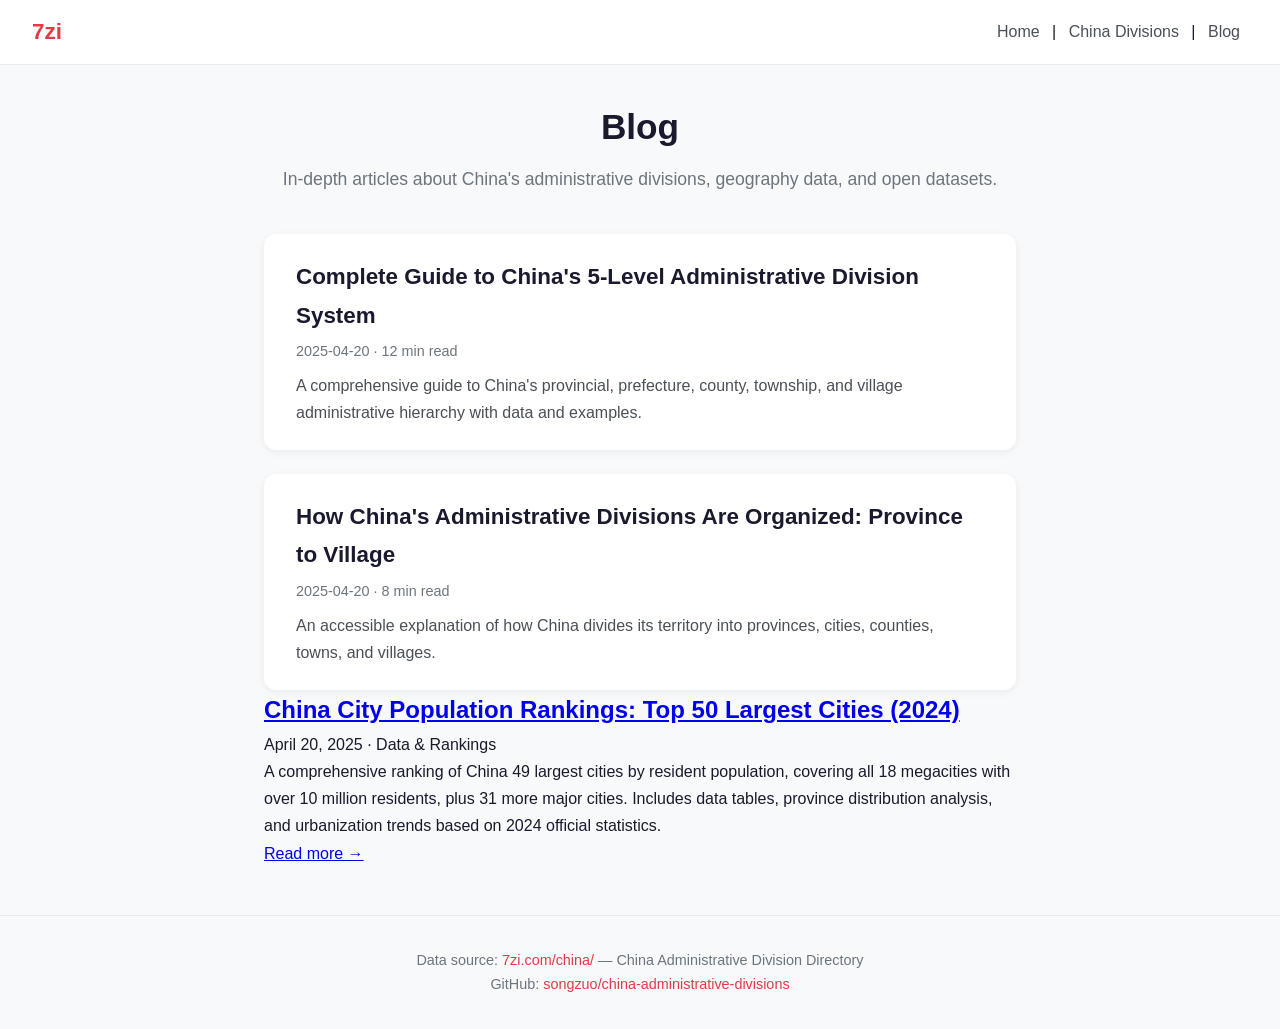
<file: index.html>
<!DOCTYPE html>
<html lang="en">
<head>
  <meta charset="UTF-8">
  <meta name="viewport" content="width=device-width, initial-scale=1.0">
  <title>Blog - China Administrative Divisions | 7zi</title>
  <meta name="description" content="Articles about China's administrative division system, geography data, and open datasets.">
  <link rel="canonical" href="https://7zi.com/blog/">
  <meta property="og:title" content="Blog - China Administrative Divisions">
  <meta property="og:description" content="Articles about China's administrative division system, geography data, and open datasets.">
  <meta property="og:type" content="website">
  <meta property="og:url" content="https://7zi.com/blog/">
  <link rel="stylesheet" href="./style.css">
</head>
<body>
  <nav>
    <div class="nav-brand"><a href="https://7zi.com/">7zi</a></div>
    <div class="nav-links">
      <a href="https://7zi.com/">Home</a> | <a href="https://7zi.com/china/">China Divisions</a> | <a href="./index.html">Blog</a>
    </div>
  </nav>
  <main>
    <header class="page-header">
      <h1>Blog</h1>
      <p>In-depth articles about China's administrative divisions, geography data, and open datasets.</p>
    </header>
    <section class="articles">
      
      <article class="card">
        <h2><a href="china-administrative-divisions-guide.html">Complete Guide to China's 5-Level Administrative Division System</a></h2>
        <p class="meta">2025-04-20 &middot; 12 min read</p>
        <p>A comprehensive guide to China's provincial, prefecture, county, township, and village administrative hierarchy with data and examples.</p>
      </article>
      <article class="card">
        <h2><a href="china-admin-divisions-explained.html">How China's Administrative Divisions Are Organized: Province to Village</a></h2>
        <p class="meta">2025-04-20 &middot; 8 min read</p>
        <p>An accessible explanation of how China divides its territory into provinces, cities, counties, towns, and villages.</p>
      </article>
    </section>
  
  <article>
    <h2><a href="china-city-population-rankings.html">China City Population Rankings: Top 50 Largest Cities (2024)</a></h2>
    <p class="meta">April 20, 2025 &middot; Data &amp; Rankings</p>
    <p>A comprehensive ranking of China 49 largest cities by resident population, covering all 18 megacities with over 10 million residents, plus 31 more major cities. Includes data tables, province distribution analysis, and urbanization trends based on 2024 official statistics.</p>
    <p><a href="china-city-population-rankings.html">Read more &rarr;</a></p>
  </article>

  </main>
  <footer>
    <p>Data source: <a href="https://7zi.com/china/">7zi.com/china/</a> — China Administrative Division Directory</p>
    <p>GitHub: <a href="https://github.com/songzuo/china-administrative-divisions">songzuo/china-administrative-divisions</a></p>
  </footer>
</body>
</html>
</file>
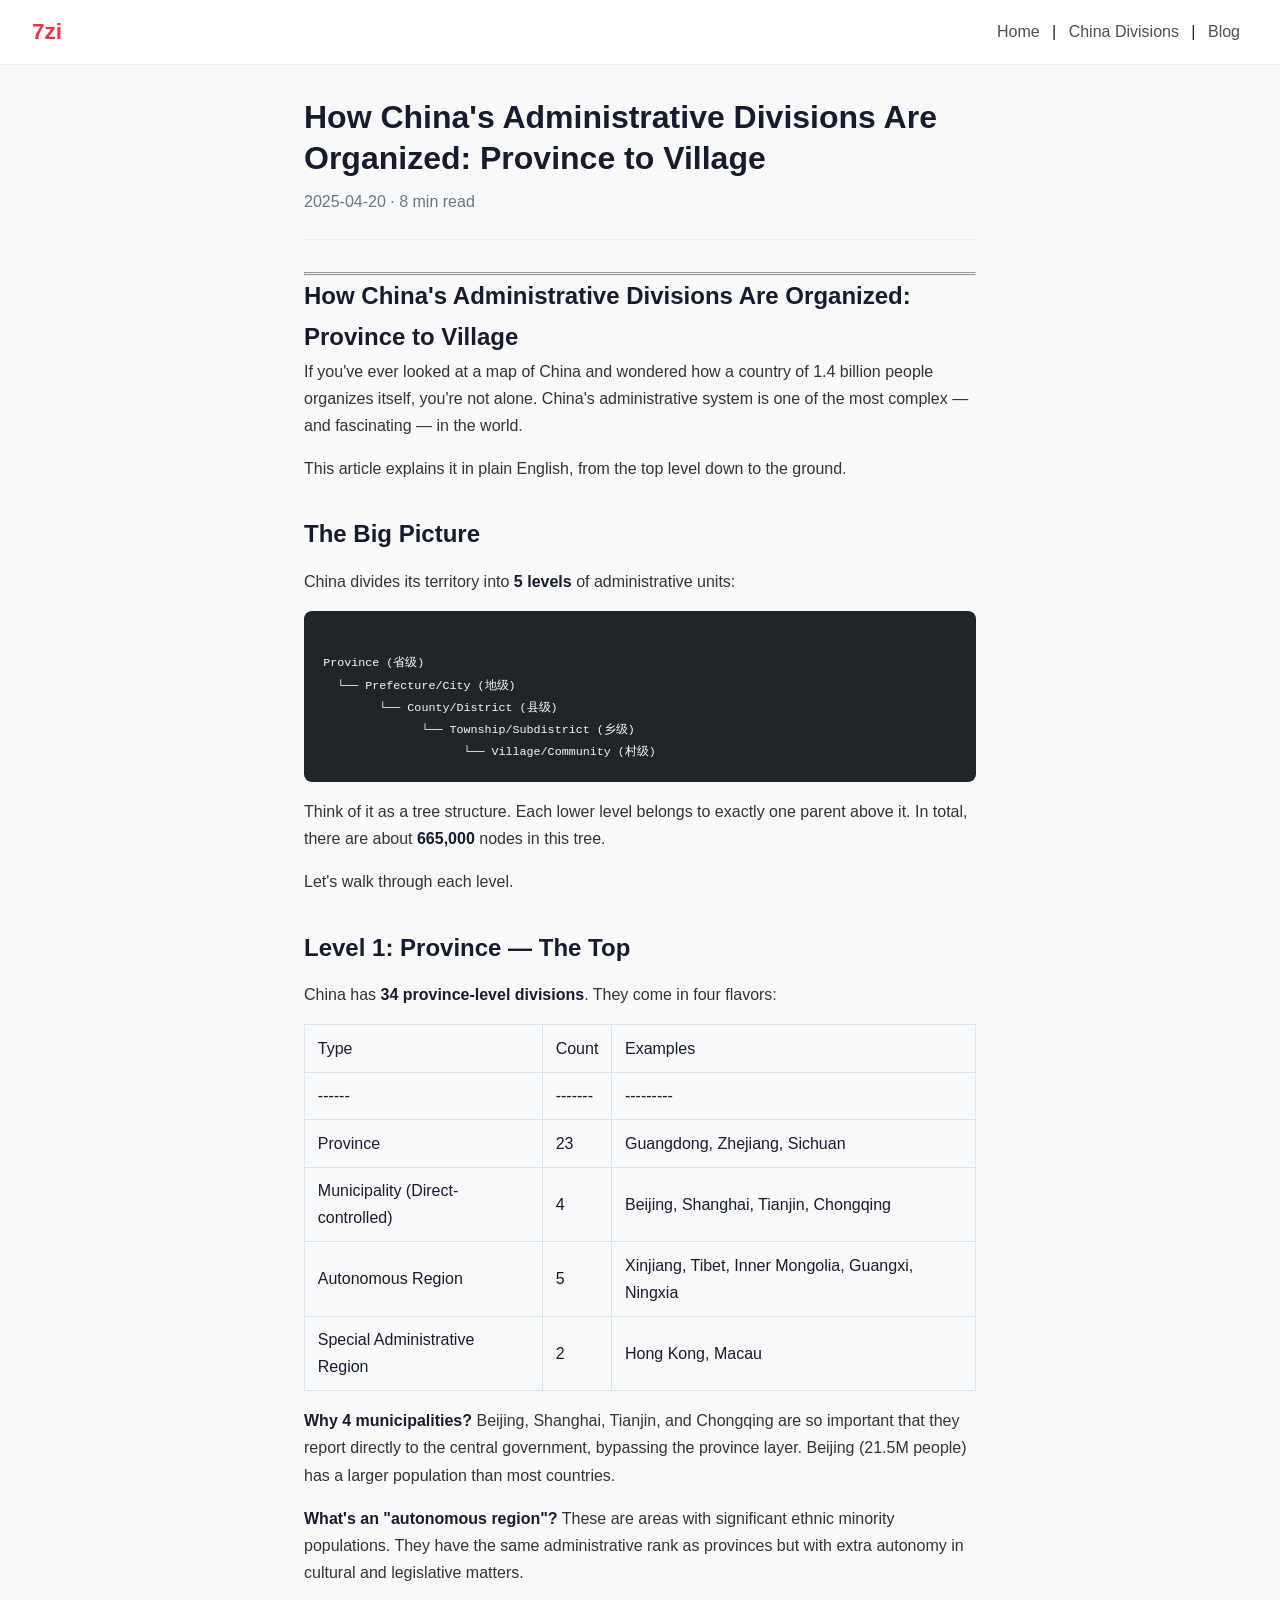
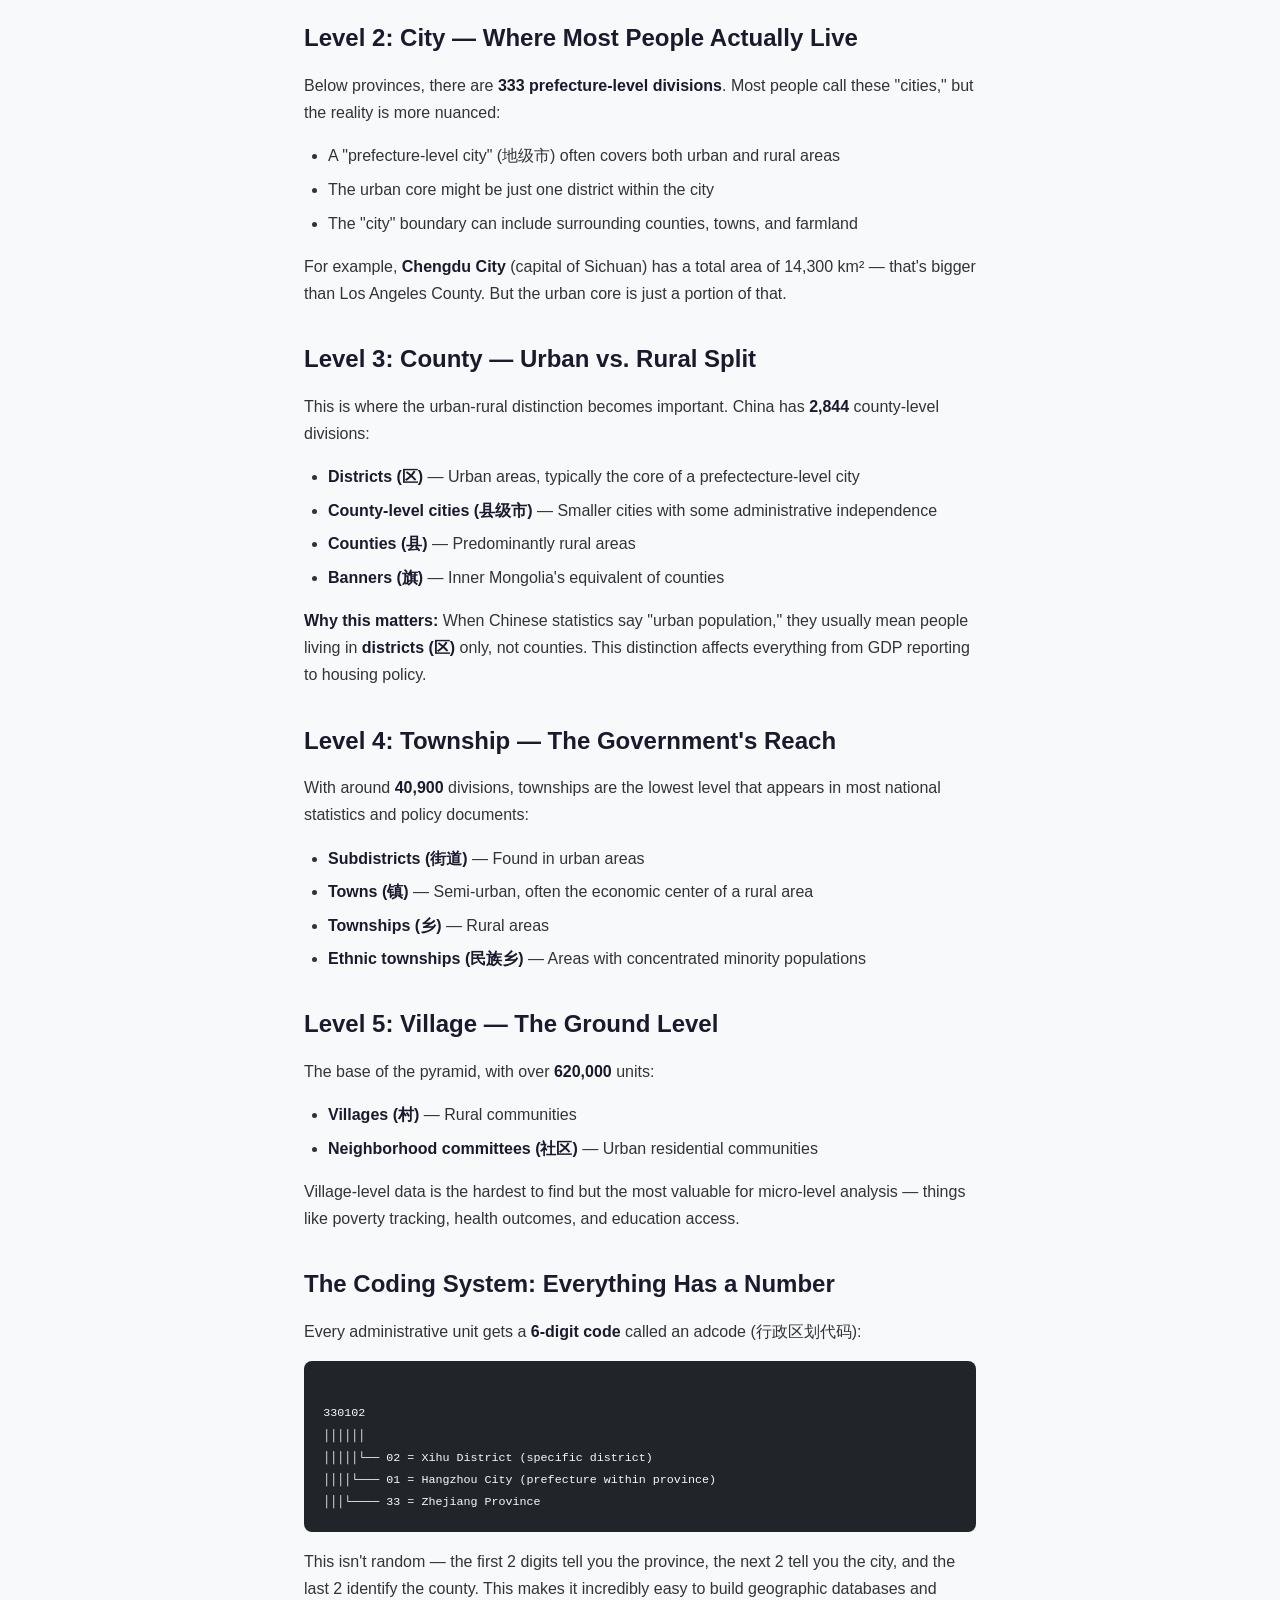
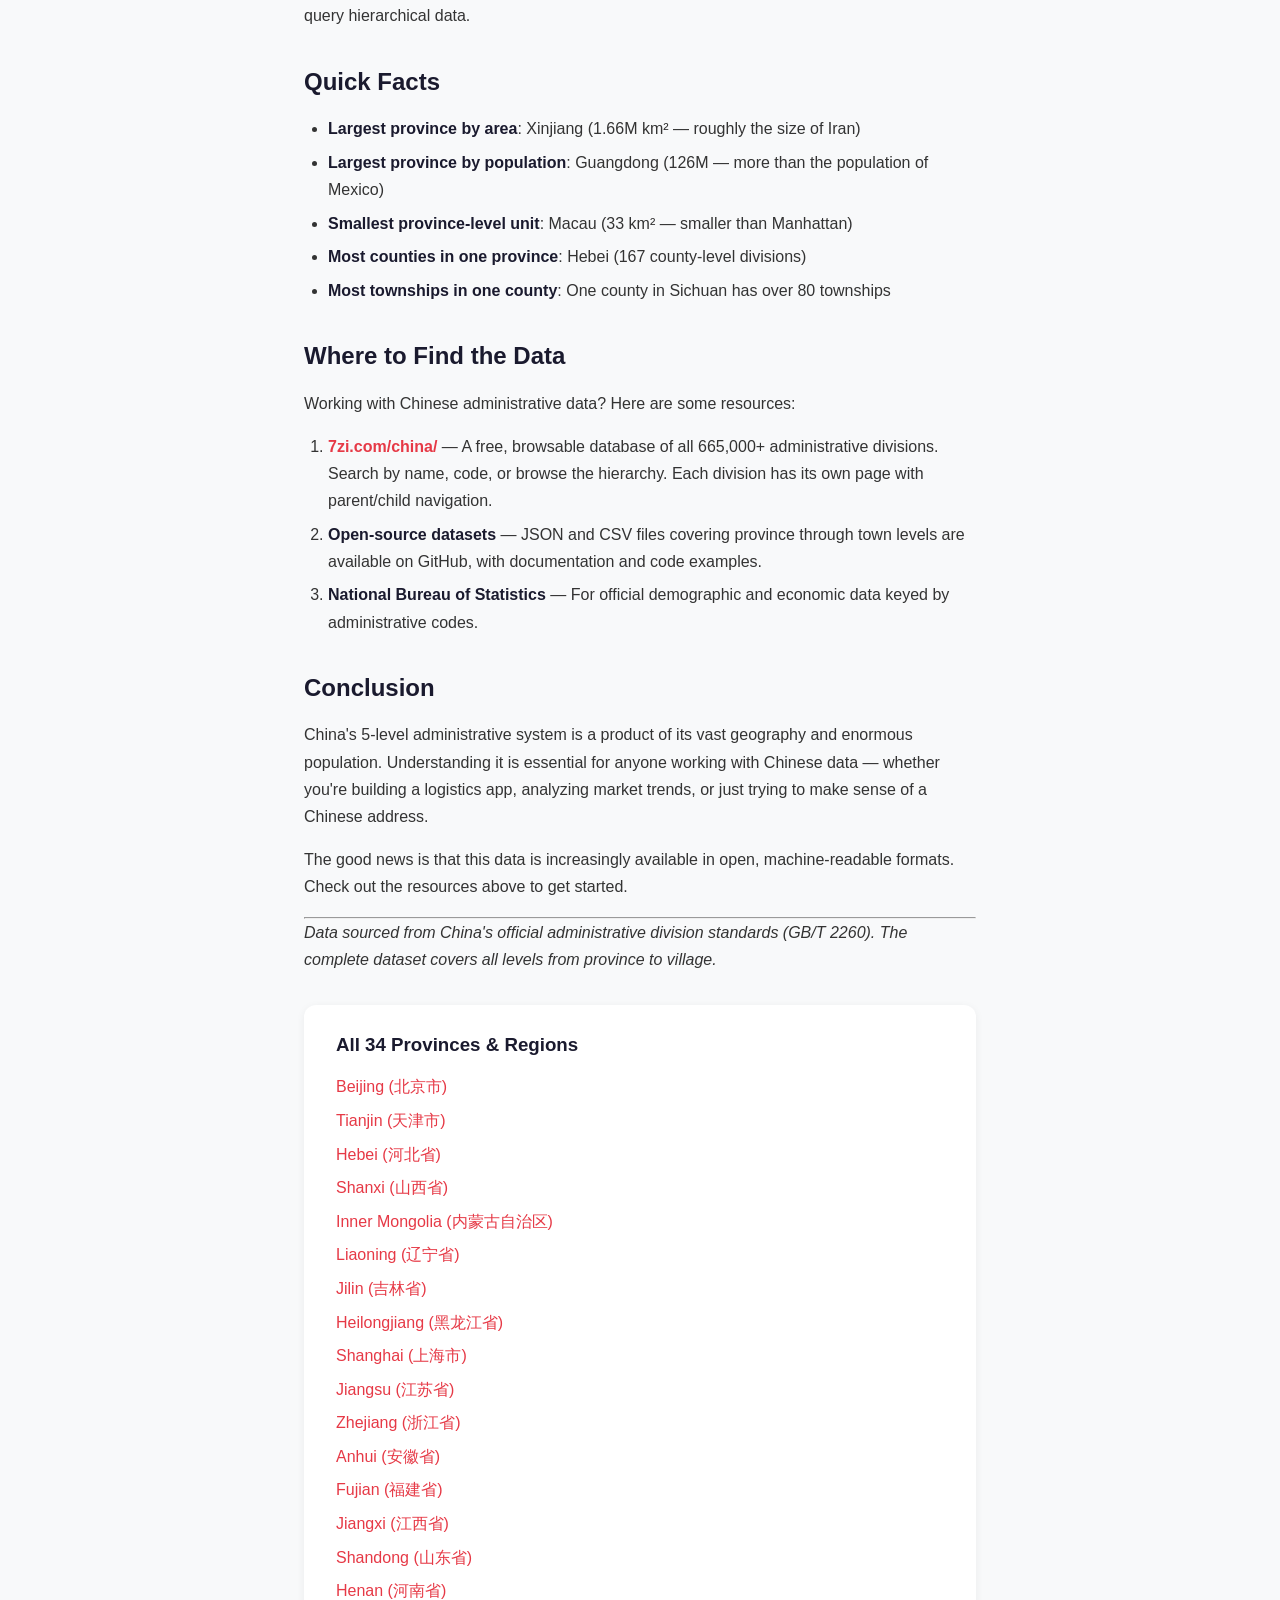
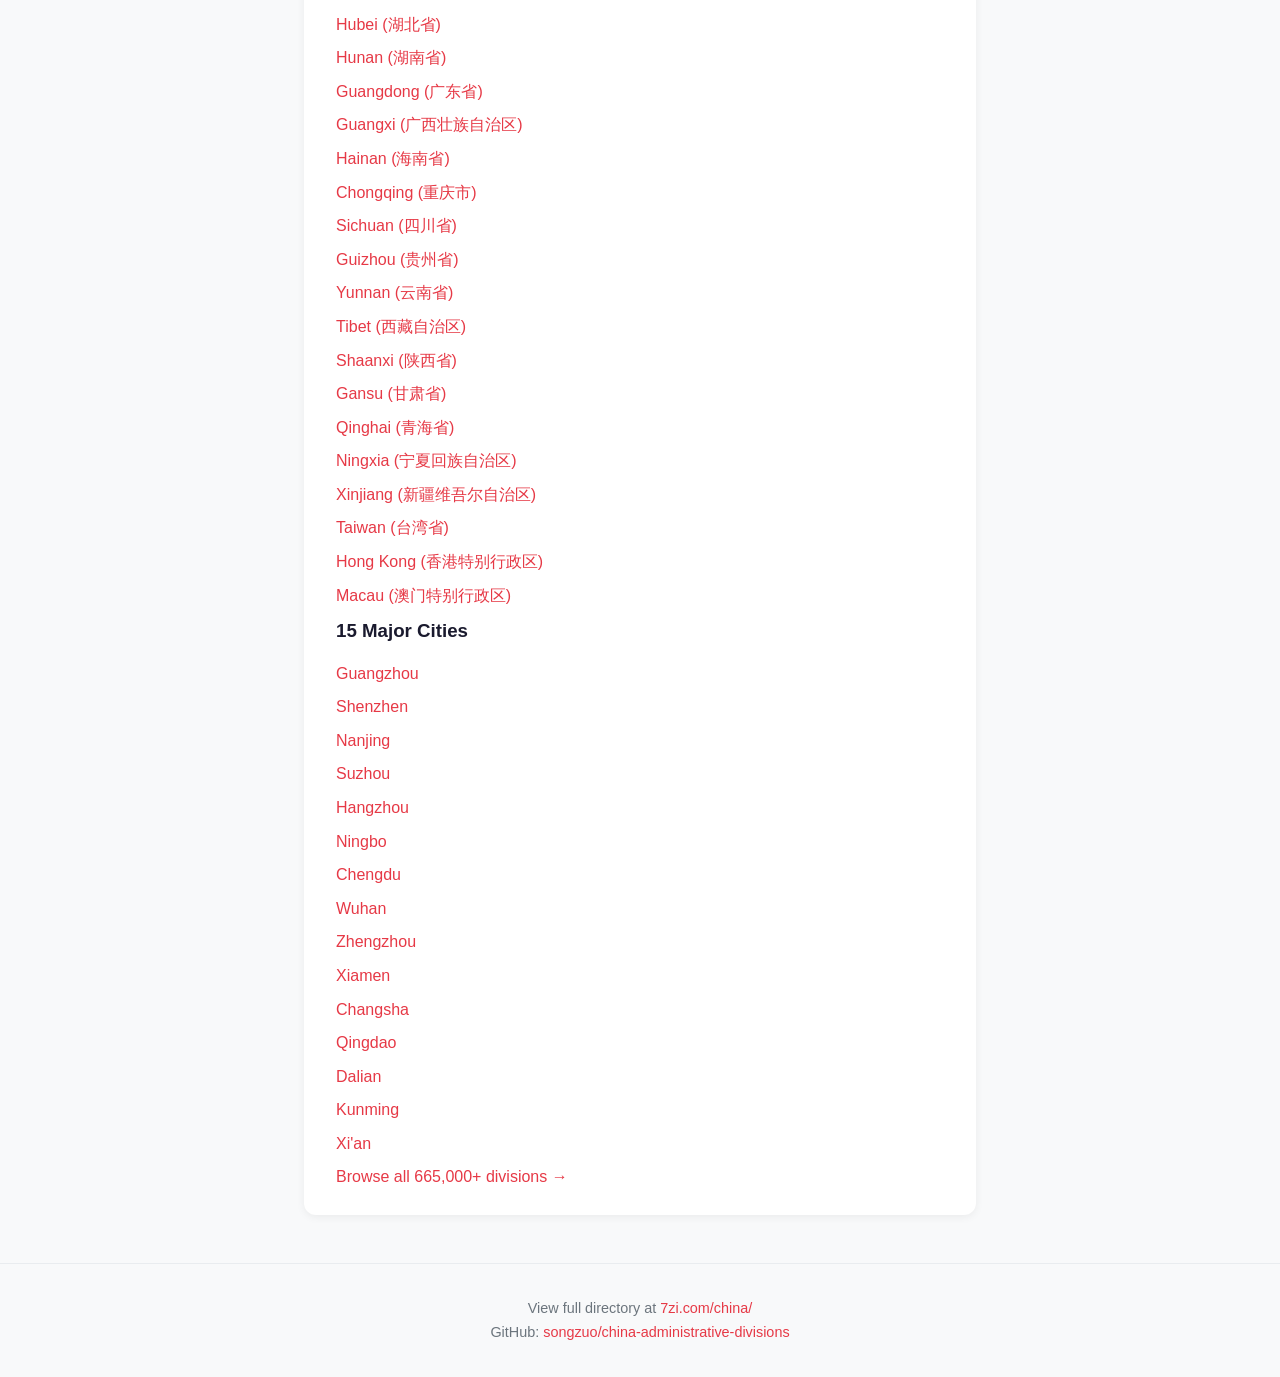
<file: china-admin-divisions-explained.html>
<!DOCTYPE html>
<html lang="en">
<head>
  <meta charset="UTF-8">
  <meta name="viewport" content="width=device-width, initial-scale=1.0">
  <title>How China's Administrative Divisions Are Organized: Province to Village | 7zi Blog</title>
  <meta name="description" content="An accessible explanation of how China divides its territory into provinces, cities, counties, towns, and villages.">
  <link rel="canonical" href="https://songzuo.github.io/china-admin-divisions-explained.html">
  <meta property="og:title" content="How China's Administrative Divisions Are Organized: Province to Village">
  <meta property="og:description" content="An accessible explanation of how China divides its territory into provinces, cities, counties, towns, and villages.">
  <meta property="og:type" content="article">
  <meta property="og:url" content="https://songzuo.github.io/china-admin-divisions-explained.html">
  <script type="application/ld+json">{
  "@context": "https://schema.org",
  "@type": "Article",
  "headline": "How China's Administrative Divisions Are Organized: Province to Village",
  "description": "An accessible explanation of how China divides its territory into provinces, cities, counties, towns, and villages.",
  "datePublished": "2025-04-20",
  "author": {
    "@type": "Organization",
    "name": "7zi",
    "url": "https://7zi.com/"
  },
  "publisher": {
    "@type": "Organization",
    "name": "7zi",
    "url": "https://7zi.com/"
  },
  "mainEntityOfPage": "https://songzuo.github.io/china-admin-divisions-explained.html",
  "url": "https://songzuo.github.io/china-admin-divisions-explained.html"
}</script>
  <link rel="stylesheet" href="./style.css">
</head>
<body>
  <nav>
    <div class="nav-brand"><a href="https://7zi.com/">7zi</a></div>
    <div class="nav-links">
      <a href="https://7zi.com/">Home</a> | <a href="https://7zi.com/china/">China Divisions</a> | <a href="./index.html">Blog</a>
    </div>
  </nav>
  <main class="article-page">
    <article>
      <header>
        <h1>How China's Administrative Divisions Are Organized: Province to Village</h1>
        <p class="meta">2025-04-20 &middot; 8 min read</p>
      </header>
      <div class="article-body">
        <hr>
<hr>

<h1>How China's Administrative Divisions Are Organized: Province to Village</h1>

<p>If you've ever looked at a map of China and wondered how a country of 1.4 billion people organizes itself, you're not alone. China's administrative system is one of the most complex — and fascinating — in the world.</p>

<p>This article explains it in plain English, from the top level down to the ground.</p>

<h2>The Big Picture</h2>

<p>China divides its territory into <strong>5 levels</strong> of administrative units:</p>

<pre><code class="language-">
Province (省级)
  └── Prefecture/City (地级)
        └── County/District (县级)
              └── Township/Subdistrict (乡级)
                    └── Village/Community (村级)
</code></pre>

<p>Think of it as a tree structure. Each lower level belongs to exactly one parent above it. In total, there are about <strong>665,000</strong> nodes in this tree.</p>

<p>Let's walk through each level.</p>

<h2>Level 1: Province — The Top</h2>

<p>China has <strong>34 province-level divisions</strong>. They come in four flavors:</p>

<table>
<tr><td>Type</td><td>Count</td><td>Examples</td></tr>
<tr><td>------</td><td>-------</td><td>---------</td></tr>
<tr><td>Province</td><td>23</td><td>Guangdong, Zhejiang, Sichuan</td></tr>
<tr><td>Municipality (Direct-controlled)</td><td>4</td><td>Beijing, Shanghai, Tianjin, Chongqing</td></tr>
<tr><td>Autonomous Region</td><td>5</td><td>Xinjiang, Tibet, Inner Mongolia, Guangxi, Ningxia</td></tr>
<tr><td>Special Administrative Region</td><td>2</td><td>Hong Kong, Macau</td></tr>
</table>

<p><strong>Why 4 municipalities?</strong> Beijing, Shanghai, Tianjin, and Chongqing are so important that they report directly to the central government, bypassing the province layer. Beijing (21.5M people) has a larger population than most countries.</p>

<p><strong>What's an "autonomous region"?</strong> These are areas with significant ethnic minority populations. They have the same administrative rank as provinces but with extra autonomy in cultural and legislative matters.</p>

<h2>Level 2: City — Where Most People Actually Live</h2>

<p>Below provinces, there are <strong>333 prefecture-level divisions</strong>. Most people call these "cities," but the reality is more nuanced:</p>

<ul>
<li>A "prefecture-level city" (地级市) often covers both urban and rural areas</li>
<li>The urban core might be just one district within the city</li>
<li>The "city" boundary can include surrounding counties, towns, and farmland</li>

</ul>
<p>For example, <strong>Chengdu City</strong> (capital of Sichuan) has a total area of 14,300 km² — that's bigger than Los Angeles County. But the urban core is just a portion of that.</p>

<h2>Level 3: County — Urban vs. Rural Split</h2>

<p>This is where the urban-rural distinction becomes important. China has <strong>2,844</strong> county-level divisions:</p>

<ul>
<li><strong>Districts (区)</strong> — Urban areas, typically the core of a prefectecture-level city</li>
<li><strong>County-level cities (县级市)</strong> — Smaller cities with some administrative independence</li>
<li><strong>Counties (县)</strong> — Predominantly rural areas</li>
<li><strong>Banners (旗)</strong> — Inner Mongolia's equivalent of counties</li>

</ul>
<p><strong>Why this matters:</strong> When Chinese statistics say "urban population," they usually mean people living in <strong>districts (区)</strong> only, not counties. This distinction affects everything from GDP reporting to housing policy.</p>

<h2>Level 4: Township — The Government's Reach</h2>

<p>With around <strong>40,900</strong> divisions, townships are the lowest level that appears in most national statistics and policy documents:</p>

<ul>
<li><strong>Subdistricts (街道)</strong> — Found in urban areas</li>
<li><strong>Towns (镇)</strong> — Semi-urban, often the economic center of a rural area</li>
<li><strong>Townships (乡)</strong> — Rural areas</li>
<li><strong>Ethnic townships (民族乡)</strong> — Areas with concentrated minority populations</li>

</ul>
<h2>Level 5: Village — The Ground Level</h2>

<p>The base of the pyramid, with over <strong>620,000</strong> units:</p>

<ul>
<li><strong>Villages (村)</strong> — Rural communities</li>
<li><strong>Neighborhood committees (社区)</strong> — Urban residential communities</li>

</ul>
<p>Village-level data is the hardest to find but the most valuable for micro-level analysis — things like poverty tracking, health outcomes, and education access.</p>

<h2>The Coding System: Everything Has a Number</h2>

<p>Every administrative unit gets a <strong>6-digit code</strong> called an adcode (行政区划代码):</p>

<pre><code class="language-">
330102
││││││
│││││└── 02 = Xihu District (specific district)
││││└─── 01 = Hangzhou City (prefecture within province)
│││└──── 33 = Zhejiang Province
</code></pre>

<p>This isn't random — the first 2 digits tell you the province, the next 2 tell you the city, and the last 2 identify the county. This makes it incredibly easy to build geographic databases and query hierarchical data.</p>

<h2>Quick Facts</h2>

<ul>
<li><strong>Largest province by area</strong>: Xinjiang (1.66M km² — roughly the size of Iran)</li>
<li><strong>Largest province by population</strong>: Guangdong (126M — more than the population of Mexico)</li>
<li><strong>Smallest province-level unit</strong>: Macau (33 km² — smaller than Manhattan)</li>
<li><strong>Most counties in one province</strong>: Hebei (167 county-level divisions)</li>
<li><strong>Most townships in one county</strong>: One county in Sichuan has over 80 townships</li>

</ul>
<h2>Where to Find the Data</h2>

<p>Working with Chinese administrative data? Here are some resources:</p>

<ol>
<li><strong><a href="https://7zi.com/china/">7zi.com/china/</a></strong> — A free, browsable database of all 665,000+ administrative divisions. Search by name, code, or browse the hierarchy. Each division has its own page with parent/child navigation.</li>

<li><strong>Open-source datasets</strong> — JSON and CSV files covering province through town levels are available on GitHub, with documentation and code examples.</li>

<li><strong>National Bureau of Statistics</strong> — For official demographic and economic data keyed by administrative codes.</li>

</ol>
<h2>Conclusion</h2>

<p>China's 5-level administrative system is a product of its vast geography and enormous population. Understanding it is essential for anyone working with Chinese data — whether you're building a logistics app, analyzing market trends, or just trying to make sense of a Chinese address.</p>

<p>The good news is that this data is increasingly available in open, machine-readable formats. Check out the resources above to get started.</p>

<hr>

<p><em>Data sourced from China's official administrative division standards (GB/T 2260). The complete dataset covers all levels from province to village.</em></p>

      </div>
    </article>
    
    <aside class="related-links">
      <h3>All 34 Provinces &amp; Regions</h3>
      <ul>
        <li><a href="https://7zi.com/china/beijing.html">Beijing (北京市)</a></li>
        <li><a href="https://7zi.com/china/tianjin.html">Tianjin (天津市)</a></li>
        <li><a href="https://7zi.com/china/hebei.html">Hebei (河北省)</a></li>
        <li><a href="https://7zi.com/china/shanxi.html">Shanxi (山西省)</a></li>
        <li><a href="https://7zi.com/china/inner-mongolia.html">Inner Mongolia (内蒙古自治区)</a></li>
        <li><a href="https://7zi.com/china/liaoning.html">Liaoning (辽宁省)</a></li>
        <li><a href="https://7zi.com/china/jilin.html">Jilin (吉林省)</a></li>
        <li><a href="https://7zi.com/china/heilongjiang.html">Heilongjiang (黑龙江省)</a></li>
        <li><a href="https://7zi.com/china/shanghai.html">Shanghai (上海市)</a></li>
        <li><a href="https://7zi.com/china/jiangsu.html">Jiangsu (江苏省)</a></li>
        <li><a href="https://7zi.com/china/zhejiang.html">Zhejiang (浙江省)</a></li>
        <li><a href="https://7zi.com/china/anhui.html">Anhui (安徽省)</a></li>
        <li><a href="https://7zi.com/china/fujian.html">Fujian (福建省)</a></li>
        <li><a href="https://7zi.com/china/jiangxi.html">Jiangxi (江西省)</a></li>
        <li><a href="https://7zi.com/china/shandong.html">Shandong (山东省)</a></li>
        <li><a href="https://7zi.com/china/henan.html">Henan (河南省)</a></li>
        <li><a href="https://7zi.com/china/hubei.html">Hubei (湖北省)</a></li>
        <li><a href="https://7zi.com/china/hunan.html">Hunan (湖南省)</a></li>
        <li><a href="https://7zi.com/china/guangdong.html">Guangdong (广东省)</a></li>
        <li><a href="https://7zi.com/china/guangxi.html">Guangxi (广西壮族自治区)</a></li>
        <li><a href="https://7zi.com/china/hainan.html">Hainan (海南省)</a></li>
        <li><a href="https://7zi.com/china/chongqing.html">Chongqing (重庆市)</a></li>
        <li><a href="https://7zi.com/china/sichuan.html">Sichuan (四川省)</a></li>
        <li><a href="https://7zi.com/china/guizhou.html">Guizhou (贵州省)</a></li>
        <li><a href="https://7zi.com/china/yunnan.html">Yunnan (云南省)</a></li>
        <li><a href="https://7zi.com/china/tibet.html">Tibet (西藏自治区)</a></li>
        <li><a href="https://7zi.com/china/shaanxi.html">Shaanxi (陕西省)</a></li>
        <li><a href="https://7zi.com/china/gansu.html">Gansu (甘肃省)</a></li>
        <li><a href="https://7zi.com/china/qinghai.html">Qinghai (青海省)</a></li>
        <li><a href="https://7zi.com/china/ningxia.html">Ningxia (宁夏回族自治区)</a></li>
        <li><a href="https://7zi.com/china/xinjiang.html">Xinjiang (新疆维吾尔自治区)</a></li>
        <li><a href="https://7zi.com/china/taiwan.html">Taiwan (台湾省)</a></li>
        <li><a href="https://7zi.com/china/hong-kong.html">Hong Kong (香港特别行政区)</a></li>
        <li><a href="https://7zi.com/china/macau.html">Macau (澳门特别行政区)</a></li>
      </ul>
      <h3>15 Major Cities</h3>
      <ul>
        <li><a href="https://7zi.com/china/guangdong/guangzhou.html">Guangzhou</a></li>
        <li><a href="https://7zi.com/china/guangdong/shenzhen.html">Shenzhen</a></li>
        <li><a href="https://7zi.com/china/jiangsu/nanjing.html">Nanjing</a></li>
        <li><a href="https://7zi.com/china/jiangsu/suzhou.html">Suzhou</a></li>
        <li><a href="https://7zi.com/china/zhejiang/hangzhou.html">Hangzhou</a></li>
        <li><a href="https://7zi.com/china/zhejiang/ningbo.html">Ningbo</a></li>
        <li><a href="https://7zi.com/china/sichuan/chengdu.html">Chengdu</a></li>
        <li><a href="https://7zi.com/china/hubei/wuhan.html">Wuhan</a></li>
        <li><a href="https://7zi.com/china/henan/zhengzhou.html">Zhengzhou</a></li>
        <li><a href="https://7zi.com/china/fujian/xiamen.html">Xiamen</a></li>
        <li><a href="https://7zi.com/china/hunan/changsha.html">Changsha</a></li>
        <li><a href="https://7zi.com/china/shandong/qingdao.html">Qingdao</a></li>
        <li><a href="https://7zi.com/china/liaoning/dalian.html">Dalian</a></li>
        <li><a href="https://7zi.com/china/yunnan/kunming.html">Kunming</a></li>
        <li><a href="https://7zi.com/china/shaanxi/xian.html">Xi'an</a></li>
      </ul>
      <p><a href="https://7zi.com/china/">Browse all 665,000+ divisions &rarr;</a></p>
    </aside>
  </main>
  <footer>
    <p>View full directory at <a href="https://7zi.com/china/">7zi.com/china/</a></p>
    <p>GitHub: <a href="https://github.com/songzuo/china-administrative-divisions">songzuo/china-administrative-divisions</a></p>
  </footer>
</body>
</html>
</file>
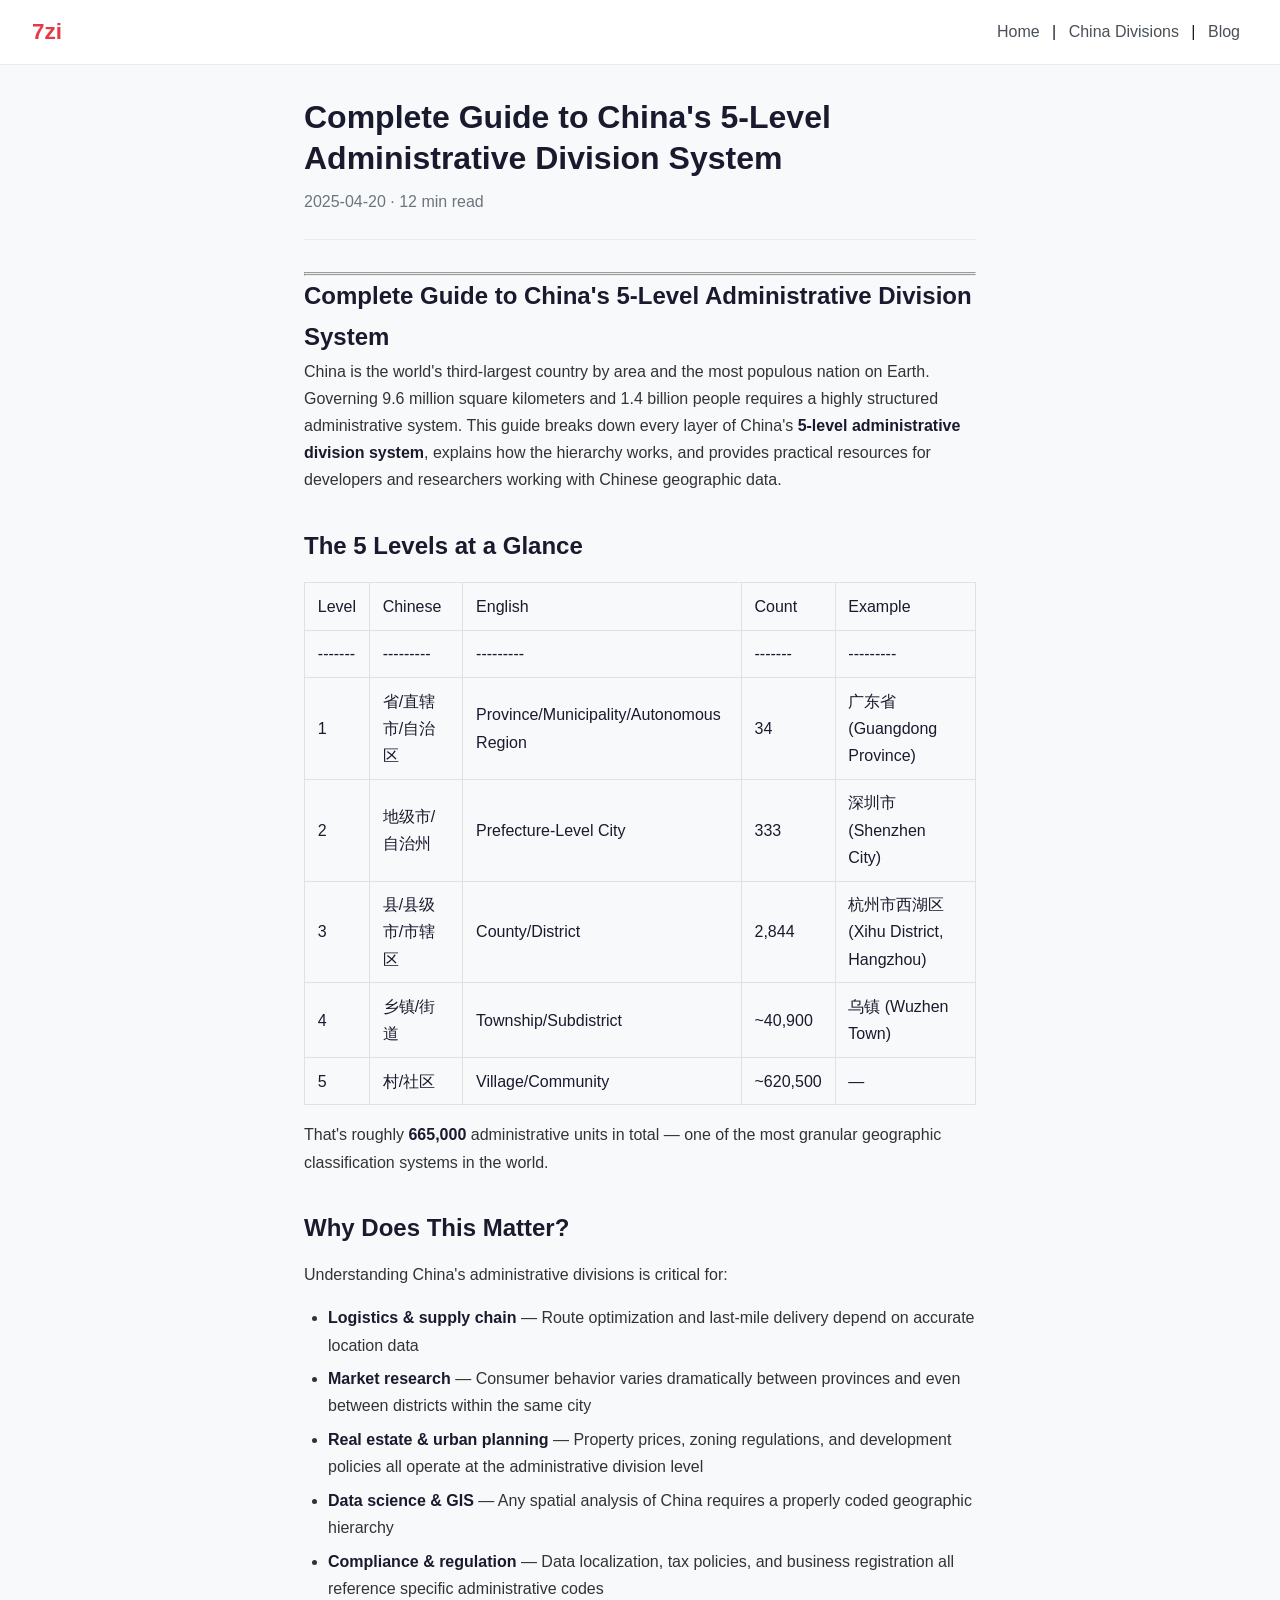
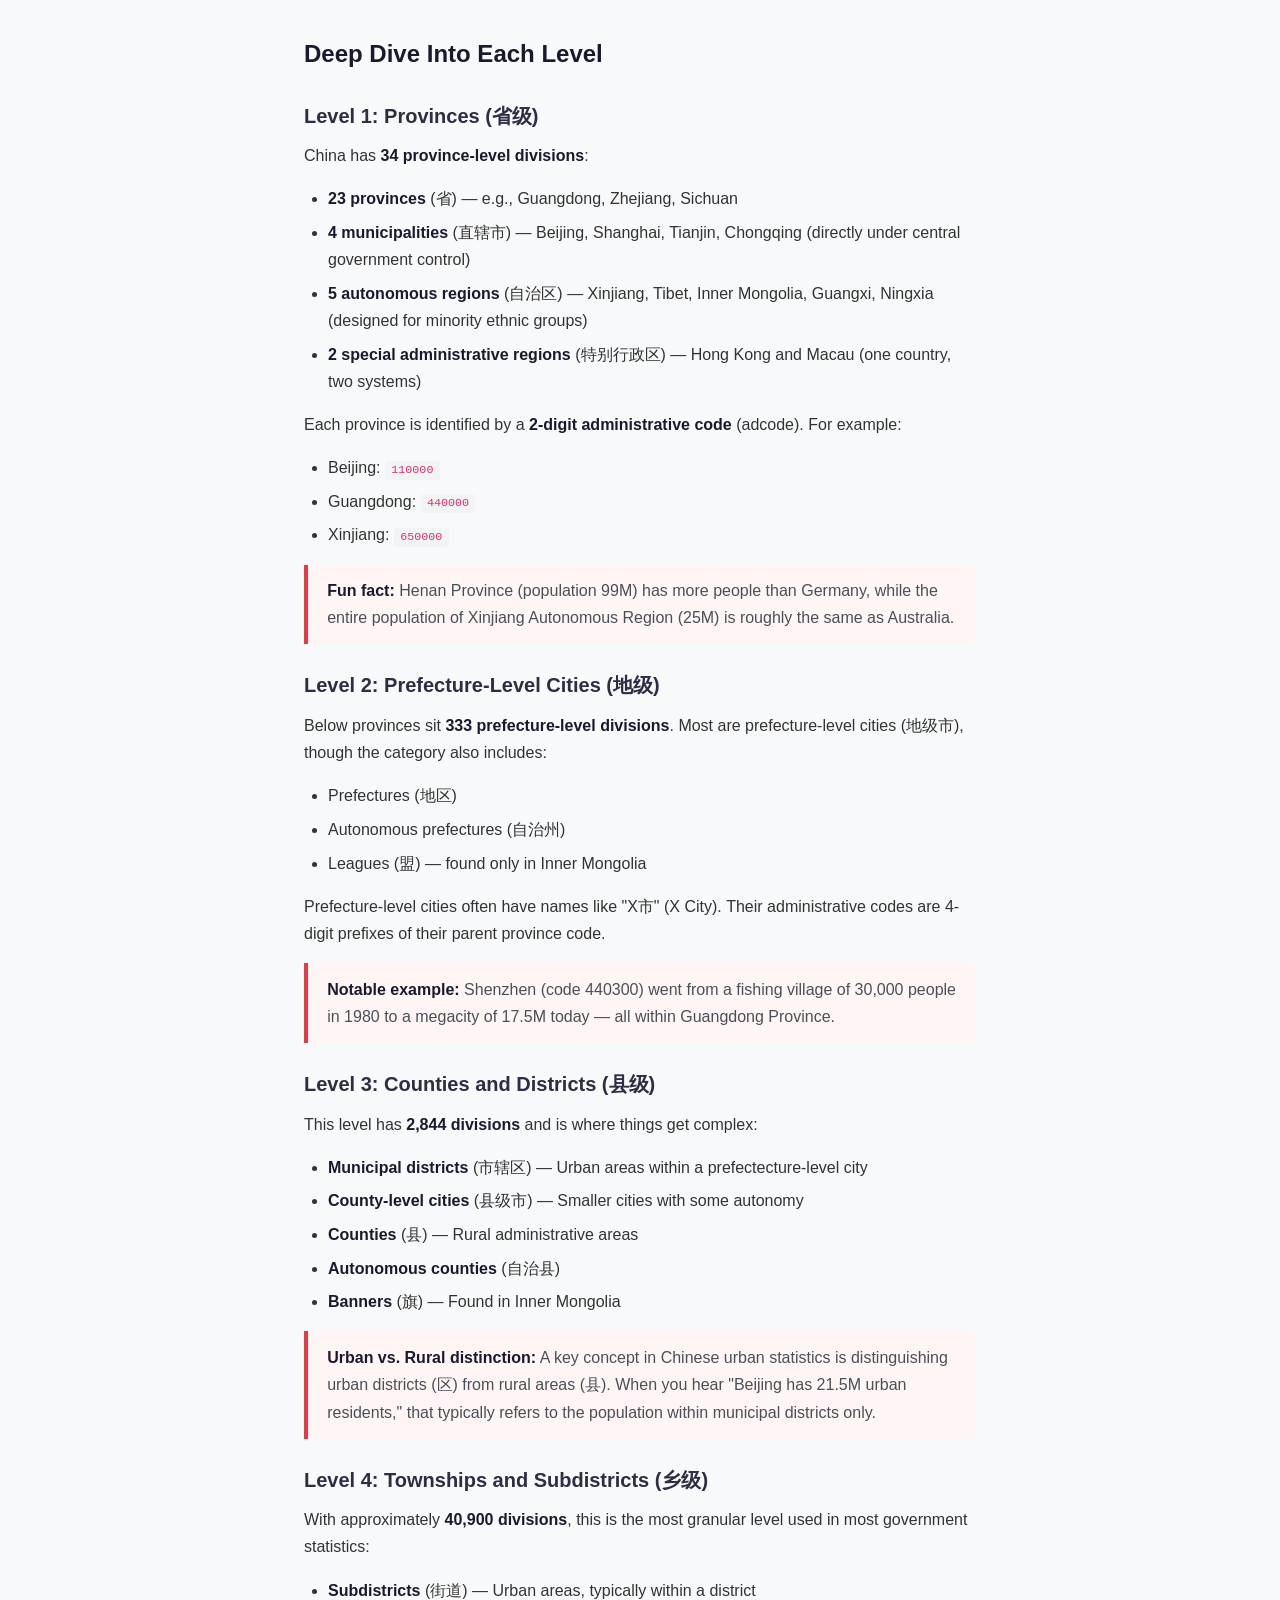
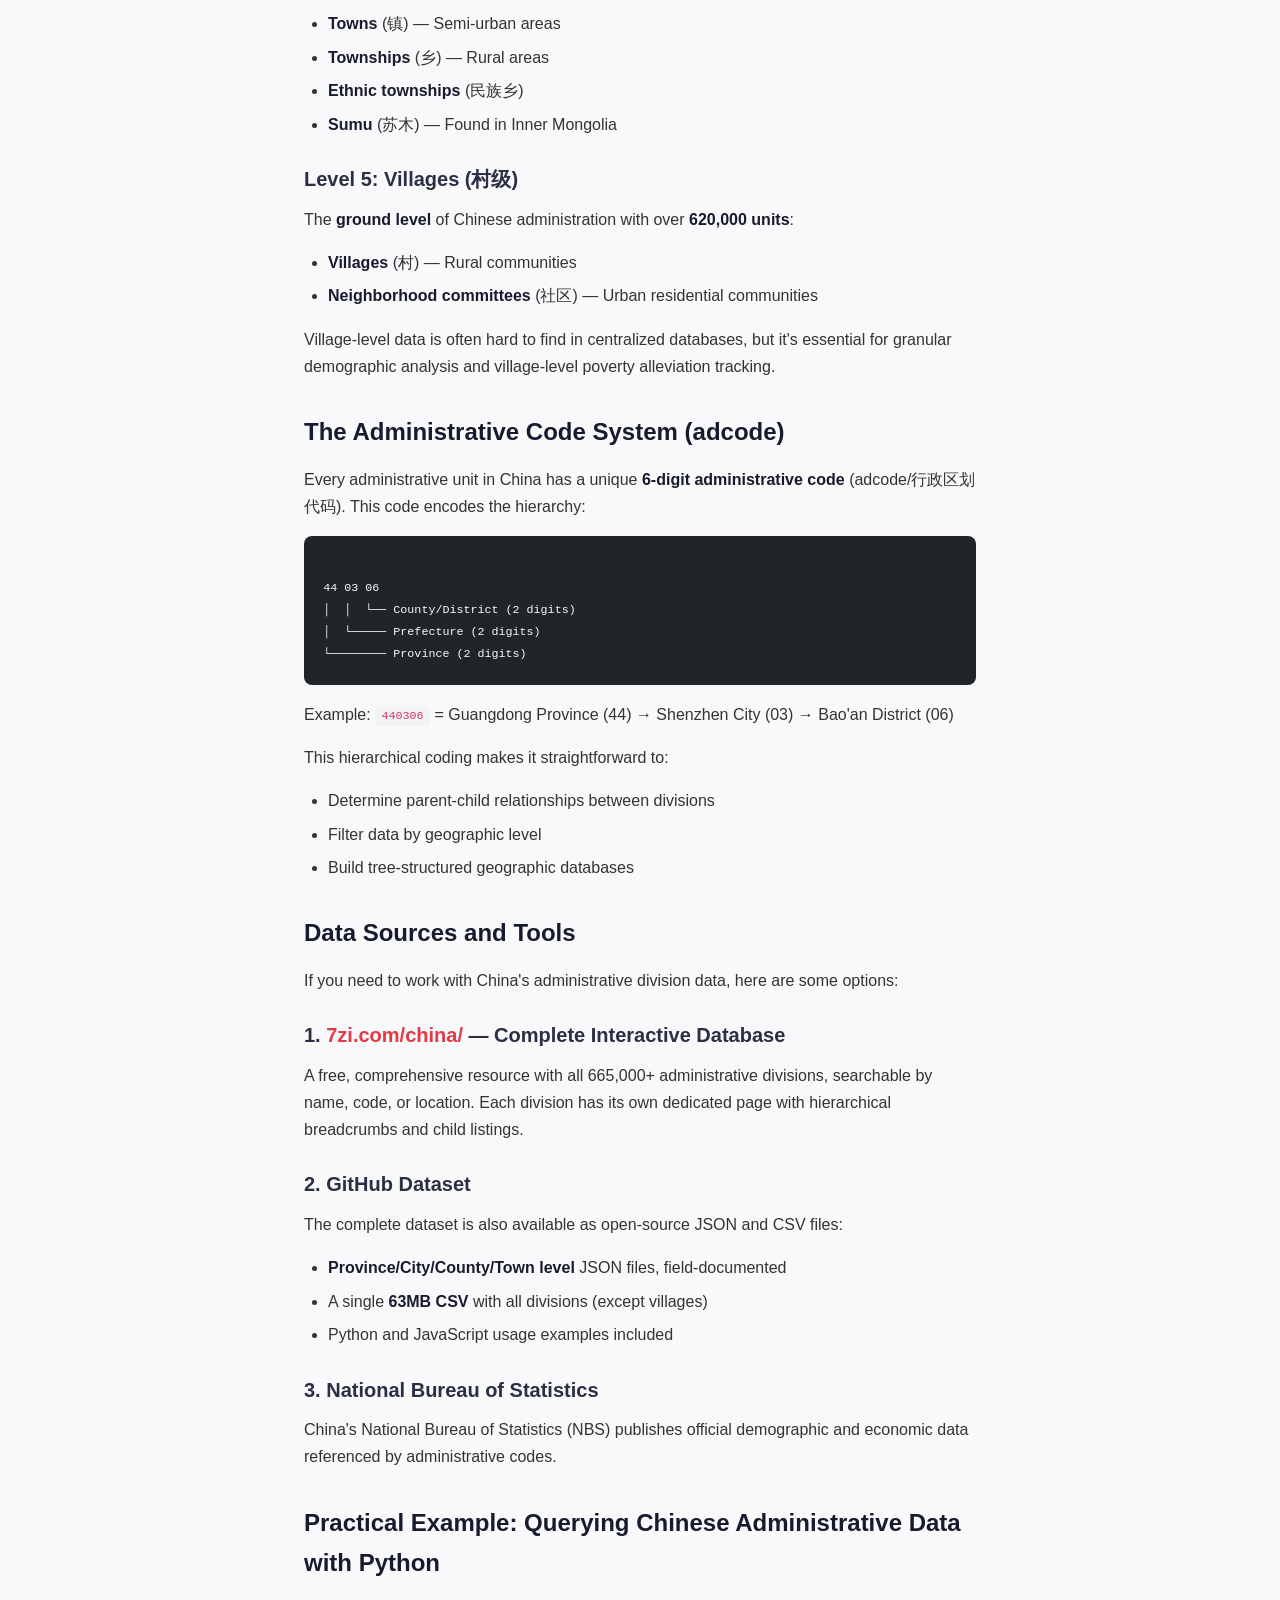
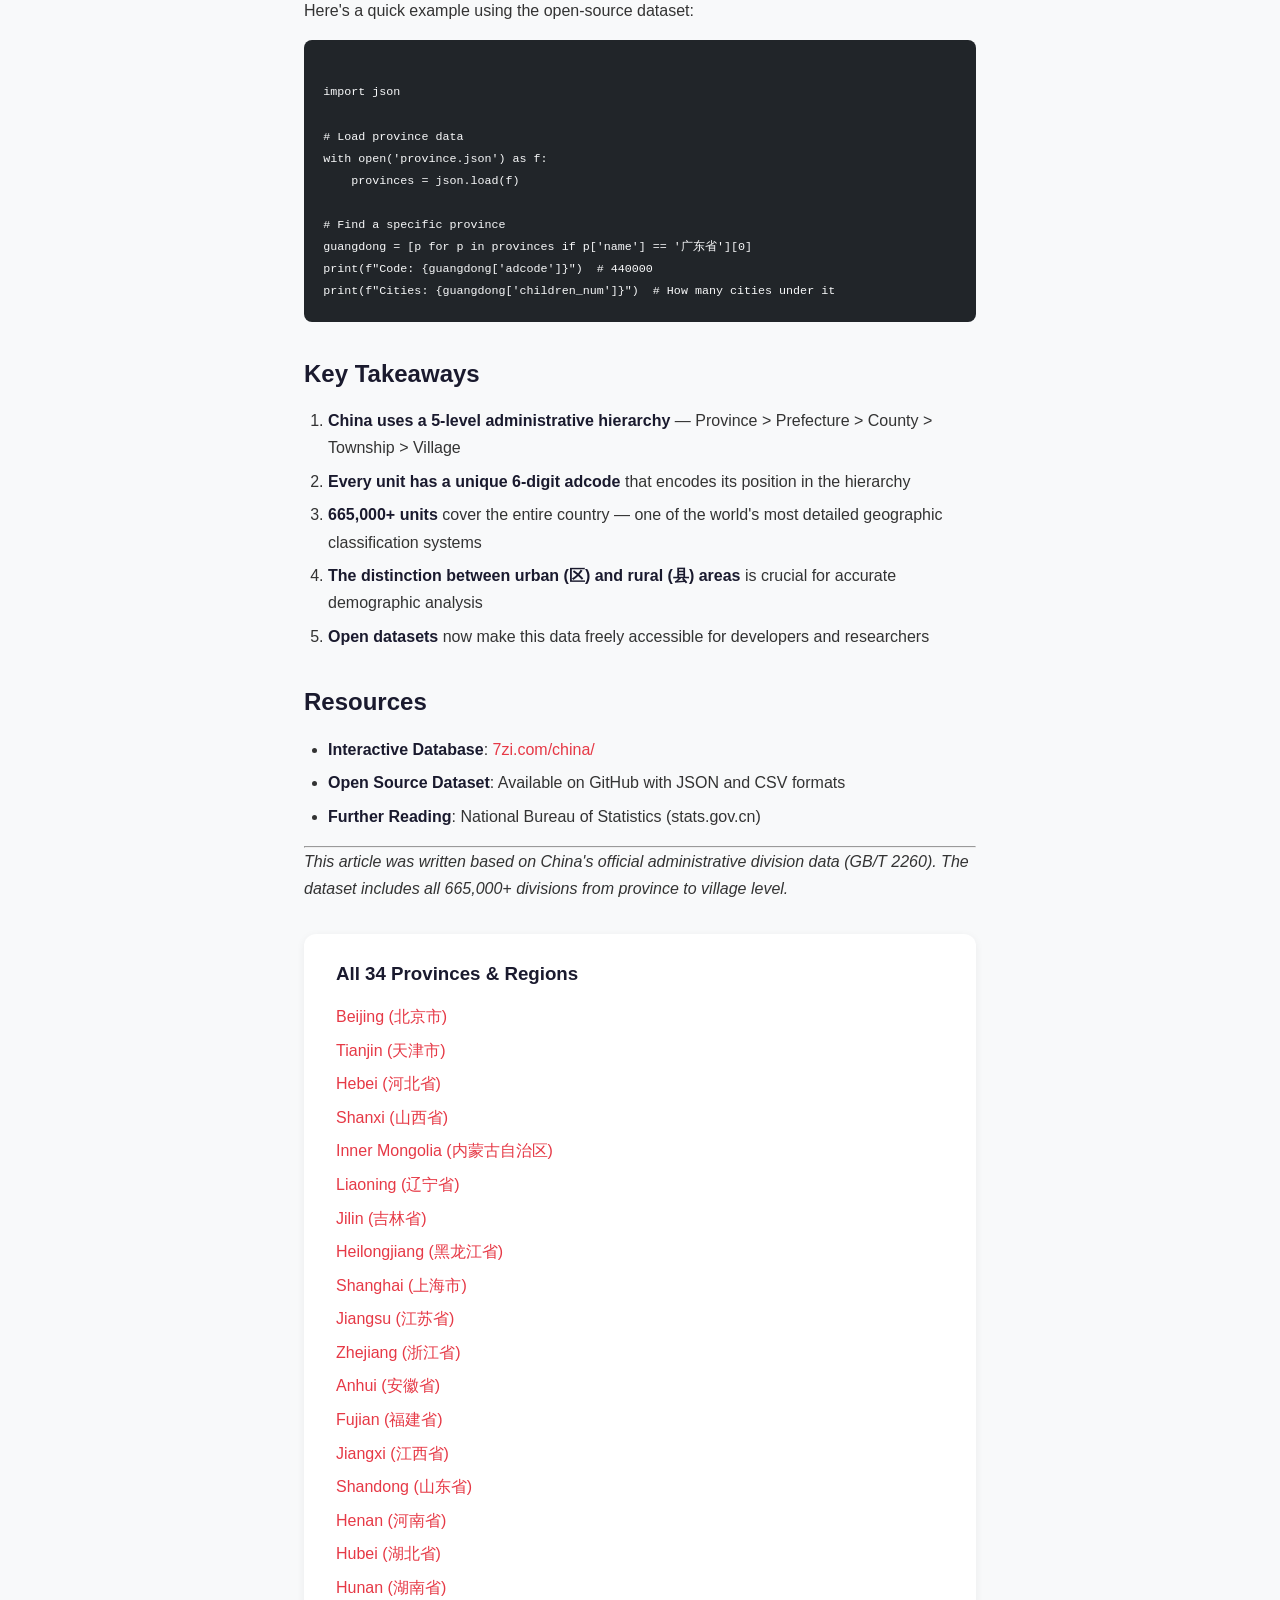
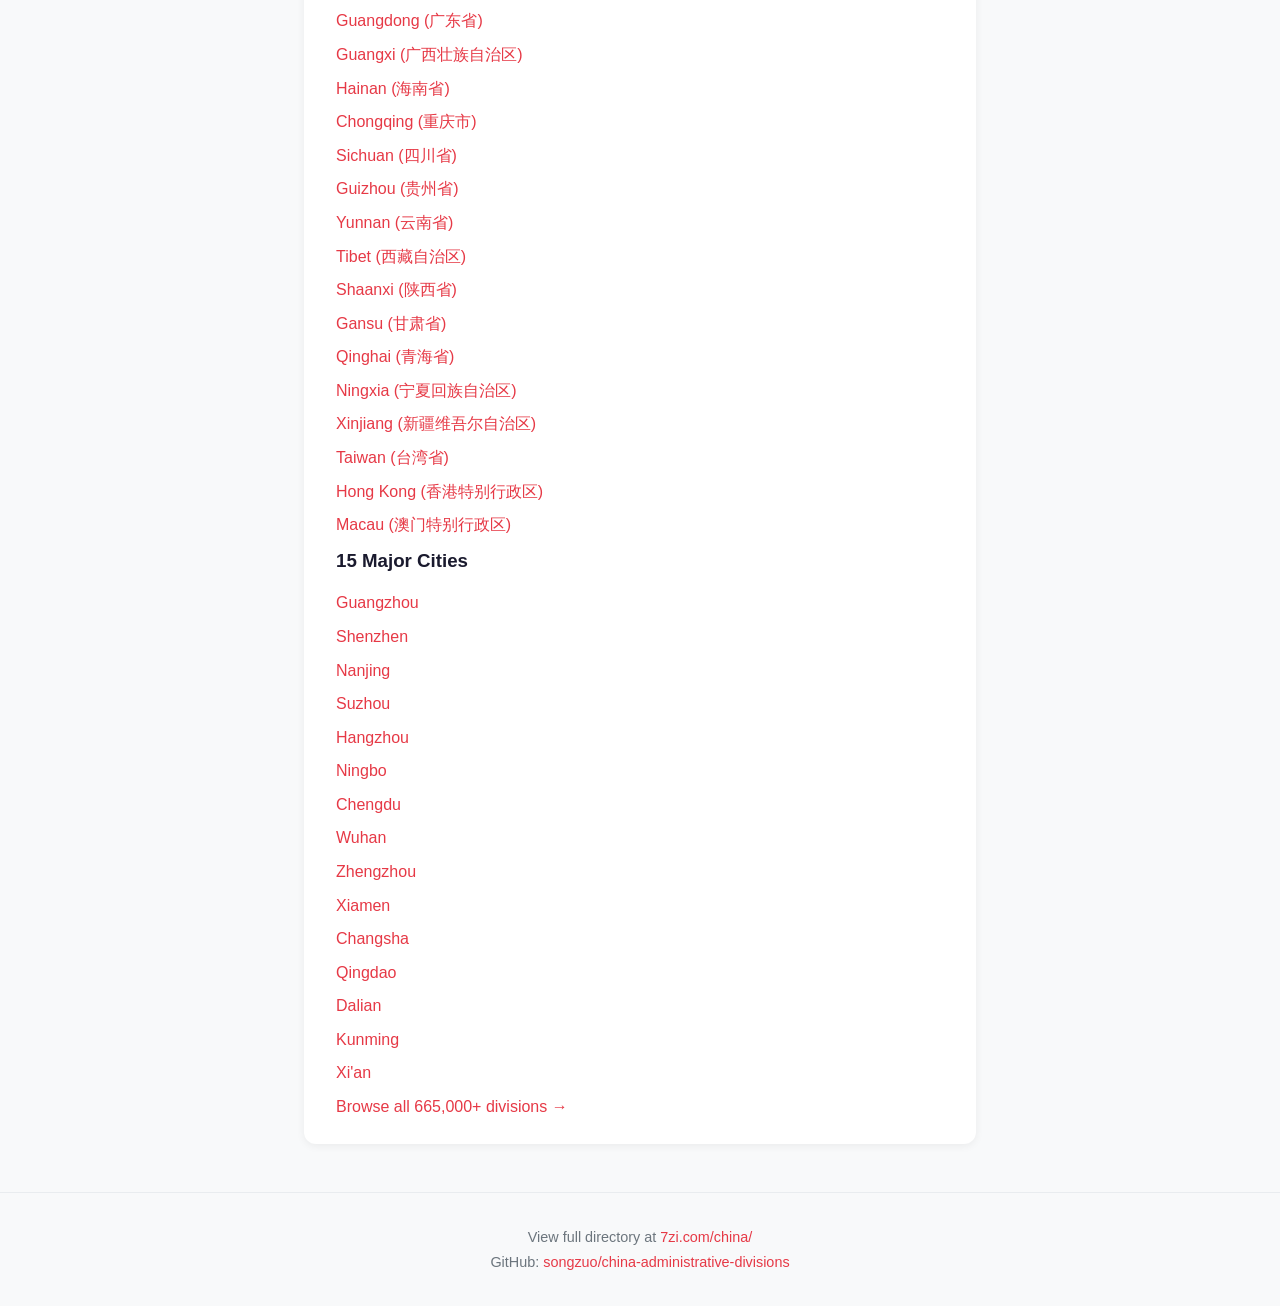
<file: china-administrative-divisions-guide.html>
<!DOCTYPE html>
<html lang="en">
<head>
  <meta charset="UTF-8">
  <meta name="viewport" content="width=device-width, initial-scale=1.0">
  <title>Complete Guide to China's 5-Level Administrative Division System | 7zi Blog</title>
  <meta name="description" content="A comprehensive guide to China's provincial, prefecture, county, township, and village administrative hierarchy with data and examples.">
  <link rel="canonical" href="https://songzuo.github.io/china-administrative-divisions-guide.html">
  <meta property="og:title" content="Complete Guide to China's 5-Level Administrative Division System">
  <meta property="og:description" content="A comprehensive guide to China's provincial, prefecture, county, township, and village administrative hierarchy with data and examples.">
  <meta property="og:type" content="article">
  <meta property="og:url" content="https://songzuo.github.io/china-administrative-divisions-guide.html">
  <script type="application/ld+json">{
  "@context": "https://schema.org",
  "@type": "Article",
  "headline": "Complete Guide to China's 5-Level Administrative Division System",
  "description": "A comprehensive guide to China's provincial, prefecture, county, township, and village administrative hierarchy with data and examples.",
  "datePublished": "2025-04-20",
  "author": {
    "@type": "Organization",
    "name": "7zi",
    "url": "https://7zi.com/"
  },
  "publisher": {
    "@type": "Organization",
    "name": "7zi",
    "url": "https://7zi.com/"
  },
  "mainEntityOfPage": "https://songzuo.github.io/china-administrative-divisions-guide.html",
  "url": "https://songzuo.github.io/china-administrative-divisions-guide.html"
}</script>
  <link rel="stylesheet" href="./style.css">
</head>
<body>
  <nav>
    <div class="nav-brand"><a href="https://7zi.com/">7zi</a></div>
    <div class="nav-links">
      <a href="https://7zi.com/">Home</a> | <a href="https://7zi.com/china/">China Divisions</a> | <a href="./index.html">Blog</a>
    </div>
  </nav>
  <main class="article-page">
    <article>
      <header>
        <h1>Complete Guide to China's 5-Level Administrative Division System</h1>
        <p class="meta">2025-04-20 &middot; 12 min read</p>
      </header>
      <div class="article-body">
        <hr>
<hr>

<h1>Complete Guide to China's 5-Level Administrative Division System</h1>

<p>China is the world's third-largest country by area and the most populous nation on Earth. Governing 9.6 million square kilometers and 1.4 billion people requires a highly structured administrative system. This guide breaks down every layer of China's <strong>5-level administrative division system</strong>, explains how the hierarchy works, and provides practical resources for developers and researchers working with Chinese geographic data.</p>

<h2>The 5 Levels at a Glance</h2>

<table>
<tr><td>Level</td><td>Chinese</td><td>English</td><td>Count</td><td>Example</td></tr>
<tr><td>-------</td><td>---------</td><td>---------</td><td>-------</td><td>---------</td></tr>
<tr><td>1</td><td>省/直辖市/自治区</td><td>Province/Municipality/Autonomous Region</td><td>34</td><td>广东省 (Guangdong Province)</td></tr>
<tr><td>2</td><td>地级市/自治州</td><td>Prefecture-Level City</td><td>333</td><td>深圳市 (Shenzhen City)</td></tr>
<tr><td>3</td><td>县/县级市/市辖区</td><td>County/District</td><td>2,844</td><td>杭州市西湖区 (Xihu District, Hangzhou)</td></tr>
<tr><td>4</td><td>乡镇/街道</td><td>Township/Subdistrict</td><td>~40,900</td><td>乌镇 (Wuzhen Town)</td></tr>
<tr><td>5</td><td>村/社区</td><td>Village/Community</td><td>~620,500</td><td>—</td></tr>
</table>

<p>That's roughly <strong>665,000</strong> administrative units in total — one of the most granular geographic classification systems in the world.</p>

<h2>Why Does This Matter?</h2>

<p>Understanding China's administrative divisions is critical for:</p>

<ul>
<li><strong>Logistics & supply chain</strong> — Route optimization and last-mile delivery depend on accurate location data</li>
<li><strong>Market research</strong> — Consumer behavior varies dramatically between provinces and even between districts within the same city</li>
<li><strong>Real estate & urban planning</strong> — Property prices, zoning regulations, and development policies all operate at the administrative division level</li>
<li><strong>Data science & GIS</strong> — Any spatial analysis of China requires a properly coded geographic hierarchy</li>
<li><strong>Compliance & regulation</strong> — Data localization, tax policies, and business registration all reference specific administrative codes</li>

</ul>
<h2>Deep Dive Into Each Level</h2>

<h3>Level 1: Provinces (省级)</h3>

<p>China has <strong>34 province-level divisions</strong>:</p>

<ul>
<li><strong>23 provinces</strong> (省) — e.g., Guangdong, Zhejiang, Sichuan</li>
<li><strong>4 municipalities</strong> (直辖市) — Beijing, Shanghai, Tianjin, Chongqing (directly under central government control)</li>
<li><strong>5 autonomous regions</strong> (自治区) — Xinjiang, Tibet, Inner Mongolia, Guangxi, Ningxia (designed for minority ethnic groups)</li>
<li><strong>2 special administrative regions</strong> (特别行政区) — Hong Kong and Macau (one country, two systems)</li>

</ul>
<p>Each province is identified by a <strong>2-digit administrative code</strong> (adcode). For example:</p>
<ul>
<li>Beijing: <code>110000</code></li>
<li>Guangdong: <code>440000</code></li>
<li>Xinjiang: <code>650000</code></li>

</ul>
<blockquote><strong>Fun fact:</strong> Henan Province (population 99M) has more people than Germany, while the entire population of Xinjiang Autonomous Region (25M) is roughly the same as Australia.</blockquote>

<h3>Level 2: Prefecture-Level Cities (地级)</h3>

<p>Below provinces sit <strong>333 prefecture-level divisions</strong>. Most are prefecture-level cities (地级市), though the category also includes:</p>

<ul>
<li>Prefectures (地区)</li>
<li>Autonomous prefectures (自治州)</li>
<li>Leagues (盟) — found only in Inner Mongolia</li>

</ul>
<p>Prefecture-level cities often have names like "X市" (X City). Their administrative codes are 4-digit prefixes of their parent province code.</p>

<blockquote><strong>Notable example:</strong> Shenzhen (code 440300) went from a fishing village of 30,000 people in 1980 to a megacity of 17.5M today — all within Guangdong Province.</blockquote>

<h3>Level 3: Counties and Districts (县级)</h3>

<p>This level has <strong>2,844 divisions</strong> and is where things get complex:</p>

<ul>
<li><strong>Municipal districts</strong> (市辖区) — Urban areas within a prefectecture-level city</li>
<li><strong>County-level cities</strong> (县级市) — Smaller cities with some autonomy</li>
<li><strong>Counties</strong> (县) — Rural administrative areas</li>
<li><strong>Autonomous counties</strong> (自治县)</li>
<li><strong>Banners</strong> (旗) — Found in Inner Mongolia</li>

</ul>
<blockquote><strong>Urban vs. Rural distinction:</strong> A key concept in Chinese urban statistics is distinguishing urban districts (区) from rural areas (县). When you hear "Beijing has 21.5M urban residents," that typically refers to the population within municipal districts only.</blockquote>

<h3>Level 4: Townships and Subdistricts (乡级)</h3>

<p>With approximately <strong>40,900 divisions</strong>, this is the most granular level used in most government statistics:</p>

<ul>
<li><strong>Subdistricts</strong> (街道) — Urban areas, typically within a district</li>
<li><strong>Towns</strong> (镇) — Semi-urban areas</li>
<li><strong>Townships</strong> (乡) — Rural areas</li>
<li><strong>Ethnic townships</strong> (民族乡)</li>
<li><strong>Sumu</strong> (苏木) — Found in Inner Mongolia</li>

</ul>
<h3>Level 5: Villages (村级)</h3>

<p>The <strong>ground level</strong> of Chinese administration with over <strong>620,000 units</strong>:</p>

<ul>
<li><strong>Villages</strong> (村) — Rural communities</li>
<li><strong>Neighborhood committees</strong> (社区) — Urban residential communities</li>

</ul>
<p>Village-level data is often hard to find in centralized databases, but it's essential for granular demographic analysis and village-level poverty alleviation tracking.</p>

<h2>The Administrative Code System (adcode)</h2>

<p>Every administrative unit in China has a unique <strong>6-digit administrative code</strong> (adcode/行政区划代码). This code encodes the hierarchy:</p>

<pre><code class="language-">
44 03 06
│  │  └── County/District (2 digits)
│  └───── Prefecture (2 digits)
└──────── Province (2 digits)
</code></pre>

<p>Example: <code>440306</code> = Guangdong Province (44) → Shenzhen City (03) → Bao'an District (06)</p>

<p>This hierarchical coding makes it straightforward to:</p>
<ul>
<li>Determine parent-child relationships between divisions</li>
<li>Filter data by geographic level</li>
<li>Build tree-structured geographic databases</li>

</ul>
<h2>Data Sources and Tools</h2>

<p>If you need to work with China's administrative division data, here are some options:</p>

<h3>1. <a href="https://7zi.com/china/">7zi.com/china/</a> — Complete Interactive Database</h3>

<p>A free, comprehensive resource with all 665,000+ administrative divisions, searchable by name, code, or location. Each division has its own dedicated page with hierarchical breadcrumbs and child listings.</p>

<h3>2. GitHub Dataset</h3>

<p>The complete dataset is also available as open-source JSON and CSV files:</p>

<ul>
<li><strong>Province/City/County/Town level</strong> JSON files, field-documented</li>
<li>A single <strong>63MB CSV</strong> with all divisions (except villages)</li>
<li>Python and JavaScript usage examples included</li>

</ul>
<h3>3. National Bureau of Statistics</h3>

<p>China's National Bureau of Statistics (NBS) publishes official demographic and economic data referenced by administrative codes.</p>

<h2>Practical Example: Querying Chinese Administrative Data with Python</h2>

<p>Here's a quick example using the open-source dataset:</p>

<pre><code class="language-python">
import json

# Load province data
with open('province.json') as f:
    provinces = json.load(f)

# Find a specific province
guangdong = [p for p in provinces if p['name'] == '广东省'][0]
print(f"Code: {guangdong['adcode']}")  # 440000
print(f"Cities: {guangdong['children_num']}")  # How many cities under it
</code></pre>

<h2>Key Takeaways</h2>

<ol>
<li><strong>China uses a 5-level administrative hierarchy</strong> — Province > Prefecture > County > Township > Village</li>
<li><strong>Every unit has a unique 6-digit adcode</strong> that encodes its position in the hierarchy</li>
<li><strong>665,000+ units</strong> cover the entire country — one of the world's most detailed geographic classification systems</li>
<li><strong>The distinction between urban (区) and rural (县) areas</strong> is crucial for accurate demographic analysis</li>
<li><strong>Open datasets</strong> now make this data freely accessible for developers and researchers</li>

</ol>
<h2>Resources</h2>

<ul>
<li><strong>Interactive Database</strong>: <a href="https://7zi.com/china/">7zi.com/china/</a></li>
<li><strong>Open Source Dataset</strong>: Available on GitHub with JSON and CSV formats</li>
<li><strong>Further Reading</strong>: National Bureau of Statistics (stats.gov.cn)</li>

</ul>
<hr>

<p><em>This article was written based on China's official administrative division data (GB/T 2260). The dataset includes all 665,000+ divisions from province to village level.</em></p>

      </div>
    </article>
    
    <aside class="related-links">
      <h3>All 34 Provinces &amp; Regions</h3>
      <ul>
        <li><a href="https://7zi.com/china/beijing.html">Beijing (北京市)</a></li>
        <li><a href="https://7zi.com/china/tianjin.html">Tianjin (天津市)</a></li>
        <li><a href="https://7zi.com/china/hebei.html">Hebei (河北省)</a></li>
        <li><a href="https://7zi.com/china/shanxi.html">Shanxi (山西省)</a></li>
        <li><a href="https://7zi.com/china/inner-mongolia.html">Inner Mongolia (内蒙古自治区)</a></li>
        <li><a href="https://7zi.com/china/liaoning.html">Liaoning (辽宁省)</a></li>
        <li><a href="https://7zi.com/china/jilin.html">Jilin (吉林省)</a></li>
        <li><a href="https://7zi.com/china/heilongjiang.html">Heilongjiang (黑龙江省)</a></li>
        <li><a href="https://7zi.com/china/shanghai.html">Shanghai (上海市)</a></li>
        <li><a href="https://7zi.com/china/jiangsu.html">Jiangsu (江苏省)</a></li>
        <li><a href="https://7zi.com/china/zhejiang.html">Zhejiang (浙江省)</a></li>
        <li><a href="https://7zi.com/china/anhui.html">Anhui (安徽省)</a></li>
        <li><a href="https://7zi.com/china/fujian.html">Fujian (福建省)</a></li>
        <li><a href="https://7zi.com/china/jiangxi.html">Jiangxi (江西省)</a></li>
        <li><a href="https://7zi.com/china/shandong.html">Shandong (山东省)</a></li>
        <li><a href="https://7zi.com/china/henan.html">Henan (河南省)</a></li>
        <li><a href="https://7zi.com/china/hubei.html">Hubei (湖北省)</a></li>
        <li><a href="https://7zi.com/china/hunan.html">Hunan (湖南省)</a></li>
        <li><a href="https://7zi.com/china/guangdong.html">Guangdong (广东省)</a></li>
        <li><a href="https://7zi.com/china/guangxi.html">Guangxi (广西壮族自治区)</a></li>
        <li><a href="https://7zi.com/china/hainan.html">Hainan (海南省)</a></li>
        <li><a href="https://7zi.com/china/chongqing.html">Chongqing (重庆市)</a></li>
        <li><a href="https://7zi.com/china/sichuan.html">Sichuan (四川省)</a></li>
        <li><a href="https://7zi.com/china/guizhou.html">Guizhou (贵州省)</a></li>
        <li><a href="https://7zi.com/china/yunnan.html">Yunnan (云南省)</a></li>
        <li><a href="https://7zi.com/china/tibet.html">Tibet (西藏自治区)</a></li>
        <li><a href="https://7zi.com/china/shaanxi.html">Shaanxi (陕西省)</a></li>
        <li><a href="https://7zi.com/china/gansu.html">Gansu (甘肃省)</a></li>
        <li><a href="https://7zi.com/china/qinghai.html">Qinghai (青海省)</a></li>
        <li><a href="https://7zi.com/china/ningxia.html">Ningxia (宁夏回族自治区)</a></li>
        <li><a href="https://7zi.com/china/xinjiang.html">Xinjiang (新疆维吾尔自治区)</a></li>
        <li><a href="https://7zi.com/china/taiwan.html">Taiwan (台湾省)</a></li>
        <li><a href="https://7zi.com/china/hong-kong.html">Hong Kong (香港特别行政区)</a></li>
        <li><a href="https://7zi.com/china/macau.html">Macau (澳门特别行政区)</a></li>
      </ul>
      <h3>15 Major Cities</h3>
      <ul>
        <li><a href="https://7zi.com/china/guangdong/guangzhou.html">Guangzhou</a></li>
        <li><a href="https://7zi.com/china/guangdong/shenzhen.html">Shenzhen</a></li>
        <li><a href="https://7zi.com/china/jiangsu/nanjing.html">Nanjing</a></li>
        <li><a href="https://7zi.com/china/jiangsu/suzhou.html">Suzhou</a></li>
        <li><a href="https://7zi.com/china/zhejiang/hangzhou.html">Hangzhou</a></li>
        <li><a href="https://7zi.com/china/zhejiang/ningbo.html">Ningbo</a></li>
        <li><a href="https://7zi.com/china/sichuan/chengdu.html">Chengdu</a></li>
        <li><a href="https://7zi.com/china/hubei/wuhan.html">Wuhan</a></li>
        <li><a href="https://7zi.com/china/henan/zhengzhou.html">Zhengzhou</a></li>
        <li><a href="https://7zi.com/china/fujian/xiamen.html">Xiamen</a></li>
        <li><a href="https://7zi.com/china/hunan/changsha.html">Changsha</a></li>
        <li><a href="https://7zi.com/china/shandong/qingdao.html">Qingdao</a></li>
        <li><a href="https://7zi.com/china/liaoning/dalian.html">Dalian</a></li>
        <li><a href="https://7zi.com/china/yunnan/kunming.html">Kunming</a></li>
        <li><a href="https://7zi.com/china/shaanxi/xian.html">Xi'an</a></li>
      </ul>
      <p><a href="https://7zi.com/china/">Browse all 665,000+ divisions &rarr;</a></p>
    </aside>
  </main>
  <footer>
    <p>View full directory at <a href="https://7zi.com/china/">7zi.com/china/</a></p>
    <p>GitHub: <a href="https://github.com/songzuo/china-administrative-divisions">songzuo/china-administrative-divisions</a></p>
  </footer>
</body>
</html>
</file>
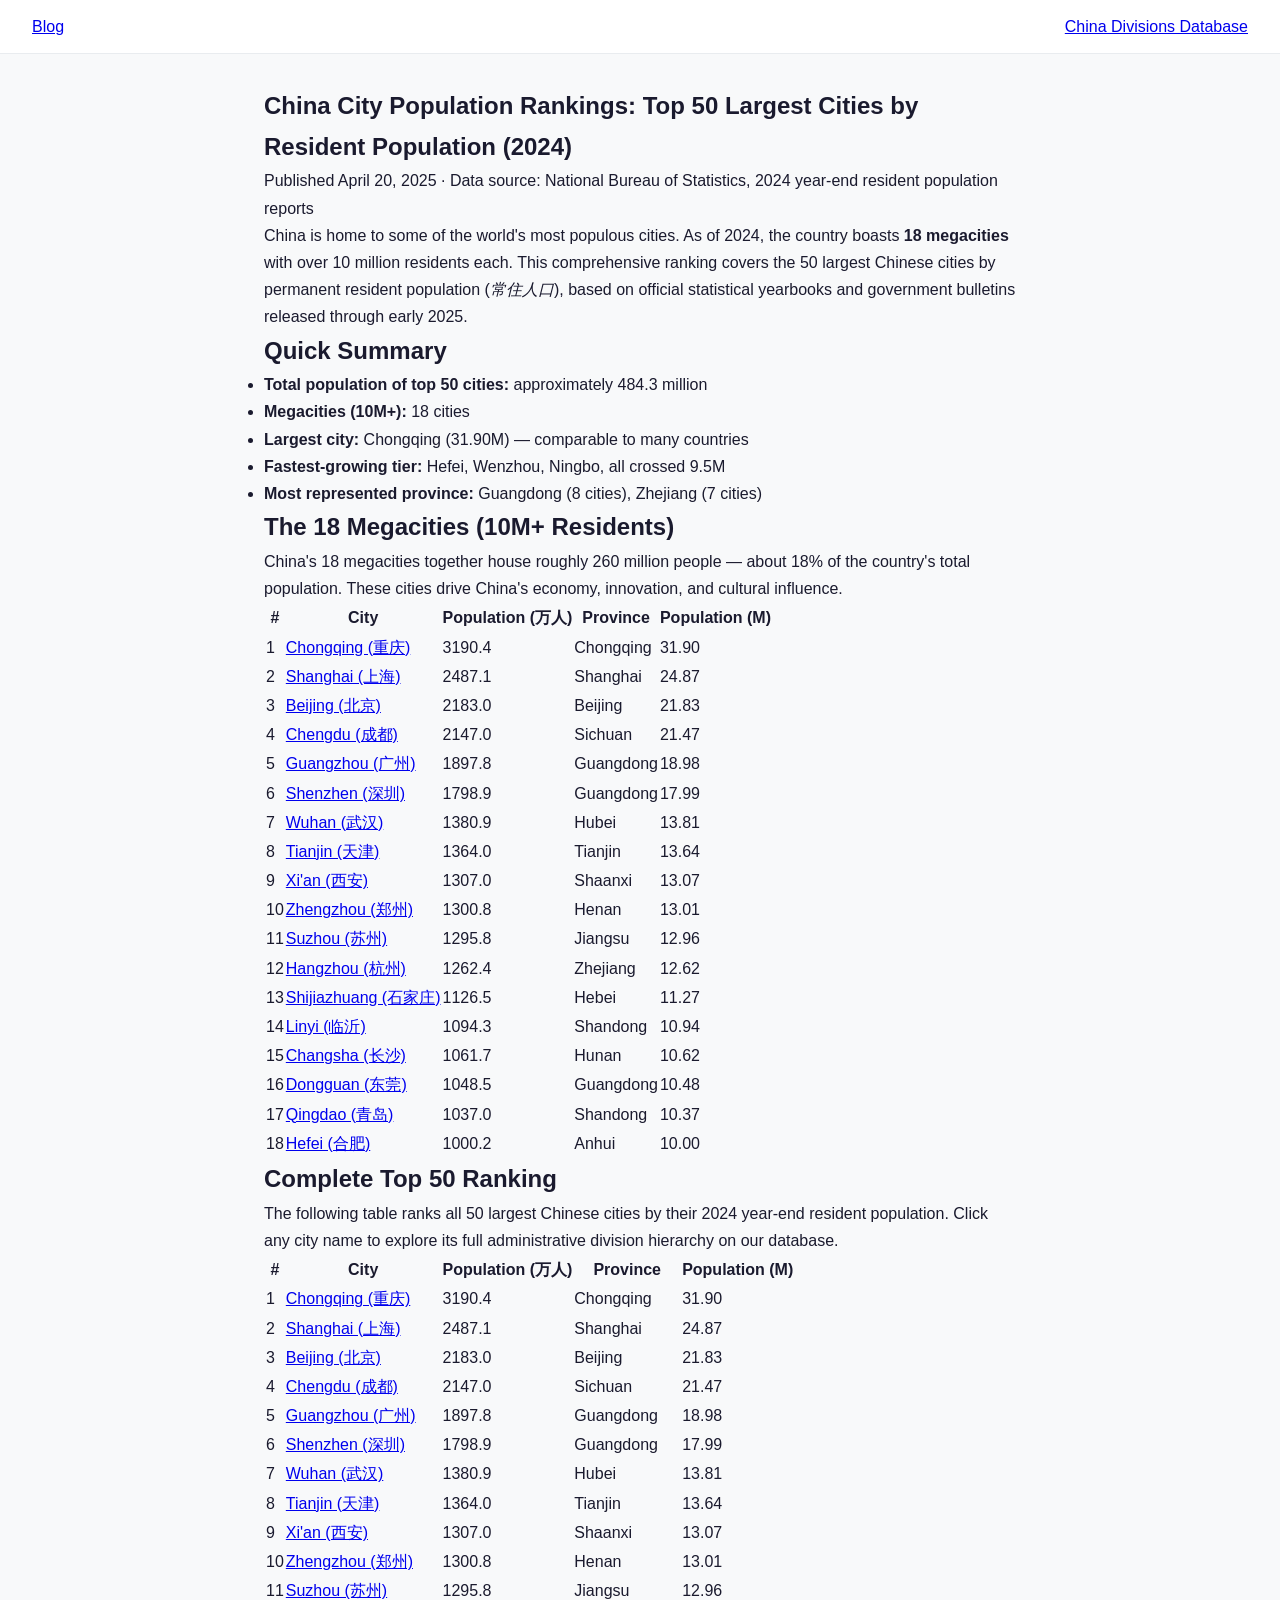
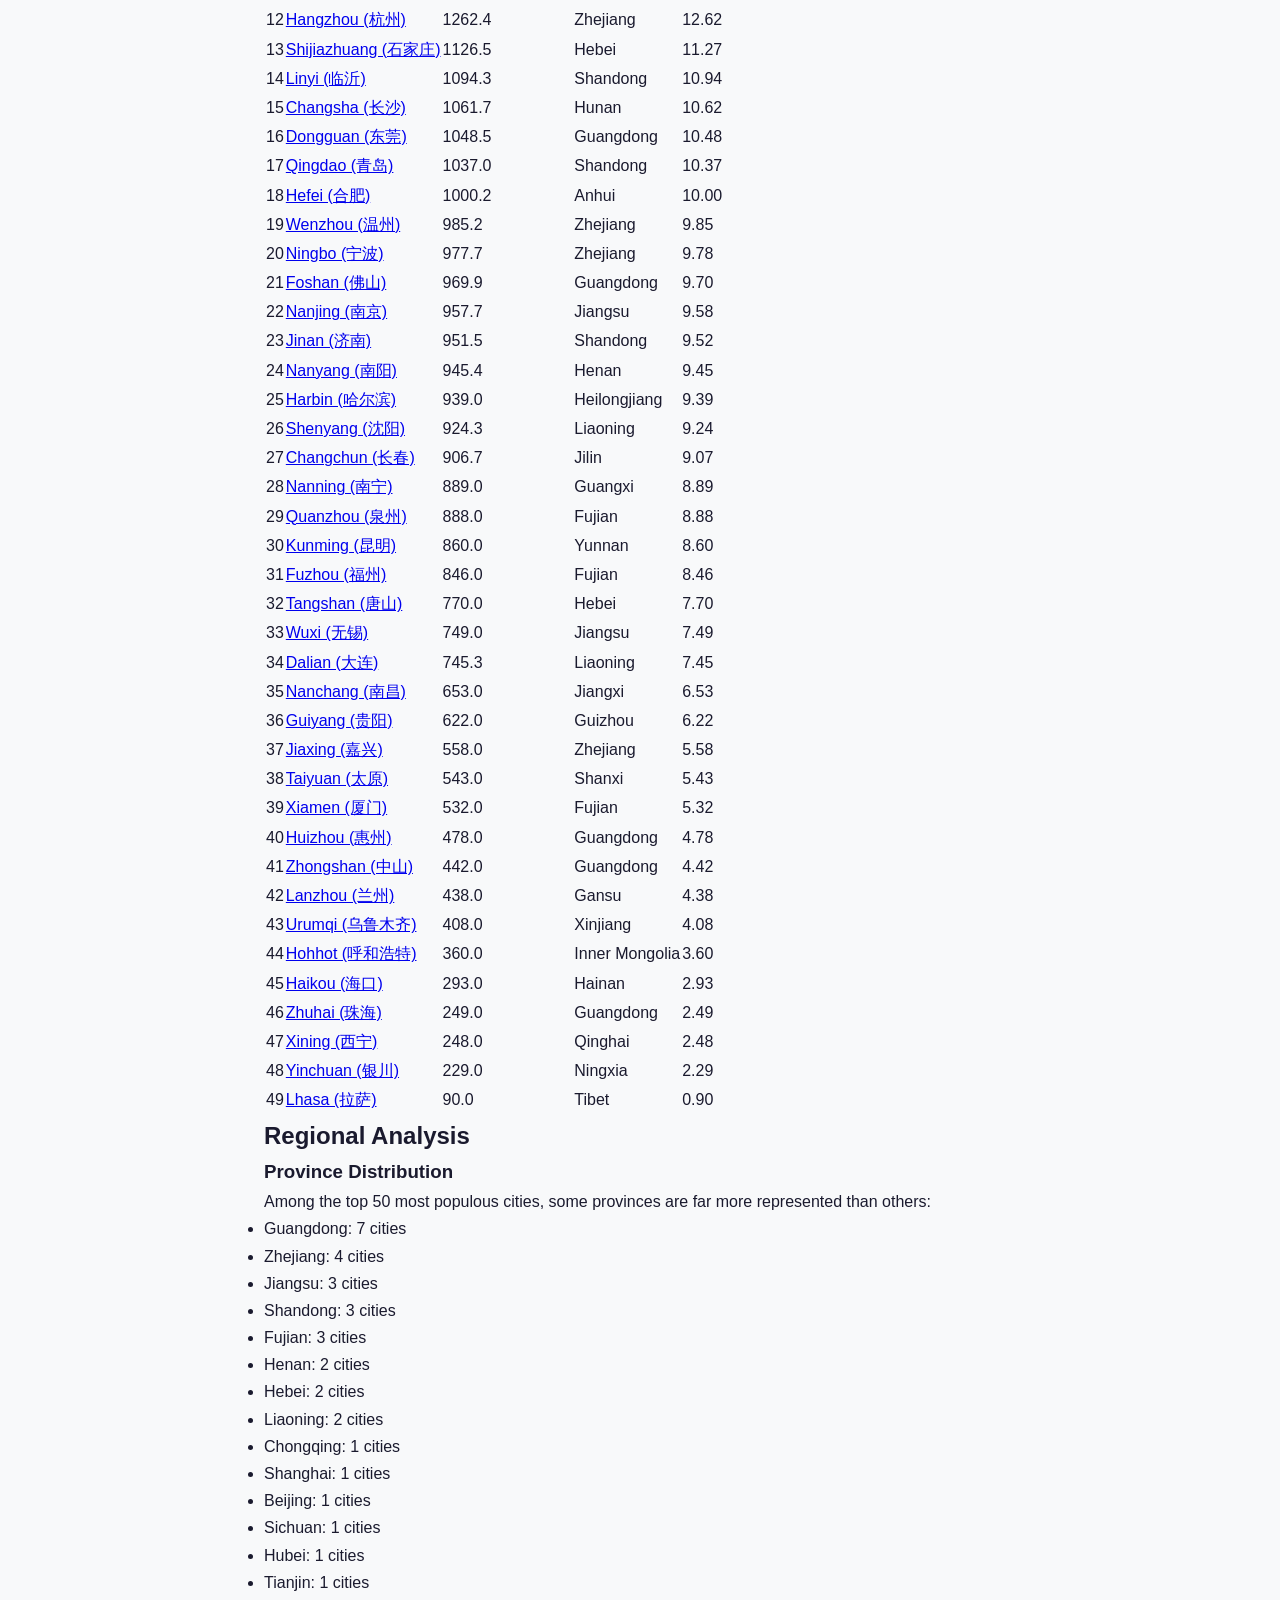
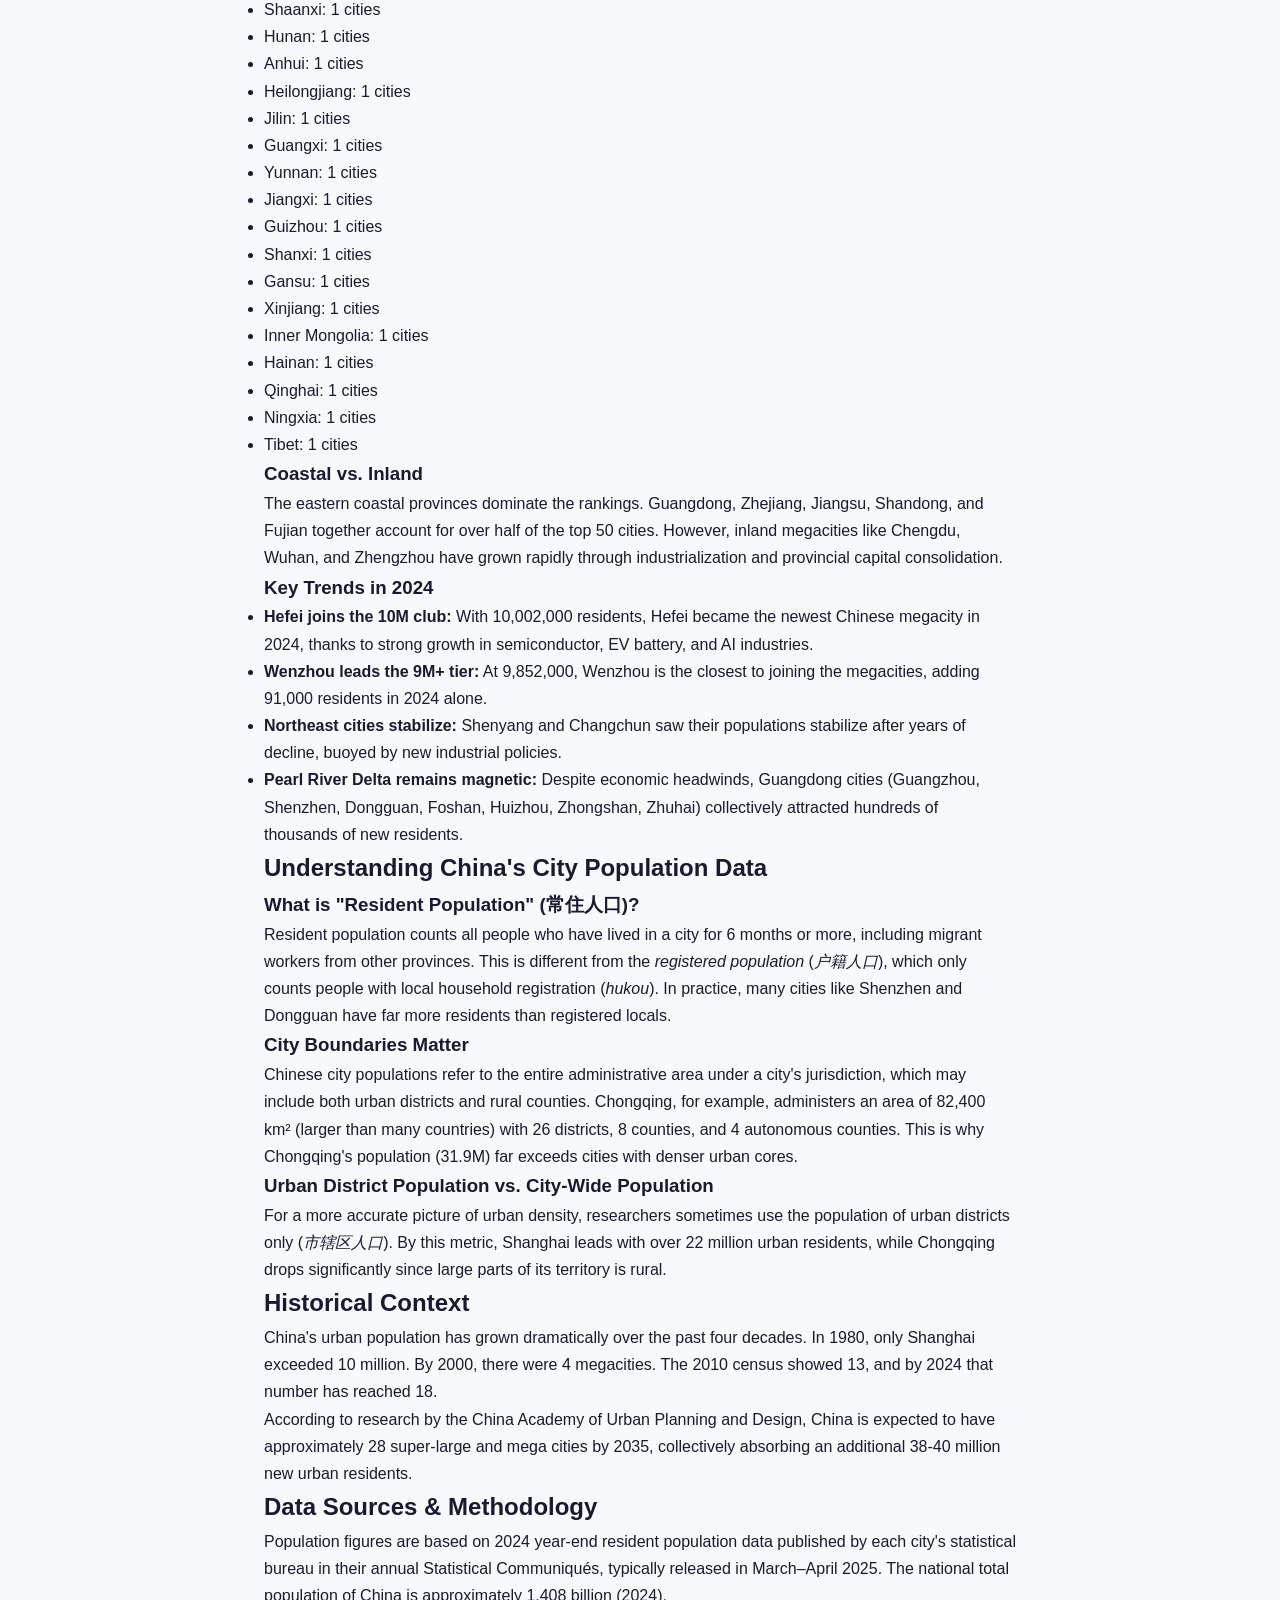
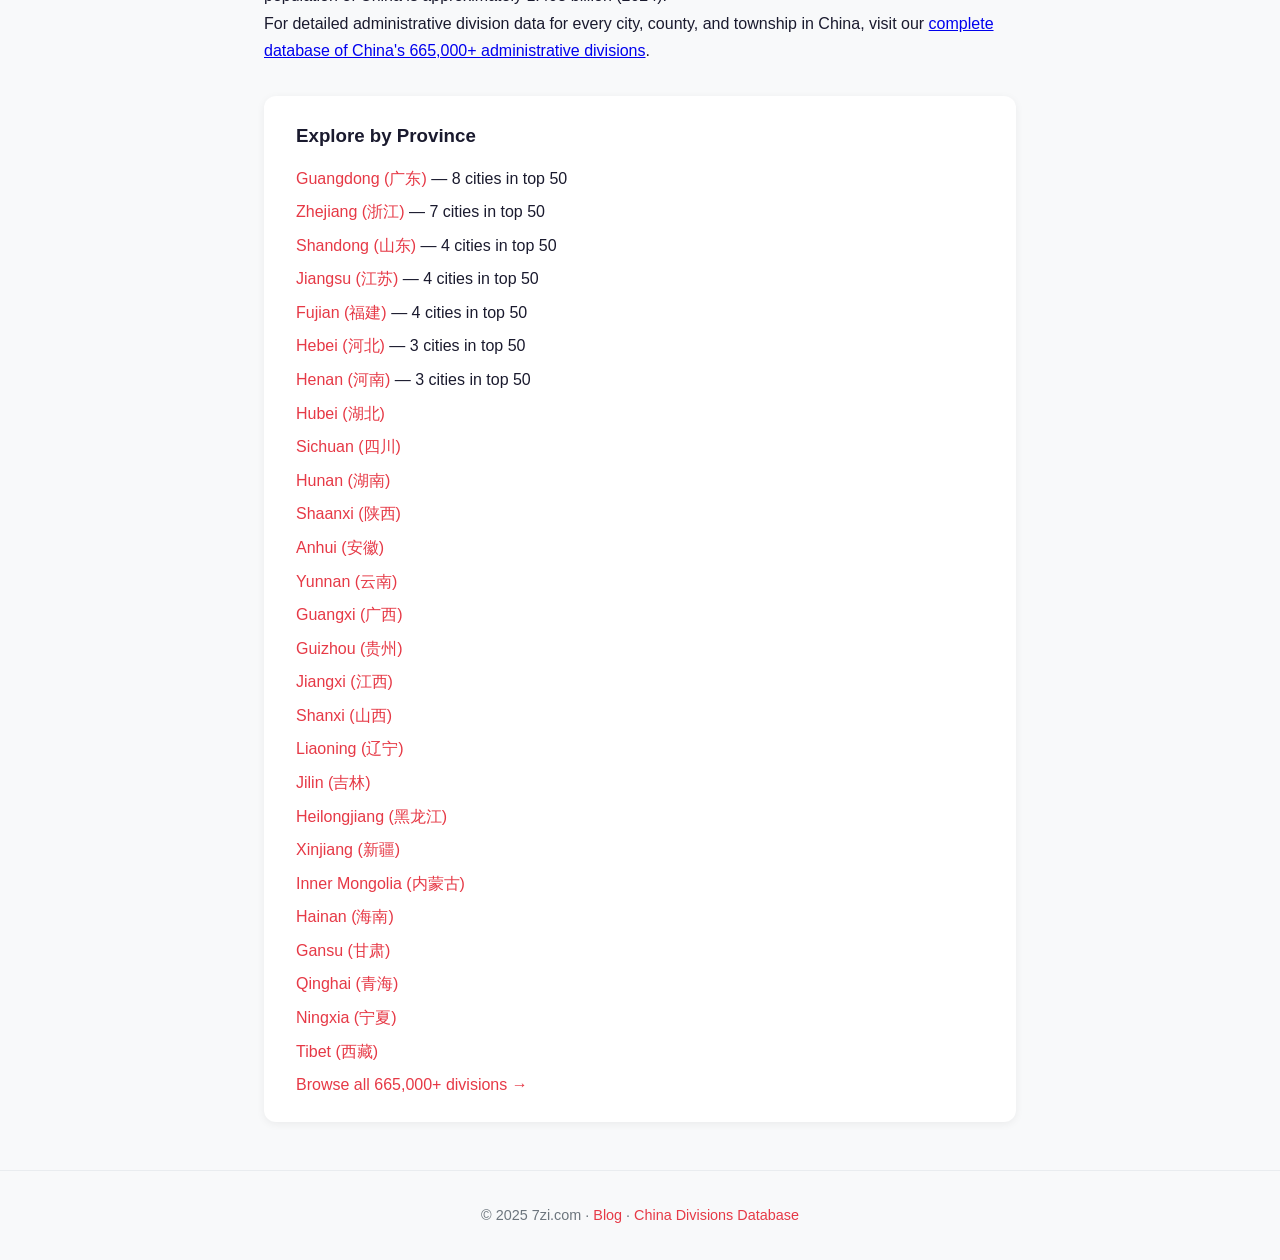
<file: china-city-population-rankings.html>
<!DOCTYPE html>
<html lang="en">
<head>
  <meta charset="UTF-8">
  <meta name="viewport" content="width=device-width, initial-scale=1.0">
  <title>China City Population Rankings 2024 | Top 50 Largest Cities</title>
  <meta name="description" content="Complete ranking of China's 50 largest cities by resident population (2024). All 18 megacities with 10M+ people, demographic trends, and regional analysis.">
  <link rel="canonical" href="https://7zi.com/blog/china-city-population-rankings.html">
  <meta property="og:title" content="China City Population Rankings 2024 - Top 50 Largest Cities">
  <meta property="og:description" content="Complete ranking of China's 50 largest cities by resident population. All 18 megacities with 10M+ residents, key demographic data, and regional breakdown.">
  <meta property="og:type" content="article">
  <meta property="og:url" content="https://7zi.com/blog/china-city-population-rankings.html">
  <meta property="og:image" content="https://7zi.com/china/og-image.png">
  <meta name="twitter:card" content="summary_large_image">
  <link rel="stylesheet" href="style.css">
  <script type="application/ld+json">
  {
    "@context": "https://schema.org",
    "@type": "Article",
    "headline": "China City Population Rankings: Top 50 Largest Cities by Resident Population (2024)",
    "datePublished": "2025-04-20",
    "dateModified": "2025-04-20",
    "author": { "@type": "Organization", "name": "7zi.com" },
    "publisher": { "@type": "Organization", "name": "7zi.com", "url": "https://7zi.com" },
    "description": "Complete ranking of China's 50 largest cities by resident population (2024). All 18 megacities with 10M+ residents.",
    "mainEntityOfPage": "https://7zi.com/blog/china-city-population-rankings.html"
  }
  </script>
</head>
<body>
  <header>
    <nav>
      <a href="https://7zi.com/blog/">Blog</a>
      <a href="https://7zi.com/china/">China Divisions Database</a>
    </nav>
  </header>

  <main>
    <article>
      <h1>China City Population Rankings: Top 50 Largest Cities by Resident Population (2024)</h1>
      <p class="meta">Published April 20, 2025 &middot; Data source: National Bureau of Statistics, 2024 year-end resident population reports</p>

      <p>China is home to some of the world's most populous cities. As of 2024, the country boasts <strong>18 megacities</strong> with over 10 million residents each. This comprehensive ranking covers the 50 largest Chinese cities by permanent resident population (<em>常住人口</em>), based on official statistical yearbooks and government bulletins released through early 2025.</p>

      <h2 id="quick-summary">Quick Summary</h2>
      <ul>
        <li><strong>Total population of top 50 cities:</strong> approximately 484.3 million</li>
        <li><strong>Megacities (10M+):</strong> 18 cities</li>
        <li><strong>Largest city:</strong> Chongqing (31.90M) &mdash; comparable to many countries</li>
        <li><strong>Fastest-growing tier:</strong> Hefei, Wenzhou, Ningbo, all crossed 9.5M</li>
        <li><strong>Most represented province:</strong> Guangdong (8 cities), Zhejiang (7 cities)</li>
      </ul>

      <h2 id="megacities">The 18 Megacities (10M+ Residents)</h2>
      <p>China's 18 megacities together house roughly 260 million people &mdash; about 18% of the country's total population. These cities drive China's economy, innovation, and cultural influence.</p>

      <table id="megacity-table">
        <thead>
          <tr><th>#</th><th>City</th><th>Population (万人)</th><th>Province</th><th>Population (M)</th></tr>
        </thead>
        <tbody>
<tr class="megacity"><td>1</td><td><a href="https://7zi.com/china/chongqing.html">Chongqing (重庆)</a></td><td data-sort="3190.4">3190.4</td><td>Chongqing</td><td>31.90</td></tr>
<tr class="megacity"><td>2</td><td><a href="https://7zi.com/china/shanghai.html">Shanghai (上海)</a></td><td data-sort="2487.1">2487.1</td><td>Shanghai</td><td>24.87</td></tr>
<tr class="megacity"><td>3</td><td><a href="https://7zi.com/china/beijing.html">Beijing (北京)</a></td><td data-sort="2183.0">2183.0</td><td>Beijing</td><td>21.83</td></tr>
<tr class="megacity"><td>4</td><td><a href="https://7zi.com/china/sichuan/chengdu.html">Chengdu (成都)</a></td><td data-sort="2147.0">2147.0</td><td>Sichuan</td><td>21.47</td></tr>
<tr class="megacity"><td>5</td><td><a href="https://7zi.com/china/guangdong/guangzhou.html">Guangzhou (广州)</a></td><td data-sort="1897.8">1897.8</td><td>Guangdong</td><td>18.98</td></tr>
<tr class="megacity"><td>6</td><td><a href="https://7zi.com/china/guangdong/shenzhen.html">Shenzhen (深圳)</a></td><td data-sort="1798.9">1798.9</td><td>Guangdong</td><td>17.99</td></tr>
<tr class="megacity"><td>7</td><td><a href="https://7zi.com/china/hubei/wuhan.html">Wuhan (武汉)</a></td><td data-sort="1380.9">1380.9</td><td>Hubei</td><td>13.81</td></tr>
<tr class="megacity"><td>8</td><td><a href="https://7zi.com/china/tianjin.html">Tianjin (天津)</a></td><td data-sort="1364.0">1364.0</td><td>Tianjin</td><td>13.64</td></tr>
<tr class="megacity"><td>9</td><td><a href="https://7zi.com/china/shaanxi/xian.html">Xi'an (西安)</a></td><td data-sort="1307.0">1307.0</td><td>Shaanxi</td><td>13.07</td></tr>
<tr class="megacity"><td>10</td><td><a href="https://7zi.com/china/henan/zhengzhou.html">Zhengzhou (郑州)</a></td><td data-sort="1300.8">1300.8</td><td>Henan</td><td>13.01</td></tr>
<tr class="megacity"><td>11</td><td><a href="https://7zi.com/china/jiangsu/suzhou.html">Suzhou (苏州)</a></td><td data-sort="1295.8">1295.8</td><td>Jiangsu</td><td>12.96</td></tr>
<tr class="megacity"><td>12</td><td><a href="https://7zi.com/china/zhejiang/hangzhou.html">Hangzhou (杭州)</a></td><td data-sort="1262.4">1262.4</td><td>Zhejiang</td><td>12.62</td></tr>
<tr class="megacity"><td>13</td><td><a href="https://7zi.com/china/hebei/shijiazhuang.html">Shijiazhuang (石家庄)</a></td><td data-sort="1126.5">1126.5</td><td>Hebei</td><td>11.27</td></tr>
<tr class="megacity"><td>14</td><td><a href="https://7zi.com/china/shandong/linyi.html">Linyi (临沂)</a></td><td data-sort="1094.3">1094.3</td><td>Shandong</td><td>10.94</td></tr>
<tr class="megacity"><td>15</td><td><a href="https://7zi.com/china/hunan/changsha.html">Changsha (长沙)</a></td><td data-sort="1061.7">1061.7</td><td>Hunan</td><td>10.62</td></tr>
<tr class="megacity"><td>16</td><td><a href="https://7zi.com/china/guangdong/dongguan.html">Dongguan (东莞)</a></td><td data-sort="1048.5">1048.5</td><td>Guangdong</td><td>10.48</td></tr>
<tr class="megacity"><td>17</td><td><a href="https://7zi.com/china/shandong/qingdao.html">Qingdao (青岛)</a></td><td data-sort="1037.0">1037.0</td><td>Shandong</td><td>10.37</td></tr>
<tr class="megacity"><td>18</td><td><a href="https://7zi.com/china/anhui/hefei.html">Hefei (合肥)</a></td><td data-sort="1000.2">1000.2</td><td>Anhui</td><td>10.00</td></tr>
        </tbody>
      </table>

      <h2 id="full-ranking">Complete Top 50 Ranking</h2>
      <p>The following table ranks all 50 largest Chinese cities by their 2024 year-end resident population. Click any city name to explore its full administrative division hierarchy on our database.</p>

      <table id="full-table">
        <thead>
          <tr><th>#</th><th>City</th><th>Population (万人)</th><th>Province</th><th>Population (M)</th></tr>
        </thead>
        <tbody>
<tr class="megacity"><td>1</td><td><a href="https://7zi.com/china/chongqing.html">Chongqing (重庆)</a></td><td data-sort="3190.4">3190.4</td><td>Chongqing</td><td>31.90</td></tr>
<tr class="megacity"><td>2</td><td><a href="https://7zi.com/china/shanghai.html">Shanghai (上海)</a></td><td data-sort="2487.1">2487.1</td><td>Shanghai</td><td>24.87</td></tr>
<tr class="megacity"><td>3</td><td><a href="https://7zi.com/china/beijing.html">Beijing (北京)</a></td><td data-sort="2183.0">2183.0</td><td>Beijing</td><td>21.83</td></tr>
<tr class="megacity"><td>4</td><td><a href="https://7zi.com/china/sichuan/chengdu.html">Chengdu (成都)</a></td><td data-sort="2147.0">2147.0</td><td>Sichuan</td><td>21.47</td></tr>
<tr class="megacity"><td>5</td><td><a href="https://7zi.com/china/guangdong/guangzhou.html">Guangzhou (广州)</a></td><td data-sort="1897.8">1897.8</td><td>Guangdong</td><td>18.98</td></tr>
<tr class="megacity"><td>6</td><td><a href="https://7zi.com/china/guangdong/shenzhen.html">Shenzhen (深圳)</a></td><td data-sort="1798.9">1798.9</td><td>Guangdong</td><td>17.99</td></tr>
<tr class="megacity"><td>7</td><td><a href="https://7zi.com/china/hubei/wuhan.html">Wuhan (武汉)</a></td><td data-sort="1380.9">1380.9</td><td>Hubei</td><td>13.81</td></tr>
<tr class="megacity"><td>8</td><td><a href="https://7zi.com/china/tianjin.html">Tianjin (天津)</a></td><td data-sort="1364.0">1364.0</td><td>Tianjin</td><td>13.64</td></tr>
<tr class="megacity"><td>9</td><td><a href="https://7zi.com/china/shaanxi/xian.html">Xi'an (西安)</a></td><td data-sort="1307.0">1307.0</td><td>Shaanxi</td><td>13.07</td></tr>
<tr class="megacity"><td>10</td><td><a href="https://7zi.com/china/henan/zhengzhou.html">Zhengzhou (郑州)</a></td><td data-sort="1300.8">1300.8</td><td>Henan</td><td>13.01</td></tr>
<tr class="megacity"><td>11</td><td><a href="https://7zi.com/china/jiangsu/suzhou.html">Suzhou (苏州)</a></td><td data-sort="1295.8">1295.8</td><td>Jiangsu</td><td>12.96</td></tr>
<tr class="megacity"><td>12</td><td><a href="https://7zi.com/china/zhejiang/hangzhou.html">Hangzhou (杭州)</a></td><td data-sort="1262.4">1262.4</td><td>Zhejiang</td><td>12.62</td></tr>
<tr class="megacity"><td>13</td><td><a href="https://7zi.com/china/hebei/shijiazhuang.html">Shijiazhuang (石家庄)</a></td><td data-sort="1126.5">1126.5</td><td>Hebei</td><td>11.27</td></tr>
<tr class="megacity"><td>14</td><td><a href="https://7zi.com/china/shandong/linyi.html">Linyi (临沂)</a></td><td data-sort="1094.3">1094.3</td><td>Shandong</td><td>10.94</td></tr>
<tr class="megacity"><td>15</td><td><a href="https://7zi.com/china/hunan/changsha.html">Changsha (长沙)</a></td><td data-sort="1061.7">1061.7</td><td>Hunan</td><td>10.62</td></tr>
<tr class="megacity"><td>16</td><td><a href="https://7zi.com/china/guangdong/dongguan.html">Dongguan (东莞)</a></td><td data-sort="1048.5">1048.5</td><td>Guangdong</td><td>10.48</td></tr>
<tr class="megacity"><td>17</td><td><a href="https://7zi.com/china/shandong/qingdao.html">Qingdao (青岛)</a></td><td data-sort="1037.0">1037.0</td><td>Shandong</td><td>10.37</td></tr>
<tr class="megacity"><td>18</td><td><a href="https://7zi.com/china/anhui/hefei.html">Hefei (合肥)</a></td><td data-sort="1000.2">1000.2</td><td>Anhui</td><td>10.00</td></tr>
<tr class="large"><td>19</td><td><a href="https://7zi.com/china/zhejiang/wenzhou.html">Wenzhou (温州)</a></td><td data-sort="985.2">985.2</td><td>Zhejiang</td><td>9.85</td></tr>
<tr class="large"><td>20</td><td><a href="https://7zi.com/china/zhejiang/ningbo.html">Ningbo (宁波)</a></td><td data-sort="977.7">977.7</td><td>Zhejiang</td><td>9.78</td></tr>
<tr class="large"><td>21</td><td><a href="https://7zi.com/china/guangdong/foshan.html">Foshan (佛山)</a></td><td data-sort="969.9">969.9</td><td>Guangdong</td><td>9.70</td></tr>
<tr class="large"><td>22</td><td><a href="https://7zi.com/china/jiangsu/nanjing.html">Nanjing (南京)</a></td><td data-sort="957.7">957.7</td><td>Jiangsu</td><td>9.58</td></tr>
<tr class="large"><td>23</td><td><a href="https://7zi.com/china/shandong/jinan.html">Jinan (济南)</a></td><td data-sort="951.5">951.5</td><td>Shandong</td><td>9.52</td></tr>
<tr class="large"><td>24</td><td><a href="https://7zi.com/china/henan/nanyang.html">Nanyang (南阳)</a></td><td data-sort="945.4">945.4</td><td>Henan</td><td>9.45</td></tr>
<tr class="large"><td>25</td><td><a href="https://7zi.com/china/heilongjiang/haerbin.html">Harbin (哈尔滨)</a></td><td data-sort="939.0">939.0</td><td>Heilongjiang</td><td>9.39</td></tr>
<tr class="large"><td>26</td><td><a href="https://7zi.com/china/liaoning/shenyang.html">Shenyang (沈阳)</a></td><td data-sort="924.3">924.3</td><td>Liaoning</td><td>9.24</td></tr>
<tr class="large"><td>27</td><td><a href="https://7zi.com/china/jilin/changchun.html">Changchun (长春)</a></td><td data-sort="906.7">906.7</td><td>Jilin</td><td>9.07</td></tr>
<tr class="large"><td>28</td><td><a href="https://7zi.com/china/guangxi/nanning.html">Nanning (南宁)</a></td><td data-sort="889.0">889.0</td><td>Guangxi</td><td>8.89</td></tr>
<tr class="large"><td>29</td><td><a href="https://7zi.com/china/fujian/quanzhou.html">Quanzhou (泉州)</a></td><td data-sort="888.0">888.0</td><td>Fujian</td><td>8.88</td></tr>
<tr class="large"><td>30</td><td><a href="https://7zi.com/china/yunnan/kunming.html">Kunming (昆明)</a></td><td data-sort="860.0">860.0</td><td>Yunnan</td><td>8.60</td></tr>
<tr class="large"><td>31</td><td><a href="https://7zi.com/china/fujian/fuzhou.html">Fuzhou (福州)</a></td><td data-sort="846.0">846.0</td><td>Fujian</td><td>8.46</td></tr>
<tr class="medium"><td>32</td><td><a href="https://7zi.com/china/hebei/tangshan.html">Tangshan (唐山)</a></td><td data-sort="770.0">770.0</td><td>Hebei</td><td>7.70</td></tr>
<tr class="medium"><td>33</td><td><a href="https://7zi.com/china/jiangsu/wuxi.html">Wuxi (无锡)</a></td><td data-sort="749.0">749.0</td><td>Jiangsu</td><td>7.49</td></tr>
<tr class="medium"><td>34</td><td><a href="https://7zi.com/china/liaoning/dalian.html">Dalian (大连)</a></td><td data-sort="745.3">745.3</td><td>Liaoning</td><td>7.45</td></tr>
<tr class="medium"><td>35</td><td><a href="https://7zi.com/china/jiangxi/nanchang.html">Nanchang (南昌)</a></td><td data-sort="653.0">653.0</td><td>Jiangxi</td><td>6.53</td></tr>
<tr class="medium"><td>36</td><td><a href="https://7zi.com/china/guizhou/guiyang.html">Guiyang (贵阳)</a></td><td data-sort="622.0">622.0</td><td>Guizhou</td><td>6.22</td></tr>
<tr class="medium"><td>37</td><td><a href="https://7zi.com/china/zhejiang/jiaxing.html">Jiaxing (嘉兴)</a></td><td data-sort="558.0">558.0</td><td>Zhejiang</td><td>5.58</td></tr>
<tr class="medium"><td>38</td><td><a href="https://7zi.com/china/shanxi/taiyuan.html">Taiyuan (太原)</a></td><td data-sort="543.0">543.0</td><td>Shanxi</td><td>5.43</td></tr>
<tr class="medium"><td>39</td><td><a href="https://7zi.com/china/fujian/xiamen.html">Xiamen (厦门)</a></td><td data-sort="532.0">532.0</td><td>Fujian</td><td>5.32</td></tr>
<tr class="medium"><td>40</td><td><a href="https://7zi.com/china/guangdong/huizhou.html">Huizhou (惠州)</a></td><td data-sort="478.0">478.0</td><td>Guangdong</td><td>4.78</td></tr>
<tr class="medium"><td>41</td><td><a href="https://7zi.com/china/guangdong/zhongshan.html">Zhongshan (中山)</a></td><td data-sort="442.0">442.0</td><td>Guangdong</td><td>4.42</td></tr>
<tr class="medium"><td>42</td><td><a href="https://7zi.com/china/gansu/lanzhou.html">Lanzhou (兰州)</a></td><td data-sort="438.0">438.0</td><td>Gansu</td><td>4.38</td></tr>
<tr class="medium"><td>43</td><td><a href="https://7zi.com/china/xinjiang/wulumuqi.html">Urumqi (乌鲁木齐)</a></td><td data-sort="408.0">408.0</td><td>Xinjiang</td><td>4.08</td></tr>
<tr class="medium"><td>44</td><td><a href="https://7zi.com/china/inner-mongolia/huhehaote.html">Hohhot (呼和浩特)</a></td><td data-sort="360.0">360.0</td><td>Inner Mongolia</td><td>3.60</td></tr>
<tr class="medium"><td>45</td><td><a href="https://7zi.com/china/hainan/haikou.html">Haikou (海口)</a></td><td data-sort="293.0">293.0</td><td>Hainan</td><td>2.93</td></tr>
<tr class="medium"><td>46</td><td><a href="https://7zi.com/china/guangdong/zhuhai.html">Zhuhai (珠海)</a></td><td data-sort="249.0">249.0</td><td>Guangdong</td><td>2.49</td></tr>
<tr class="medium"><td>47</td><td><a href="https://7zi.com/china/qinghai/xining.html">Xining (西宁)</a></td><td data-sort="248.0">248.0</td><td>Qinghai</td><td>2.48</td></tr>
<tr class="medium"><td>48</td><td><a href="https://7zi.com/china/ningxia/yinchuan.html">Yinchuan (银川)</a></td><td data-sort="229.0">229.0</td><td>Ningxia</td><td>2.29</td></tr>
<tr class="medium"><td>49</td><td><a href="https://7zi.com/china/tibet/lasa.html">Lhasa (拉萨)</a></td><td data-sort="90.0">90.0</td><td>Tibet</td><td>0.90</td></tr>
        </tbody>
      </table>

      <h2 id="regional-analysis">Regional Analysis</h2>

      <h3>Province Distribution</h3>
      <p>Among the top 50 most populous cities, some provinces are far more represented than others:</p>
      <ul>
<li>Guangdong: 7 cities</li>
<li>Zhejiang: 4 cities</li>
<li>Jiangsu: 3 cities</li>
<li>Shandong: 3 cities</li>
<li>Fujian: 3 cities</li>
<li>Henan: 2 cities</li>
<li>Hebei: 2 cities</li>
<li>Liaoning: 2 cities</li>
<li>Chongqing: 1 cities</li>
<li>Shanghai: 1 cities</li>
<li>Beijing: 1 cities</li>
<li>Sichuan: 1 cities</li>
<li>Hubei: 1 cities</li>
<li>Tianjin: 1 cities</li>
<li>Shaanxi: 1 cities</li>
<li>Hunan: 1 cities</li>
<li>Anhui: 1 cities</li>
<li>Heilongjiang: 1 cities</li>
<li>Jilin: 1 cities</li>
<li>Guangxi: 1 cities</li>
<li>Yunnan: 1 cities</li>
<li>Jiangxi: 1 cities</li>
<li>Guizhou: 1 cities</li>
<li>Shanxi: 1 cities</li>
<li>Gansu: 1 cities</li>
<li>Xinjiang: 1 cities</li>
<li>Inner Mongolia: 1 cities</li>
<li>Hainan: 1 cities</li>
<li>Qinghai: 1 cities</li>
<li>Ningxia: 1 cities</li>
<li>Tibet: 1 cities</li>
      </ul>

      <h3>Coastal vs. Inland</h3>
      <p>The eastern coastal provinces dominate the rankings. Guangdong, Zhejiang, Jiangsu, Shandong, and Fujian together account for over half of the top 50 cities. However, inland megacities like Chengdu, Wuhan, and Zhengzhou have grown rapidly through industrialization and provincial capital consolidation.</p>

      <h3>Key Trends in 2024</h3>
      <ul>
        <li><strong>Hefei joins the 10M club:</strong> With 10,002,000 residents, Hefei became the newest Chinese megacity in 2024, thanks to strong growth in semiconductor, EV battery, and AI industries.</li>
        <li><strong>Wenzhou leads the 9M+ tier:</strong> At 9,852,000, Wenzhou is the closest to joining the megacities, adding 91,000 residents in 2024 alone.</li>
        <li><strong>Northeast cities stabilize:</strong> Shenyang and Changchun saw their populations stabilize after years of decline, buoyed by new industrial policies.</li>
        <li><strong>Pearl River Delta remains magnetic:</strong> Despite economic headwinds, Guangdong cities (Guangzhou, Shenzhen, Dongguan, Foshan, Huizhou, Zhongshan, Zhuhai) collectively attracted hundreds of thousands of new residents.</li>
      </ul>

      <h2 id="understanding">Understanding China's City Population Data</h2>

      <h3>What is "Resident Population" (常住人口)?</h3>
      <p>Resident population counts all people who have lived in a city for 6 months or more, including migrant workers from other provinces. This is different from the <em>registered population</em> (<em>户籍人口</em>), which only counts people with local household registration (<em>hukou</em>). In practice, many cities like Shenzhen and Dongguan have far more residents than registered locals.</p>

      <h3>City Boundaries Matter</h3>
      <p>Chinese city populations refer to the entire administrative area under a city's jurisdiction, which may include both urban districts and rural counties. Chongqing, for example, administers an area of 82,400 km&sup2; (larger than many countries) with 26 districts, 8 counties, and 4 autonomous counties. This is why Chongqing's population (31.9M) far exceeds cities with denser urban cores.</p>
      
      <h3>Urban District Population vs. City-Wide Population</h3>
      <p>For a more accurate picture of urban density, researchers sometimes use the population of urban districts only (<em>市辖区人口</em>). By this metric, Shanghai leads with over 22 million urban residents, while Chongqing drops significantly since large parts of its territory is rural.</p>

      <h2 id="rankings-history">Historical Context</h2>
      <p>China's urban population has grown dramatically over the past four decades. In 1980, only Shanghai exceeded 10 million. By 2000, there were 4 megacities. The 2010 census showed 13, and by 2024 that number has reached 18.</p>
      <p>According to research by the China Academy of Urban Planning and Design, China is expected to have approximately 28 super-large and mega cities by 2035, collectively absorbing an additional 38-40 million new urban residents.</p>

      <h2 id="data-sources">Data Sources & Methodology</h2>
      <p>Population figures are based on 2024 year-end resident population data published by each city's statistical bureau in their annual Statistical Communiqu&eacute;s, typically released in March&ndash;April 2025. The national total population of China is approximately 1.408 billion (2024).</p>
      <p>For detailed administrative division data for every city, county, and township in China, visit our <a href="https://7zi.com/china/">complete database of China's 665,000+ administrative divisions</a>.</p>

      <aside class="related-links">
        <h3>Explore by Province</h3>
        <ul>
          <li><a href="https://7zi.com/china/guangdong.html">Guangdong (广东)</a> &mdash; 8 cities in top 50</li>
          <li><a href="https://7zi.com/china/zhejiang.html">Zhejiang (浙江)</a> &mdash; 7 cities in top 50</li>
          <li><a href="https://7zi.com/china/shandong.html">Shandong (山东)</a> &mdash; 4 cities in top 50</li>
          <li><a href="https://7zi.com/china/jiangsu.html">Jiangsu (江苏)</a> &mdash; 4 cities in top 50</li>
          <li><a href="https://7zi.com/china/fujian.html">Fujian (福建)</a> &mdash; 4 cities in top 50</li>
          <li><a href="https://7zi.com/china/hebei.html">Hebei (河北)</a> &mdash; 3 cities in top 50</li>
          <li><a href="https://7zi.com/china/henan.html">Henan (河南)</a> &mdash; 3 cities in top 50</li>
          <li><a href="https://7zi.com/china/hubei.html">Hubei (湖北)</a></li>
          <li><a href="https://7zi.com/china/sichuan.html">Sichuan (四川)</a></li>
          <li><a href="https://7zi.com/china/hunan.html">Hunan (湖南)</a></li>
          <li><a href="https://7zi.com/china/shaanxi.html">Shaanxi (陕西)</a></li>
          <li><a href="https://7zi.com/china/anhui.html">Anhui (安徽)</a></li>
          <li><a href="https://7zi.com/china/yunnan.html">Yunnan (云南)</a></li>
          <li><a href="https://7zi.com/china/guangxi.html">Guangxi (广西)</a></li>
          <li><a href="https://7zi.com/china/guizhou.html">Guizhou (贵州)</a></li>
          <li><a href="https://7zi.com/china/jiangxi.html">Jiangxi (江西)</a></li>
          <li><a href="https://7zi.com/china/shanxi.html">Shanxi (山西)</a></li>
          <li><a href="https://7zi.com/china/liaoning.html">Liaoning (辽宁)</a></li>
          <li><a href="https://7zi.com/china/jilin.html">Jilin (吉林)</a></li>
          <li><a href="https://7zi.com/china/heilongjiang.html">Heilongjiang (黑龙江)</a></li>
          <li><a href="https://7zi.com/china/xinjiang.html">Xinjiang (新疆)</a></li>
          <li><a href="https://7zi.com/china/inner-mongolia.html">Inner Mongolia (内蒙古)</a></li>
          <li><a href="https://7zi.com/china/hainan.html">Hainan (海南)</a></li>
          <li><a href="https://7zi.com/china/gansu.html">Gansu (甘肃)</a></li>
          <li><a href="https://7zi.com/china/qinghai.html">Qinghai (青海)</a></li>
          <li><a href="https://7zi.com/china/ningxia.html">Ningxia (宁夏)</a></li>
          <li><a href="https://7zi.com/china/tibet.html">Tibet (西藏)</a></li>
        </ul>
        <p><a href="https://7zi.com/china/">Browse all 665,000+ divisions &rarr;</a></p>
      </aside>

    </article>
  </main>

  <footer>
    <p>&copy; 2025 7zi.com &middot; <a href="https://7zi.com/blog/">Blog</a> &middot; <a href="https://7zi.com/china/">China Divisions Database</a></p>
  </footer>
</body>
</html>
</file>
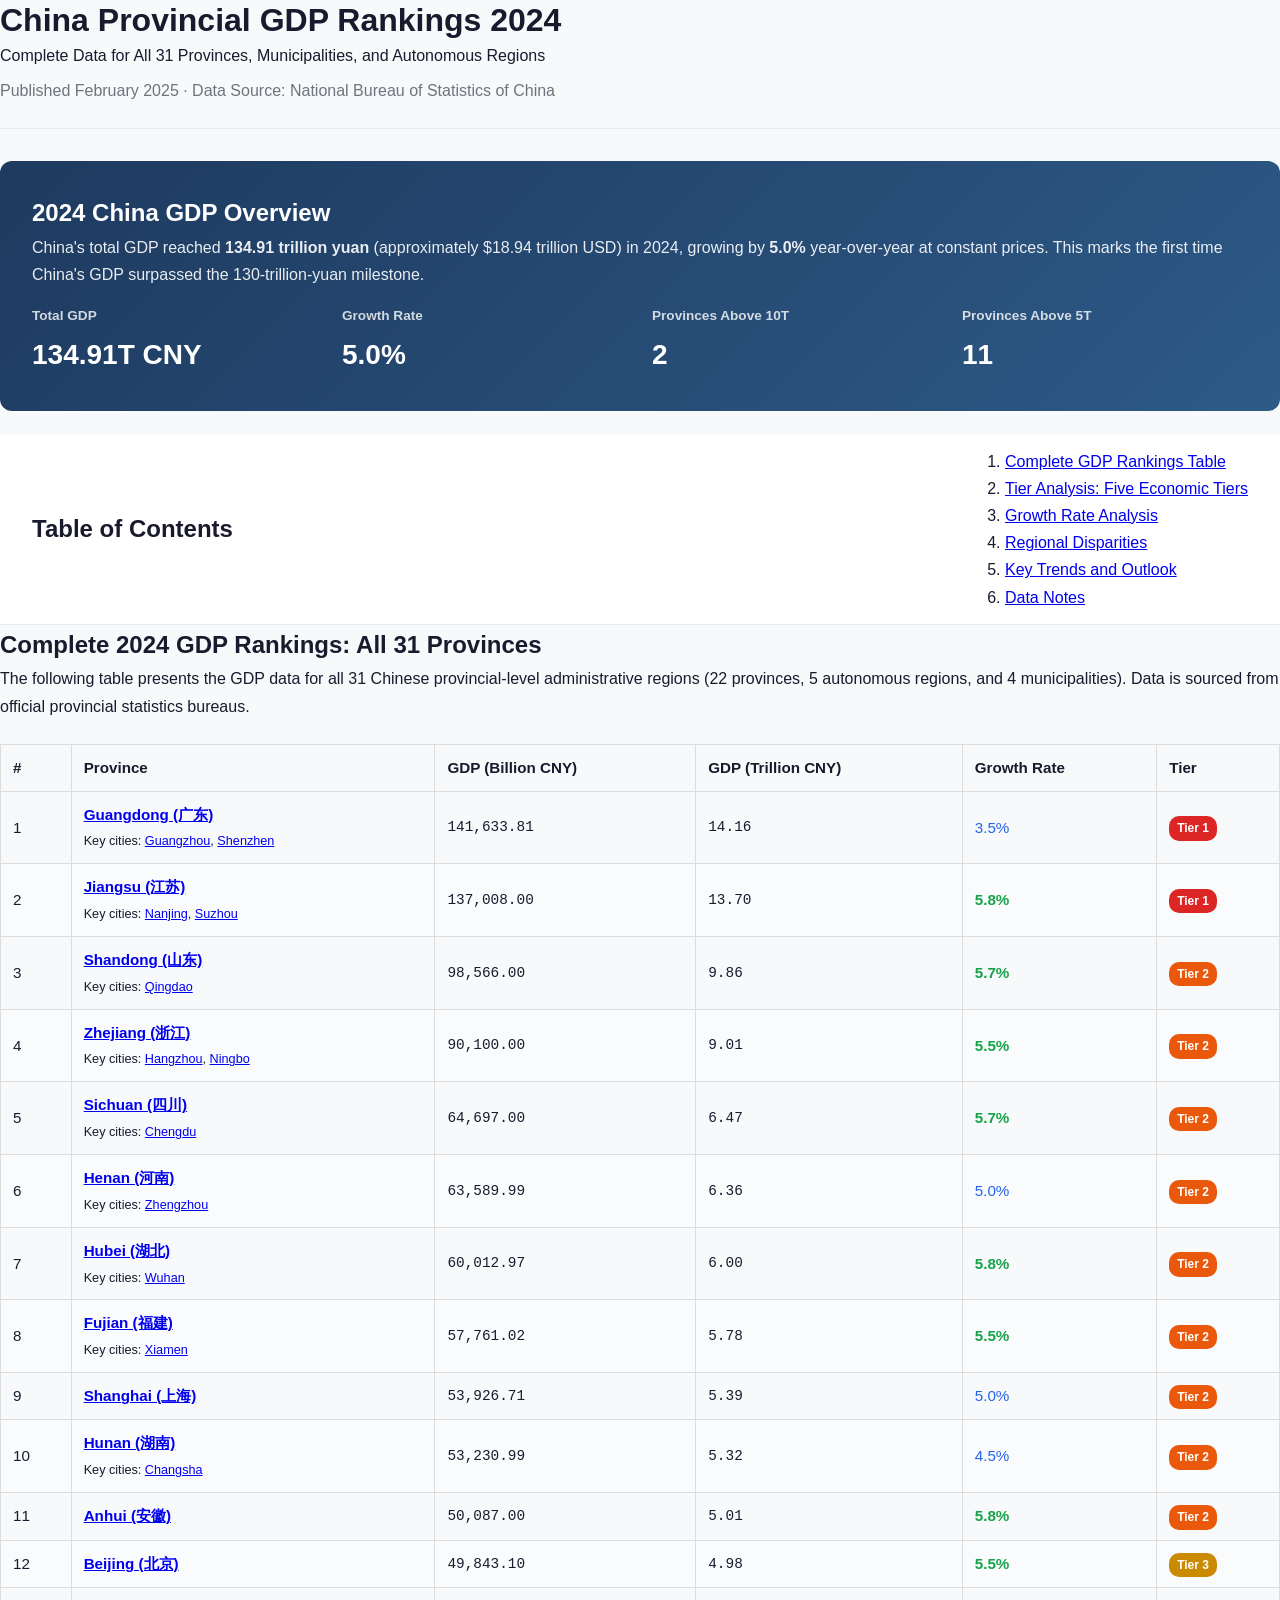
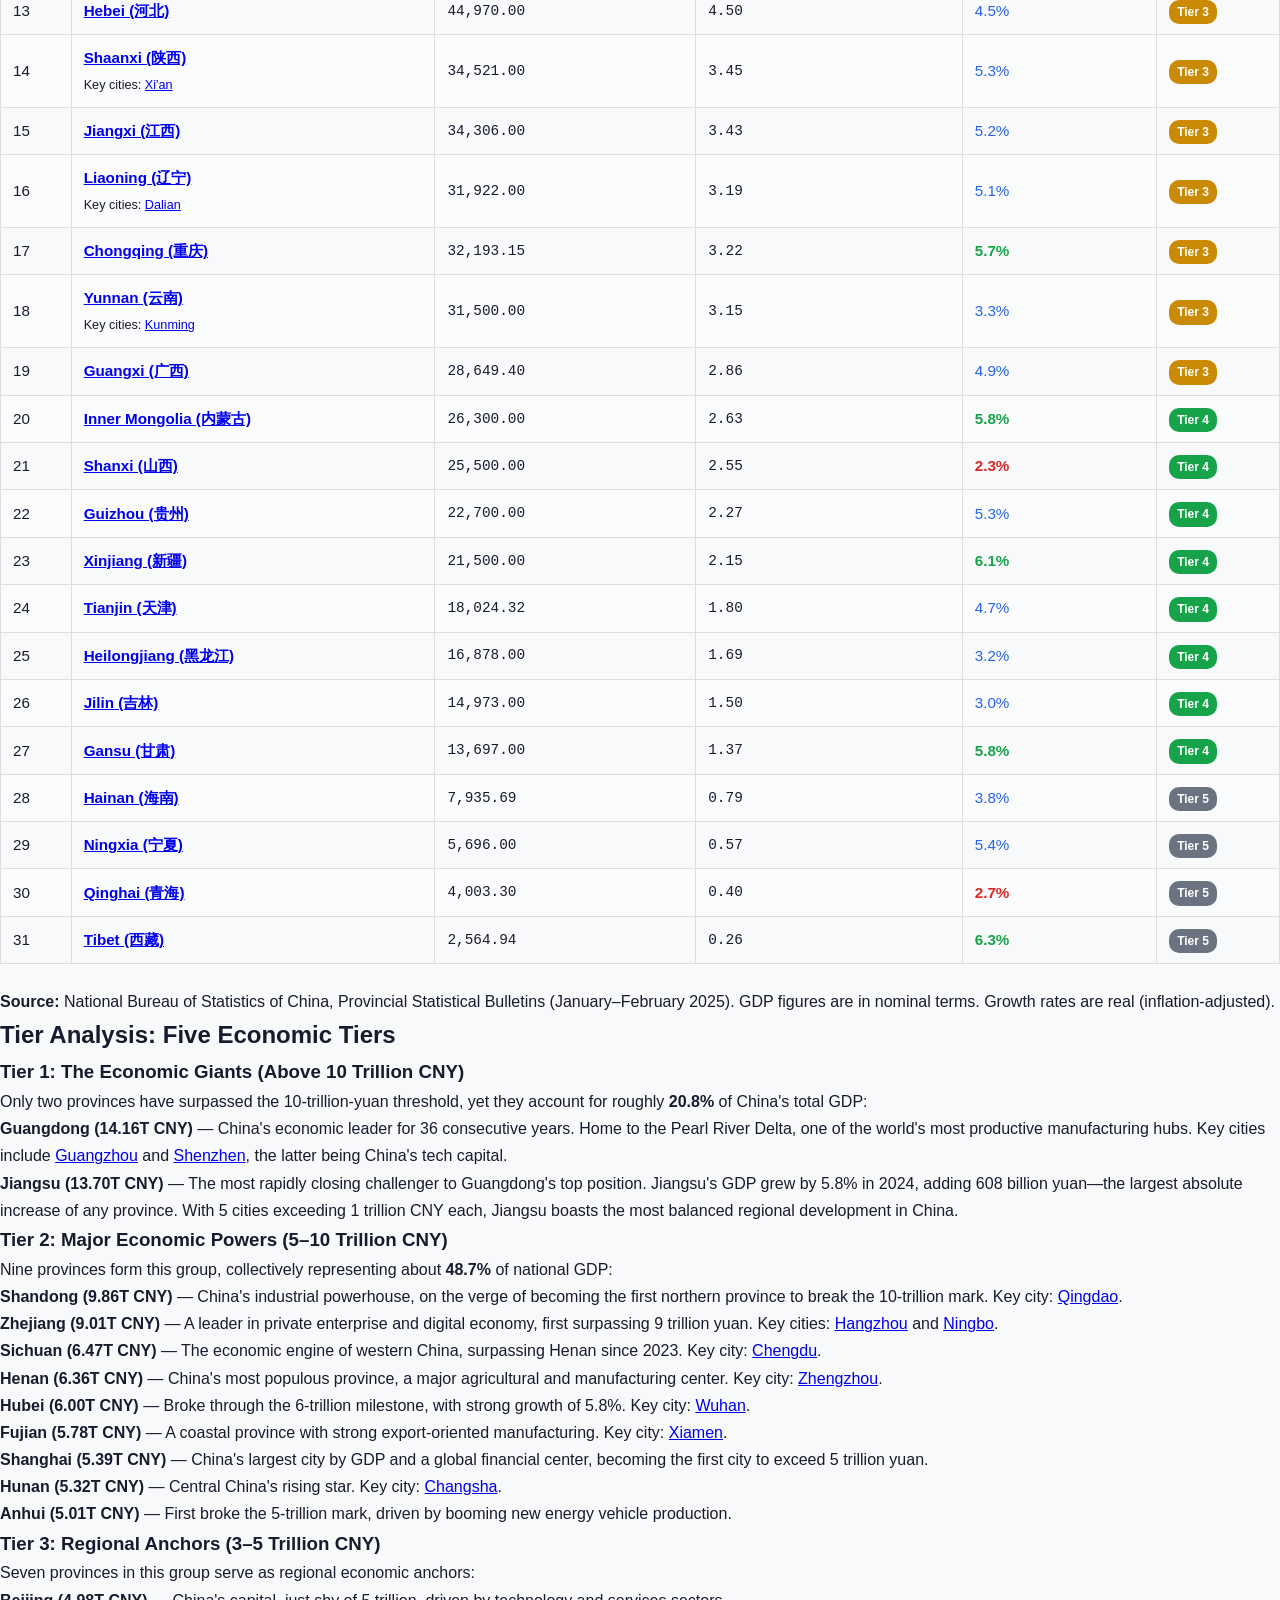
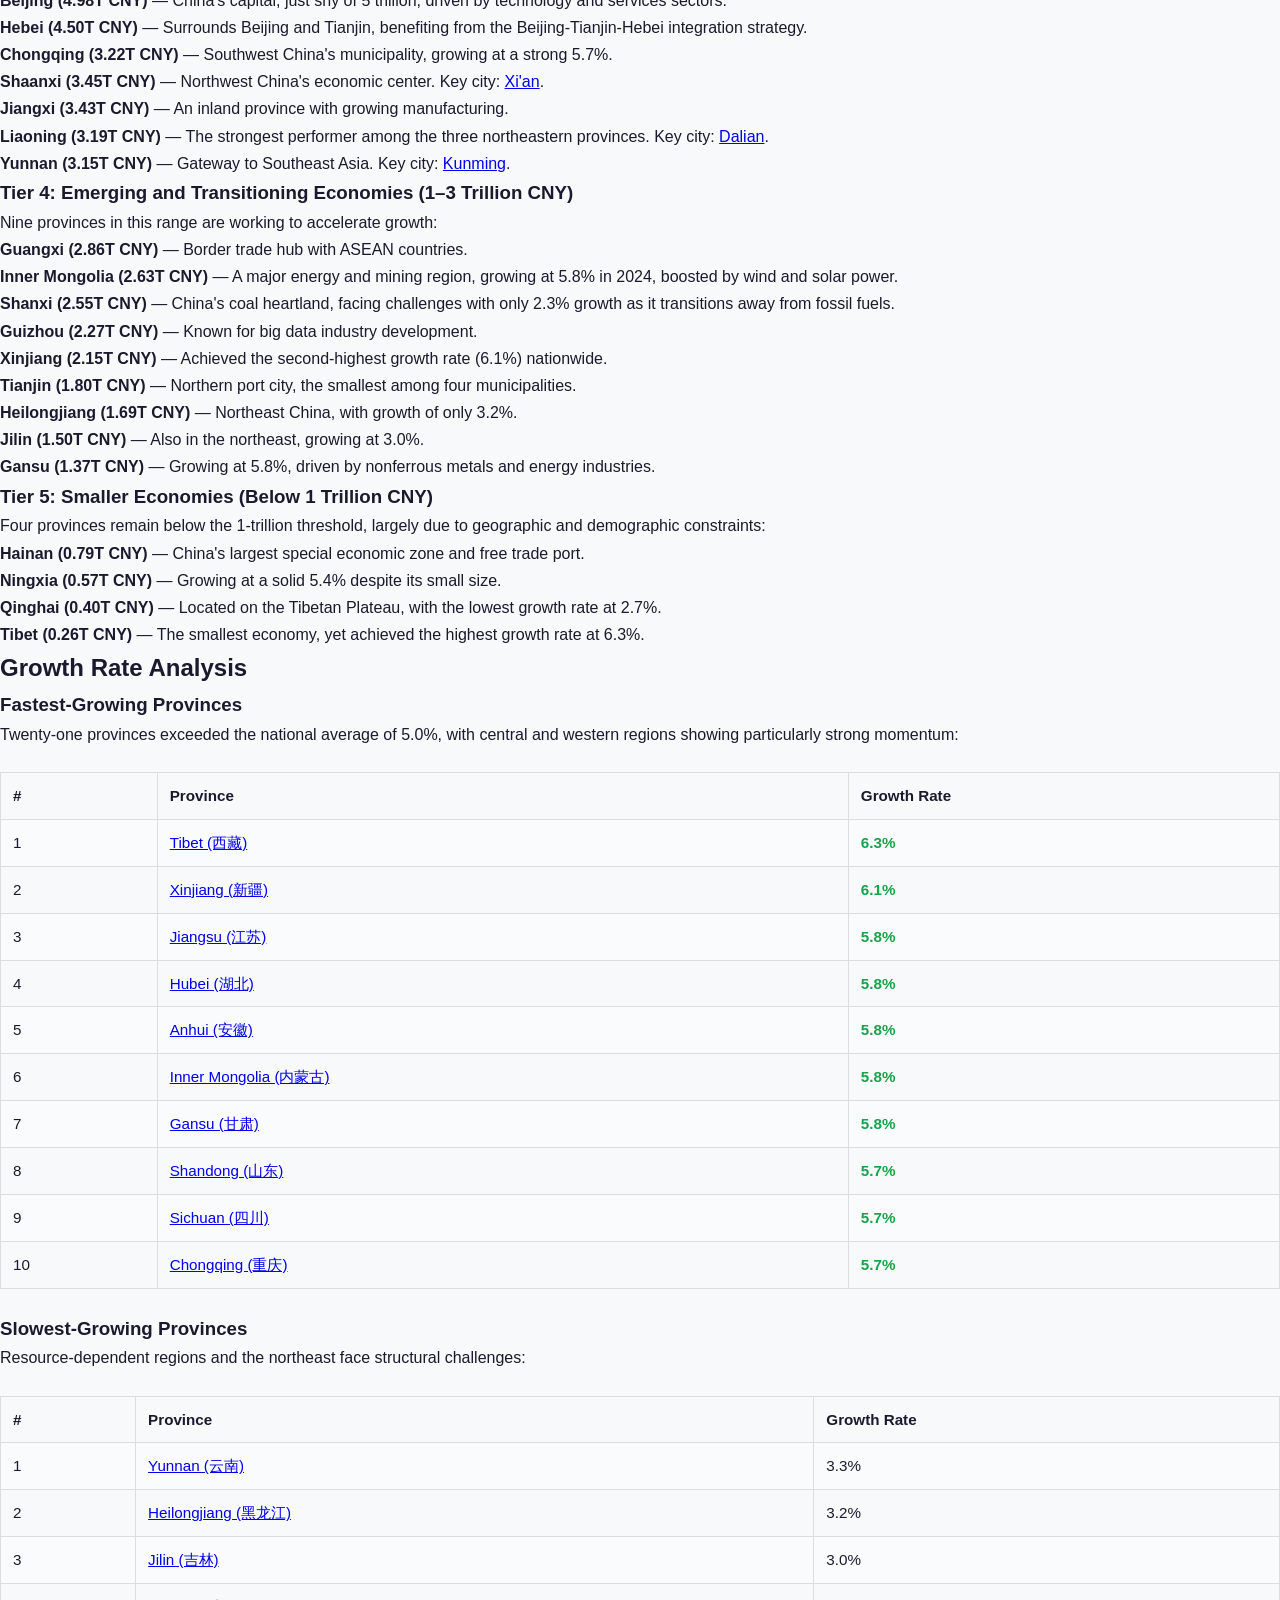
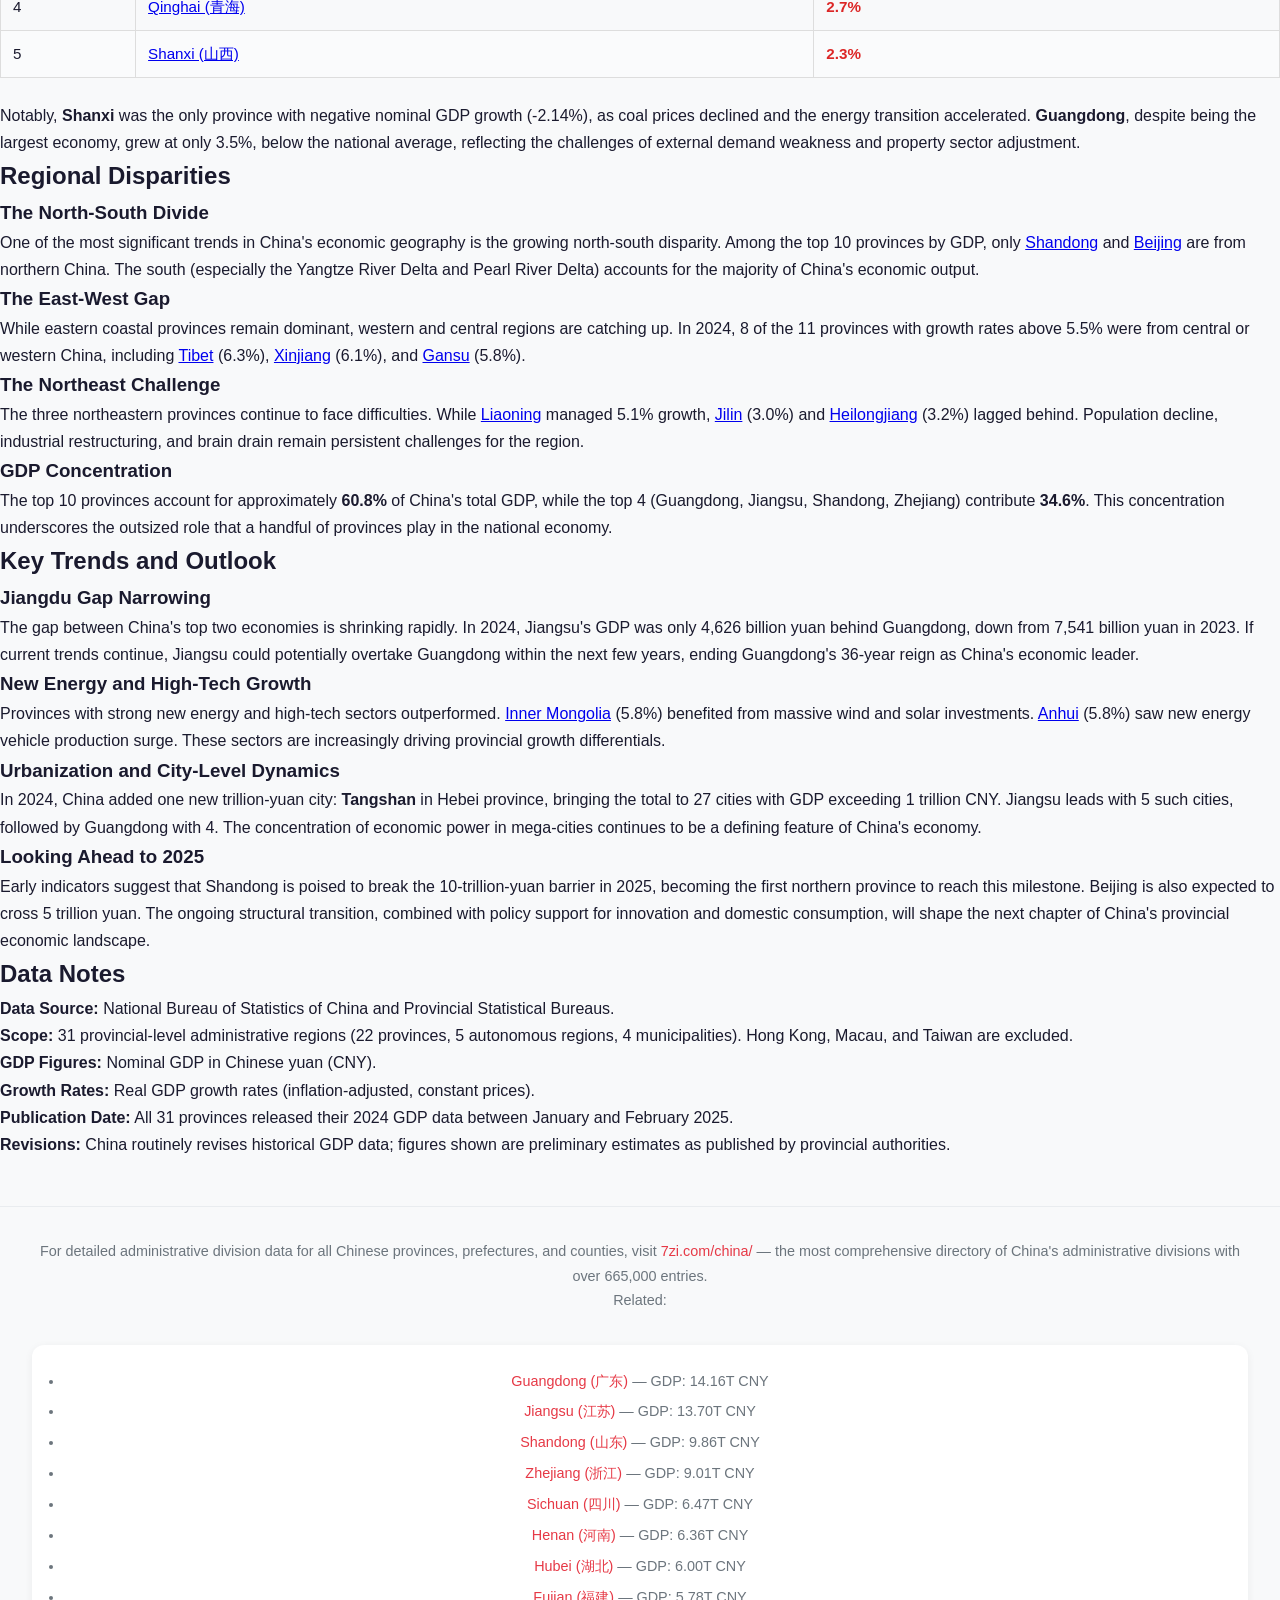
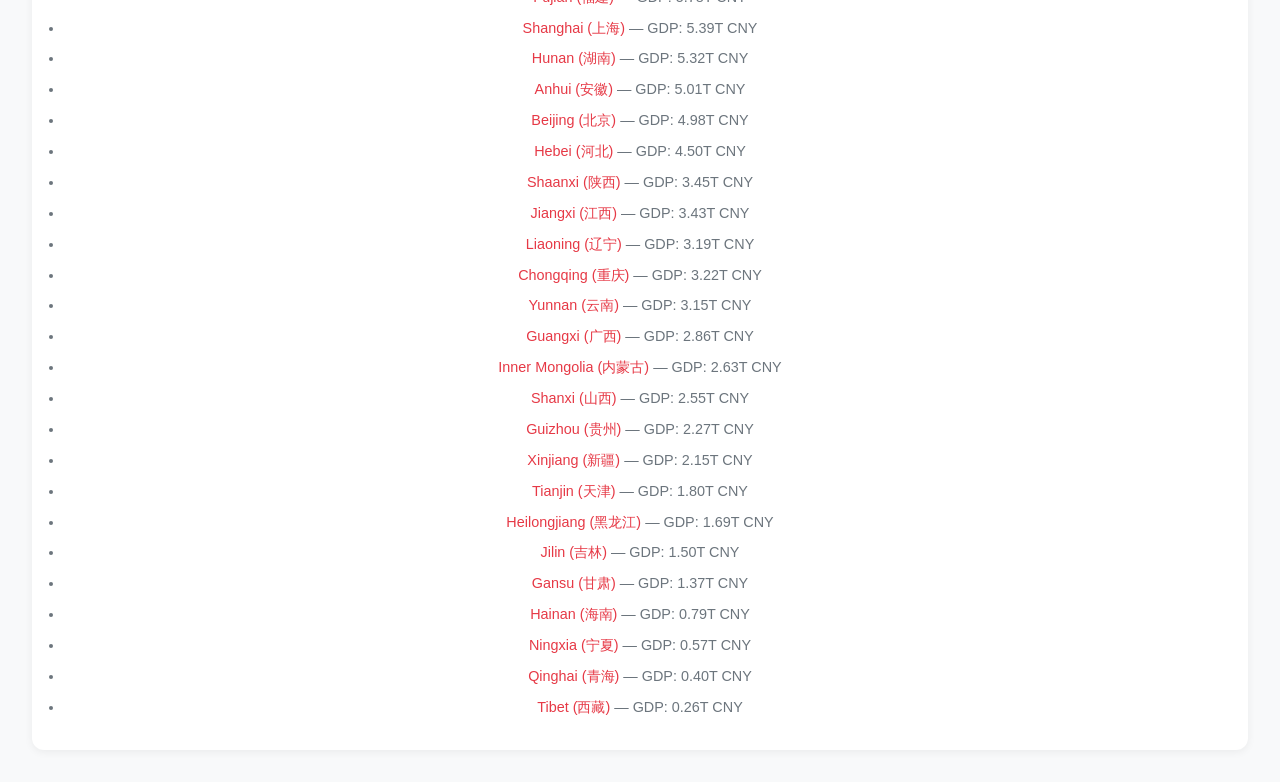
<file: china-provincial-gdp-rankings.html>
<!DOCTYPE html>
<html lang="en">
<head>
<meta charset="UTF-8">
<meta name="viewport" content="width=device-width, initial-scale=1.0">
<title>China Provincial GDP Rankings 2024: Complete Data for All 31 Provinces</title>
<meta name="description" content="Complete 2024 GDP rankings for all 31 Chinese provinces, municipalities, and autonomous regions. Includes total GDP, growth rates, regional analysis, and economic trends.">
<link rel="canonical" href="https://7zi.com/blog/china-provincial-gdp-rankings.html">
<meta property="og:title" content="China Provincial GDP Rankings 2024: Complete Data for All 31 Provinces">
<meta property="og:description" content="Complete 2024 GDP rankings for all 31 Chinese provinces with total GDP, growth rates, and regional economic analysis.">
<meta property="og:type" content="article">
<meta property="og:image" content="https://7zi.com/china/og-default.png">
<meta name="twitter:card" content="summary_large_image">
<link rel="stylesheet" href="style.css">
<script type="application/ld+json">
{
  "@context": "https://schema.org",
  "@type": "Article",
  "headline": "China Provincial GDP Rankings 2024: Complete Data for All 31 Provinces",
  "description": "Complete 2024 GDP rankings for all 31 Chinese provinces, municipalities, and autonomous regions. Includes total GDP, growth rates, regional analysis, and economic trends.",
  "datePublished": "2025-02-01",
  "dateModified": "2025-02-01",
  "author": {"@type": "Organization", "name": "7zi.com"}
}
</script>
<style>
table { border-collapse: collapse; width: 100%; margin: 1.5rem 0; font-size: 0.95rem; }
th, td { border: 1px solid #ddd; padding: 10px 12px; text-align: left; }
th { background: #f8f9fa; font-weight: 600; position: sticky; top: 0; }
tr:nth-child(even) { background: #fafbfc; }
tr:hover { background: #f0f4ff; }
.gdp-num { font-family: 'Courier New', monospace; font-size: 0.9rem; }
.growth-positive { color: #16a34a; font-weight: 600; }
.growth-slow { color: #dc2626; font-weight: 600; }
.growth-normal { color: #2563eb; }
.tier-badge { display: inline-block; padding: 2px 8px; border-radius: 10px; font-size: 0.75rem; font-weight: 600; color: #fff; }
.tier-1 { background: #dc2626; }
.tier-2 { background: #ea580c; }
.tier-3 { background: #ca8a04; }
.tier-4 { background: #16a34a; }
.tier-5 { background: #6b7280; }
.summary-card { background: linear-gradient(135deg, #1e3a5f 0%, #2d5a87 100%); color: #fff; border-radius: 12px; padding: 2rem; margin: 1.5rem 0; }
.summary-grid { display: grid; grid-template-columns: repeat(auto-fit, minmax(200px, 1fr)); gap: 1.5rem; margin-top: 1rem; }
.summary-item h4 { font-size: 0.85rem; opacity: 0.8; margin-bottom: 0.25rem; }
.summary-item p { font-size: 1.75rem; font-weight: 700; }
</style>
</head>
<body>
<article>
<header>
<h1>China Provincial GDP Rankings 2024</h1>
<p class="subtitle">Complete Data for All 31 Provinces, Municipalities, and Autonomous Regions</p>
<p class="meta">Published February 2025 &middot; Data Source: National Bureau of Statistics of China</p>
</header>

<div class="summary-card">
<h2 style="margin-top:0; color:#fff;">2024 China GDP Overview</h2>
<p style="opacity:0.9;">China's total GDP reached <strong>134.91 trillion yuan</strong> (approximately $18.94 trillion USD) in 2024, growing by <strong>5.0%</strong> year-over-year at constant prices. This marks the first time China's GDP surpassed the 130-trillion-yuan milestone.</p>
<div class="summary-grid">
<div class="summary-item"><h4>Total GDP</h4><p>134.91T CNY</p></div>
<div class="summary-item"><h4>Growth Rate</h4><p>5.0%</p></div>
<div class="summary-item"><h4>Provinces Above 10T</h4><p>2</p></div>
<div class="summary-item"><h4>Provinces Above 5T</h4><p>11</p></div>
</div>
</div>

<nav class="toc">
<h2>Table of Contents</h2>
<ol>
<li><a href="#rankings">Complete GDP Rankings Table</a></li>
<li><a href="#tier-analysis">Tier Analysis: Five Economic Tiers</a></li>
<li><a href="#growth">Growth Rate Analysis</a></li>
<li><a href="#regional">Regional Disparities</a></li>
<li><a href="#trends">Key Trends and Outlook</a></li>
<li><a href="#methodology">Data Notes</a></li>
</ol>
</nav>

<section id="rankings">
<h2>Complete 2024 GDP Rankings: All 31 Provinces</h2>
<p>The following table presents the GDP data for all 31 Chinese provincial-level administrative regions (22 provinces, 5 autonomous regions, and 4 municipalities). Data is sourced from official provincial statistics bureaus.</p>

<div style="overflow-x:auto;">
<table>
<thead>
<tr>
<th>#</th>
<th>Province</th>
<th>GDP (Billion CNY)</th>
<th>GDP (Trillion CNY)</th>
<th>Growth Rate</th>
<th>Tier</th>
</tr>
</thead>
<tbody>
<tr>
<td>1</td>
<td><strong><a href="https://7zi.com/china/guangdong.html">Guangdong (广东)</a></strong><br><small>Key cities: <a href="https://7zi.com/china/guangdong/guangzhou.html">Guangzhou</a>, <a href="https://7zi.com/china/guangdong/shenzhen.html">Shenzhen</a></small></td>
<td class="gdp-num">141,633.81</td>
<td class="gdp-num">14.16</td>
<td class="growth-normal">3.5%</td>
<td><span class="tier-badge tier-1">Tier 1</span></td>
</tr>
<tr>
<td>2</td>
<td><strong><a href="https://7zi.com/china/jiangsu.html">Jiangsu (江苏)</a></strong><br><small>Key cities: <a href="https://7zi.com/china/jiangsu/nanjing.html">Nanjing</a>, <a href="https://7zi.com/china/jiangsu/suzhou.html">Suzhou</a></small></td>
<td class="gdp-num">137,008.00</td>
<td class="gdp-num">13.70</td>
<td class="growth-positive">5.8%</td>
<td><span class="tier-badge tier-1">Tier 1</span></td>
</tr>
<tr>
<td>3</td>
<td><strong><a href="https://7zi.com/china/shandong.html">Shandong (山东)</a></strong><br><small>Key cities: <a href="https://7zi.com/china/shandong/qingdao.html">Qingdao</a></small></td>
<td class="gdp-num">98,566.00</td>
<td class="gdp-num">9.86</td>
<td class="growth-positive">5.7%</td>
<td><span class="tier-badge tier-2">Tier 2</span></td>
</tr>
<tr>
<td>4</td>
<td><strong><a href="https://7zi.com/china/zhejiang.html">Zhejiang (浙江)</a></strong><br><small>Key cities: <a href="https://7zi.com/china/zhejiang/hangzhou.html">Hangzhou</a>, <a href="https://7zi.com/china/zhejiang/ningbo.html">Ningbo</a></small></td>
<td class="gdp-num">90,100.00</td>
<td class="gdp-num">9.01</td>
<td class="growth-positive">5.5%</td>
<td><span class="tier-badge tier-2">Tier 2</span></td>
</tr>
<tr>
<td>5</td>
<td><strong><a href="https://7zi.com/china/sichuan.html">Sichuan (四川)</a></strong><br><small>Key cities: <a href="https://7zi.com/china/sichuan/chengdu.html">Chengdu</a></small></td>
<td class="gdp-num">64,697.00</td>
<td class="gdp-num">6.47</td>
<td class="growth-positive">5.7%</td>
<td><span class="tier-badge tier-2">Tier 2</span></td>
</tr>
<tr>
<td>6</td>
<td><strong><a href="https://7zi.com/china/henan.html">Henan (河南)</a></strong><br><small>Key cities: <a href="https://7zi.com/china/henan/zhengzhou.html">Zhengzhou</a></small></td>
<td class="gdp-num">63,589.99</td>
<td class="gdp-num">6.36</td>
<td class="growth-normal">5.0%</td>
<td><span class="tier-badge tier-2">Tier 2</span></td>
</tr>
<tr>
<td>7</td>
<td><strong><a href="https://7zi.com/china/hubei.html">Hubei (湖北)</a></strong><br><small>Key cities: <a href="https://7zi.com/china/hubei/wuhan.html">Wuhan</a></small></td>
<td class="gdp-num">60,012.97</td>
<td class="gdp-num">6.00</td>
<td class="growth-positive">5.8%</td>
<td><span class="tier-badge tier-2">Tier 2</span></td>
</tr>
<tr>
<td>8</td>
<td><strong><a href="https://7zi.com/china/fujian.html">Fujian (福建)</a></strong><br><small>Key cities: <a href="https://7zi.com/china/fujian/xiamen.html">Xiamen</a></small></td>
<td class="gdp-num">57,761.02</td>
<td class="gdp-num">5.78</td>
<td class="growth-positive">5.5%</td>
<td><span class="tier-badge tier-2">Tier 2</span></td>
</tr>
<tr>
<td>9</td>
<td><strong><a href="https://7zi.com/china/shanghai.html">Shanghai (上海)</a></strong></td>
<td class="gdp-num">53,926.71</td>
<td class="gdp-num">5.39</td>
<td class="growth-normal">5.0%</td>
<td><span class="tier-badge tier-2">Tier 2</span></td>
</tr>
<tr>
<td>10</td>
<td><strong><a href="https://7zi.com/china/hunan.html">Hunan (湖南)</a></strong><br><small>Key cities: <a href="https://7zi.com/china/hunan/changsha.html">Changsha</a></small></td>
<td class="gdp-num">53,230.99</td>
<td class="gdp-num">5.32</td>
<td class="growth-normal">4.5%</td>
<td><span class="tier-badge tier-2">Tier 2</span></td>
</tr>
<tr>
<td>11</td>
<td><strong><a href="https://7zi.com/china/anhui.html">Anhui (安徽)</a></strong></td>
<td class="gdp-num">50,087.00</td>
<td class="gdp-num">5.01</td>
<td class="growth-positive">5.8%</td>
<td><span class="tier-badge tier-2">Tier 2</span></td>
</tr>
<tr>
<td>12</td>
<td><strong><a href="https://7zi.com/china/beijing.html">Beijing (北京)</a></strong></td>
<td class="gdp-num">49,843.10</td>
<td class="gdp-num">4.98</td>
<td class="growth-positive">5.5%</td>
<td><span class="tier-badge tier-3">Tier 3</span></td>
</tr>
<tr>
<td>13</td>
<td><strong><a href="https://7zi.com/china/hebei.html">Hebei (河北)</a></strong></td>
<td class="gdp-num">44,970.00</td>
<td class="gdp-num">4.50</td>
<td class="growth-normal">4.5%</td>
<td><span class="tier-badge tier-3">Tier 3</span></td>
</tr>
<tr>
<td>14</td>
<td><strong><a href="https://7zi.com/china/shaanxi.html">Shaanxi (陕西)</a></strong><br><small>Key cities: <a href="https://7zi.com/china/shaanxi/xian.html">Xi'an</a></small></td>
<td class="gdp-num">34,521.00</td>
<td class="gdp-num">3.45</td>
<td class="growth-normal">5.3%</td>
<td><span class="tier-badge tier-3">Tier 3</span></td>
</tr>
<tr>
<td>15</td>
<td><strong><a href="https://7zi.com/china/jiangxi.html">Jiangxi (江西)</a></strong></td>
<td class="gdp-num">34,306.00</td>
<td class="gdp-num">3.43</td>
<td class="growth-normal">5.2%</td>
<td><span class="tier-badge tier-3">Tier 3</span></td>
</tr>
<tr>
<td>16</td>
<td><strong><a href="https://7zi.com/china/liaoning.html">Liaoning (辽宁)</a></strong><br><small>Key cities: <a href="https://7zi.com/china/liaoning/dalian.html">Dalian</a></small></td>
<td class="gdp-num">31,922.00</td>
<td class="gdp-num">3.19</td>
<td class="growth-normal">5.1%</td>
<td><span class="tier-badge tier-3">Tier 3</span></td>
</tr>
<tr>
<td>17</td>
<td><strong><a href="https://7zi.com/china/chongqing.html">Chongqing (重庆)</a></strong></td>
<td class="gdp-num">32,193.15</td>
<td class="gdp-num">3.22</td>
<td class="growth-positive">5.7%</td>
<td><span class="tier-badge tier-3">Tier 3</span></td>
</tr>
<tr>
<td>18</td>
<td><strong><a href="https://7zi.com/china/yunnan.html">Yunnan (云南)</a></strong><br><small>Key cities: <a href="https://7zi.com/china/yunnan/kunming.html">Kunming</a></small></td>
<td class="gdp-num">31,500.00</td>
<td class="gdp-num">3.15</td>
<td class="growth-normal">3.3%</td>
<td><span class="tier-badge tier-3">Tier 3</span></td>
</tr>
<tr>
<td>19</td>
<td><strong><a href="https://7zi.com/china/guangxi.html">Guangxi (广西)</a></strong></td>
<td class="gdp-num">28,649.40</td>
<td class="gdp-num">2.86</td>
<td class="growth-normal">4.9%</td>
<td><span class="tier-badge tier-3">Tier 3</span></td>
</tr>
<tr>
<td>20</td>
<td><strong><a href="https://7zi.com/china/neimenggu.html">Inner Mongolia (内蒙古)</a></strong></td>
<td class="gdp-num">26,300.00</td>
<td class="gdp-num">2.63</td>
<td class="growth-positive">5.8%</td>
<td><span class="tier-badge tier-4">Tier 4</span></td>
</tr>
<tr>
<td>21</td>
<td><strong><a href="https://7zi.com/china/shanxi.html">Shanxi (山西)</a></strong></td>
<td class="gdp-num">25,500.00</td>
<td class="gdp-num">2.55</td>
<td class="growth-slow">2.3%</td>
<td><span class="tier-badge tier-4">Tier 4</span></td>
</tr>
<tr>
<td>22</td>
<td><strong><a href="https://7zi.com/china/guizhou.html">Guizhou (贵州)</a></strong></td>
<td class="gdp-num">22,700.00</td>
<td class="gdp-num">2.27</td>
<td class="growth-normal">5.3%</td>
<td><span class="tier-badge tier-4">Tier 4</span></td>
</tr>
<tr>
<td>23</td>
<td><strong><a href="https://7zi.com/china/xinjiang.html">Xinjiang (新疆)</a></strong></td>
<td class="gdp-num">21,500.00</td>
<td class="gdp-num">2.15</td>
<td class="growth-positive">6.1%</td>
<td><span class="tier-badge tier-4">Tier 4</span></td>
</tr>
<tr>
<td>24</td>
<td><strong><a href="https://7zi.com/china/tianjin.html">Tianjin (天津)</a></strong></td>
<td class="gdp-num">18,024.32</td>
<td class="gdp-num">1.80</td>
<td class="growth-normal">4.7%</td>
<td><span class="tier-badge tier-4">Tier 4</span></td>
</tr>
<tr>
<td>25</td>
<td><strong><a href="https://7zi.com/china/heilongjiang.html">Heilongjiang (黑龙江)</a></strong></td>
<td class="gdp-num">16,878.00</td>
<td class="gdp-num">1.69</td>
<td class="growth-normal">3.2%</td>
<td><span class="tier-badge tier-4">Tier 4</span></td>
</tr>
<tr>
<td>26</td>
<td><strong><a href="https://7zi.com/china/jilin.html">Jilin (吉林)</a></strong></td>
<td class="gdp-num">14,973.00</td>
<td class="gdp-num">1.50</td>
<td class="growth-normal">3.0%</td>
<td><span class="tier-badge tier-4">Tier 4</span></td>
</tr>
<tr>
<td>27</td>
<td><strong><a href="https://7zi.com/china/gansu.html">Gansu (甘肃)</a></strong></td>
<td class="gdp-num">13,697.00</td>
<td class="gdp-num">1.37</td>
<td class="growth-positive">5.8%</td>
<td><span class="tier-badge tier-4">Tier 4</span></td>
</tr>
<tr>
<td>28</td>
<td><strong><a href="https://7zi.com/china/hainan.html">Hainan (海南)</a></strong></td>
<td class="gdp-num">7,935.69</td>
<td class="gdp-num">0.79</td>
<td class="growth-normal">3.8%</td>
<td><span class="tier-badge tier-5">Tier 5</span></td>
</tr>
<tr>
<td>29</td>
<td><strong><a href="https://7zi.com/china/ningxia.html">Ningxia (宁夏)</a></strong></td>
<td class="gdp-num">5,696.00</td>
<td class="gdp-num">0.57</td>
<td class="growth-normal">5.4%</td>
<td><span class="tier-badge tier-5">Tier 5</span></td>
</tr>
<tr>
<td>30</td>
<td><strong><a href="https://7zi.com/china/qinghai.html">Qinghai (青海)</a></strong></td>
<td class="gdp-num">4,003.30</td>
<td class="gdp-num">0.40</td>
<td class="growth-slow">2.7%</td>
<td><span class="tier-badge tier-5">Tier 5</span></td>
</tr>
<tr>
<td>31</td>
<td><strong><a href="https://7zi.com/china/xizang.html">Tibet (西藏)</a></strong></td>
<td class="gdp-num">2,564.94</td>
<td class="gdp-num">0.26</td>
<td class="growth-positive">6.3%</td>
<td><span class="tier-badge tier-5">Tier 5</span></td>
</tr>
</tbody>
</table>
</div>

<p><strong>Source:</strong> National Bureau of Statistics of China, Provincial Statistical Bulletins (January&ndash;February 2025). GDP figures are in nominal terms. Growth rates are real (inflation-adjusted).</p>
</section>

<section id="tier-analysis">
<h2>Tier Analysis: Five Economic Tiers</h2>

<h3>Tier 1: The Economic Giants (Above 10 Trillion CNY)</h3>
<p>Only two provinces have surpassed the 10-trillion-yuan threshold, yet they account for roughly <strong>20.8%</strong> of China's total GDP:</p>
<ul>
<li><strong>Guangdong (14.16T CNY)</strong> &mdash; China's economic leader for 36 consecutive years. Home to the Pearl River Delta, one of the world's most productive manufacturing hubs. Key cities include <a href="https://7zi.com/china/guangdong/guangzhou.html">Guangzhou</a> and <a href="https://7zi.com/china/guangdong/shenzhen.html">Shenzhen</a>, the latter being China's tech capital.</li>
<li><strong>Jiangsu (13.70T CNY)</strong> &mdash; The most rapidly closing challenger to Guangdong's top position. Jiangsu's GDP grew by 5.8% in 2024, adding 608 billion yuan&mdash;the largest absolute increase of any province. With 5 cities exceeding 1 trillion CNY each, Jiangsu boasts the most balanced regional development in China.</li>
</ul>

<h3>Tier 2: Major Economic Powers (5&ndash;10 Trillion CNY)</h3>
<p>Nine provinces form this group, collectively representing about <strong>48.7%</strong> of national GDP:</p>
<ul>
<li><strong>Shandong (9.86T CNY)</strong> &mdash; China's industrial powerhouse, on the verge of becoming the first northern province to break the 10-trillion mark. Key city: <a href="https://7zi.com/china/shandong/qingdao.html">Qingdao</a>.</li>
<li><strong>Zhejiang (9.01T CNY)</strong> &mdash; A leader in private enterprise and digital economy, first surpassing 9 trillion yuan. Key cities: <a href="https://7zi.com/china/zhejiang/hangzhou.html">Hangzhou</a> and <a href="https://7zi.com/china/zhejiang/ningbo.html">Ningbo</a>.</li>
<li><strong>Sichuan (6.47T CNY)</strong> &mdash; The economic engine of western China, surpassing Henan since 2023. Key city: <a href="https://7zi.com/china/sichuan/chengdu.html">Chengdu</a>.</li>
<li><strong>Henan (6.36T CNY)</strong> &mdash; China's most populous province, a major agricultural and manufacturing center. Key city: <a href="https://7zi.com/china/henan/zhengzhou.html">Zhengzhou</a>.</li>
<li><strong>Hubei (6.00T CNY)</strong> &mdash; Broke through the 6-trillion milestone, with strong growth of 5.8%. Key city: <a href="https://7zi.com/china/hubei/wuhan.html">Wuhan</a>.</li>
<li><strong>Fujian (5.78T CNY)</strong> &mdash; A coastal province with strong export-oriented manufacturing. Key city: <a href="https://7zi.com/china/fujian/xiamen.html">Xiamen</a>.</li>
<li><strong>Shanghai (5.39T CNY)</strong> &mdash; China's largest city by GDP and a global financial center, becoming the first city to exceed 5 trillion yuan.</li>
<li><strong>Hunan (5.32T CNY)</strong> &mdash; Central China's rising star. Key city: <a href="https://7zi.com/china/hunan/changsha.html">Changsha</a>.</li>
<li><strong>Anhui (5.01T CNY)</strong> &mdash; First broke the 5-trillion mark, driven by booming new energy vehicle production.</li>
</ul>

<h3>Tier 3: Regional Anchors (3&ndash;5 Trillion CNY)</h3>
<p>Seven provinces in this group serve as regional economic anchors:</p>
<ul>
<li><strong>Beijing (4.98T CNY)</strong> &mdash; China's capital, just shy of 5 trillion, driven by technology and services sectors.</li>
<li><strong>Hebei (4.50T CNY)</strong> &mdash; Surrounds Beijing and Tianjin, benefiting from the Beijing-Tianjin-Hebei integration strategy.</li>
<li><strong>Chongqing (3.22T CNY)</strong> &mdash; Southwest China's municipality, growing at a strong 5.7%.</li>
<li><strong>Shaanxi (3.45T CNY)</strong> &mdash; Northwest China's economic center. Key city: <a href="https://7zi.com/china/shaanxi/xian.html">Xi'an</a>.</li>
<li><strong>Jiangxi (3.43T CNY)</strong> &mdash; An inland province with growing manufacturing.</li>
<li><strong>Liaoning (3.19T CNY)</strong> &mdash; The strongest performer among the three northeastern provinces. Key city: <a href="https://7zi.com/china/liaoning/dalian.html">Dalian</a>.</li>
<li><strong>Yunnan (3.15T CNY)</strong> &mdash; Gateway to Southeast Asia. Key city: <a href="https://7zi.com/china/yunnan/kunming.html">Kunming</a>.</li>
</ul>

<h3>Tier 4: Emerging and Transitioning Economies (1&ndash;3 Trillion CNY)</h3>
<p>Nine provinces in this range are working to accelerate growth:</p>
<ul>
<li><strong>Guangxi (2.86T CNY)</strong> &mdash; Border trade hub with ASEAN countries.</li>
<li><strong>Inner Mongolia (2.63T CNY)</strong> &mdash; A major energy and mining region, growing at 5.8% in 2024, boosted by wind and solar power.</li>
<li><strong>Shanxi (2.55T CNY)</strong> &mdash; China's coal heartland, facing challenges with only 2.3% growth as it transitions away from fossil fuels.</li>
<li><strong>Guizhou (2.27T CNY)</strong> &mdash; Known for big data industry development.</li>
<li><strong>Xinjiang (2.15T CNY)</strong> &mdash; Achieved the second-highest growth rate (6.1%) nationwide.</li>
<li><strong>Tianjin (1.80T CNY)</strong> &mdash; Northern port city, the smallest among four municipalities.</li>
<li><strong>Heilongjiang (1.69T CNY)</strong> &mdash; Northeast China, with growth of only 3.2%.</li>
<li><strong>Jilin (1.50T CNY)</strong> &mdash; Also in the northeast, growing at 3.0%.</li>
<li><strong>Gansu (1.37T CNY)</strong> &mdash; Growing at 5.8%, driven by nonferrous metals and energy industries.</li>
</ul>

<h3>Tier 5: Smaller Economies (Below 1 Trillion CNY)</h3>
<p>Four provinces remain below the 1-trillion threshold, largely due to geographic and demographic constraints:</p>
<ul>
<li><strong>Hainan (0.79T CNY)</strong> &mdash; China's largest special economic zone and free trade port.</li>
<li><strong>Ningxia (0.57T CNY)</strong> &mdash; Growing at a solid 5.4% despite its small size.</li>
<li><strong>Qinghai (0.40T CNY)</strong> &mdash; Located on the Tibetan Plateau, with the lowest growth rate at 2.7%.</li>
<li><strong>Tibet (0.26T CNY)</strong> &mdash; The smallest economy, yet achieved the highest growth rate at 6.3%.</li>
</ul>
</section>

<section id="growth">
<h2>Growth Rate Analysis</h2>

<h3>Fastest-Growing Provinces</h3>
<p>Twenty-one provinces exceeded the national average of 5.0%, with central and western regions showing particularly strong momentum:</p>
<table>
<tr><th>#</th><th>Province</th><th>Growth Rate</th></tr>
<tr><td>1</td><td><a href="https://7zi.com/china/xizang.html">Tibet (西藏)</a></td><td class="growth-positive">6.3%</td></tr>
<tr><td>2</td><td><a href="https://7zi.com/china/xinjiang.html">Xinjiang (新疆)</a></td><td class="growth-positive">6.1%</td></tr>
<tr><td>3</td><td><a href="https://7zi.com/china/jiangsu.html">Jiangsu (江苏)</a></td><td class="growth-positive">5.8%</td></tr>
<tr><td>4</td><td><a href="https://7zi.com/china/hubei.html">Hubei (湖北)</a></td><td class="growth-positive">5.8%</td></tr>
<tr><td>5</td><td><a href="https://7zi.com/china/anhui.html">Anhui (安徽)</a></td><td class="growth-positive">5.8%</td></tr>
<tr><td>6</td><td><a href="https://7zi.com/china/neimenggu.html">Inner Mongolia (内蒙古)</a></td><td class="growth-positive">5.8%</td></tr>
<tr><td>7</td><td><a href="https://7zi.com/china/gansu.html">Gansu (甘肃)</a></td><td class="growth-positive">5.8%</td></tr>
<tr><td>8</td><td><a href="https://7zi.com/china/shandong.html">Shandong (山东)</a></td><td class="growth-positive">5.7%</td></tr>
<tr><td>9</td><td><a href="https://7zi.com/china/sichuan.html">Sichuan (四川)</a></td><td class="growth-positive">5.7%</td></tr>
<tr><td>10</td><td><a href="https://7zi.com/china/chongqing.html">Chongqing (重庆)</a></td><td class="growth-positive">5.7%</td></tr>
</table>

<h3>Slowest-Growing Provinces</h3>
<p>Resource-dependent regions and the northeast face structural challenges:</p>
<table>
<tr><th>#</th><th>Province</th><th>Growth Rate</th></tr>
<tr><td>1</td><td><a href="https://7zi.com/china/yunnan.html">Yunnan (云南)</a></td><td class="">3.3%</td></tr>
<tr><td>2</td><td><a href="https://7zi.com/china/heilongjiang.html">Heilongjiang (黑龙江)</a></td><td class="">3.2%</td></tr>
<tr><td>3</td><td><a href="https://7zi.com/china/jilin.html">Jilin (吉林)</a></td><td class="">3.0%</td></tr>
<tr><td>4</td><td><a href="https://7zi.com/china/qinghai.html">Qinghai (青海)</a></td><td class="growth-slow">2.7%</td></tr>
<tr><td>5</td><td><a href="https://7zi.com/china/shanxi.html">Shanxi (山西)</a></td><td class="growth-slow">2.3%</td></tr>
</table>

<p>Notably, <strong>Shanxi</strong> was the only province with negative nominal GDP growth (-2.14%), as coal prices declined and the energy transition accelerated. <strong>Guangdong</strong>, despite being the largest economy, grew at only 3.5%, below the national average, reflecting the challenges of external demand weakness and property sector adjustment.</p>
</section>

<section id="regional">
<h2>Regional Disparities</h2>

<h3>The North-South Divide</h3>
<p>One of the most significant trends in China's economic geography is the growing north-south disparity. Among the top 10 provinces by GDP, only <a href="https://7zi.com/china/shandong.html">Shandong</a> and <a href="https://7zi.com/china/beijing.html">Beijing</a> are from northern China. The south (especially the Yangtze River Delta and Pearl River Delta) accounts for the majority of China's economic output.</p>

<h3>The East-West Gap</h3>
<p>While eastern coastal provinces remain dominant, western and central regions are catching up. In 2024, 8 of the 11 provinces with growth rates above 5.5% were from central or western China, including <a href="https://7zi.com/china/xizang.html">Tibet</a> (6.3%), <a href="https://7zi.com/china/xinjiang.html">Xinjiang</a> (6.1%), and <a href="https://7zi.com/china/gansu.html">Gansu</a> (5.8%).</p>

<h3>The Northeast Challenge</h3>
<p>The three northeastern provinces continue to face difficulties. While <a href="https://7zi.com/china/liaoning.html">Liaoning</a> managed 5.1% growth, <a href="https://7zi.com/china/jilin.html">Jilin</a> (3.0%) and <a href="https://7zi.com/china/heilongjiang.html">Heilongjiang</a> (3.2%) lagged behind. Population decline, industrial restructuring, and brain drain remain persistent challenges for the region.</p>

<h3>GDP Concentration</h3>
<p>The top 10 provinces account for approximately <strong>60.8%</strong> of China's total GDP, while the top 4 (Guangdong, Jiangsu, Shandong, Zhejiang) contribute <strong>34.6%</strong>. This concentration underscores the outsized role that a handful of provinces play in the national economy.</p>
</section>

<section id="trends">
<h2>Key Trends and Outlook</h2>

<h3>Jiangdu Gap Narrowing</h3>
<p>The gap between China's top two economies is shrinking rapidly. In 2024, Jiangsu's GDP was only 4,626 billion yuan behind Guangdong, down from 7,541 billion yuan in 2023. If current trends continue, Jiangsu could potentially overtake Guangdong within the next few years, ending Guangdong's 36-year reign as China's economic leader.</p>

<h3>New Energy and High-Tech Growth</h3>
<p>Provinces with strong new energy and high-tech sectors outperformed. <a href="https://7zi.com/china/neimenggu.html">Inner Mongolia</a> (5.8%) benefited from massive wind and solar investments. <a href="https://7zi.com/china/anhui.html">Anhui</a> (5.8%) saw new energy vehicle production surge. These sectors are increasingly driving provincial growth differentials.</p>

<h3>Urbanization and City-Level Dynamics</h3>
<p>In 2024, China added one new trillion-yuan city: <strong>Tangshan</strong> in Hebei province, bringing the total to 27 cities with GDP exceeding 1 trillion CNY. Jiangsu leads with 5 such cities, followed by Guangdong with 4. The concentration of economic power in mega-cities continues to be a defining feature of China's economy.</p>

<h3>Looking Ahead to 2025</h3>
<p>Early indicators suggest that Shandong is poised to break the 10-trillion-yuan barrier in 2025, becoming the first northern province to reach this milestone. Beijing is also expected to cross 5 trillion yuan. The ongoing structural transition, combined with policy support for innovation and domestic consumption, will shape the next chapter of China's provincial economic landscape.</p>
</section>

<section id="methodology">
<h2>Data Notes</h2>
<ul>
<li><strong>Data Source:</strong> National Bureau of Statistics of China and Provincial Statistical Bureaus.</li>
<li><strong>Scope:</strong> 31 provincial-level administrative regions (22 provinces, 5 autonomous regions, 4 municipalities). Hong Kong, Macau, and Taiwan are excluded.</li>
<li><strong>GDP Figures:</strong> Nominal GDP in Chinese yuan (CNY).</li>
<li><strong>Growth Rates:</strong> Real GDP growth rates (inflation-adjusted, constant prices).</li>
<li><strong>Publication Date:</strong> All 31 provinces released their 2024 GDP data between January and February 2025.</li>
<li><strong>Revisions:</strong> China routinely revises historical GDP data; figures shown are preliminary estimates as published by provincial authorities.</li>
</ul>
</section>

<footer>
<p>For detailed administrative division data for all Chinese provinces, prefectures, and counties, visit <a href="https://7zi.com/china/">7zi.com/china/</a> &mdash; the most comprehensive directory of China's administrative divisions with over 665,000 entries.</p>
<p class="related-title">Related:</p>
<ul class="related-links">
<li><a href="https://7zi.com/china/guangdong.html">Guangdong (广东)</a> &mdash; GDP: 14.16T CNY</li>
<li><a href="https://7zi.com/china/jiangsu.html">Jiangsu (江苏)</a> &mdash; GDP: 13.70T CNY</li>
<li><a href="https://7zi.com/china/shandong.html">Shandong (山东)</a> &mdash; GDP: 9.86T CNY</li>
<li><a href="https://7zi.com/china/zhejiang.html">Zhejiang (浙江)</a> &mdash; GDP: 9.01T CNY</li>
<li><a href="https://7zi.com/china/sichuan.html">Sichuan (四川)</a> &mdash; GDP: 6.47T CNY</li>
<li><a href="https://7zi.com/china/henan.html">Henan (河南)</a> &mdash; GDP: 6.36T CNY</li>
<li><a href="https://7zi.com/china/hubei.html">Hubei (湖北)</a> &mdash; GDP: 6.00T CNY</li>
<li><a href="https://7zi.com/china/fujian.html">Fujian (福建)</a> &mdash; GDP: 5.78T CNY</li>
<li><a href="https://7zi.com/china/shanghai.html">Shanghai (上海)</a> &mdash; GDP: 5.39T CNY</li>
<li><a href="https://7zi.com/china/hunan.html">Hunan (湖南)</a> &mdash; GDP: 5.32T CNY</li>
<li><a href="https://7zi.com/china/anhui.html">Anhui (安徽)</a> &mdash; GDP: 5.01T CNY</li>
<li><a href="https://7zi.com/china/beijing.html">Beijing (北京)</a> &mdash; GDP: 4.98T CNY</li>
<li><a href="https://7zi.com/china/hebei.html">Hebei (河北)</a> &mdash; GDP: 4.50T CNY</li>
<li><a href="https://7zi.com/china/shaanxi.html">Shaanxi (陕西)</a> &mdash; GDP: 3.45T CNY</li>
<li><a href="https://7zi.com/china/jiangxi.html">Jiangxi (江西)</a> &mdash; GDP: 3.43T CNY</li>
<li><a href="https://7zi.com/china/liaoning.html">Liaoning (辽宁)</a> &mdash; GDP: 3.19T CNY</li>
<li><a href="https://7zi.com/china/chongqing.html">Chongqing (重庆)</a> &mdash; GDP: 3.22T CNY</li>
<li><a href="https://7zi.com/china/yunnan.html">Yunnan (云南)</a> &mdash; GDP: 3.15T CNY</li>
<li><a href="https://7zi.com/china/guangxi.html">Guangxi (广西)</a> &mdash; GDP: 2.86T CNY</li>
<li><a href="https://7zi.com/china/neimenggu.html">Inner Mongolia (内蒙古)</a> &mdash; GDP: 2.63T CNY</li>
<li><a href="https://7zi.com/china/shanxi.html">Shanxi (山西)</a> &mdash; GDP: 2.55T CNY</li>
<li><a href="https://7zi.com/china/guizhou.html">Guizhou (贵州)</a> &mdash; GDP: 2.27T CNY</li>
<li><a href="https://7zi.com/china/xinjiang.html">Xinjiang (新疆)</a> &mdash; GDP: 2.15T CNY</li>
<li><a href="https://7zi.com/china/tianjin.html">Tianjin (天津)</a> &mdash; GDP: 1.80T CNY</li>
<li><a href="https://7zi.com/china/heilongjiang.html">Heilongjiang (黑龙江)</a> &mdash; GDP: 1.69T CNY</li>
<li><a href="https://7zi.com/china/jilin.html">Jilin (吉林)</a> &mdash; GDP: 1.50T CNY</li>
<li><a href="https://7zi.com/china/gansu.html">Gansu (甘肃)</a> &mdash; GDP: 1.37T CNY</li>
<li><a href="https://7zi.com/china/hainan.html">Hainan (海南)</a> &mdash; GDP: 0.79T CNY</li>
<li><a href="https://7zi.com/china/ningxia.html">Ningxia (宁夏)</a> &mdash; GDP: 0.57T CNY</li>
<li><a href="https://7zi.com/china/qinghai.html">Qinghai (青海)</a> &mdash; GDP: 0.40T CNY</li>
<li><a href="https://7zi.com/china/xizang.html">Tibet (西藏)</a> &mdash; GDP: 0.26T CNY</li>
</ul>
</footer>
</article>
</body>
</html>
</file>
<file: style.css>
* {
  margin: 0;
  padding: 0;
  box-sizing: border-box;
}

body {
  font-family: -apple-system, BlinkMacSystemFont, "Segoe UI", Roboto, "Helvetica Neue", Arial, sans-serif;
  line-height: 1.7;
  color: #1a1a2e;
  background: #f8f9fa;
}

nav {
  background: #fff;
  border-bottom: 1px solid #e9ecef;
  padding: 0.8rem 2rem;
  display: flex;
  justify-content: space-between;
  align-items: center;
  position: sticky;
  top: 0;
  z-index: 100;
}

.nav-brand a {
  font-size: 1.4rem;
  font-weight: 700;
  color: #e63946;
  text-decoration: none;
}

.nav-links a {
  color: #495057;
  text-decoration: none;
  margin: 0 0.5rem;
}
.nav-links a:hover { color: #e63946; }

main {
  max-width: 800px;
  margin: 2rem auto;
  padding: 0 1.5rem;
}

.page-header {
  text-align: center;
  margin-bottom: 2.5rem;
}
.page-header h1 { font-size: 2.2rem; margin-bottom: 0.5rem; }
.page-header p { color: #6c757d; font-size: 1.1rem; }

.articles { display: flex; flex-direction: column; gap: 1.5rem; }

.card {
  background: #fff;
  border-radius: 12px;
  padding: 1.5rem 2rem;
  box-shadow: 0 2px 8px rgba(0,0,0,0.06);
  transition: box-shadow 0.2s, transform 0.2s;
}
.card:hover {
  box-shadow: 0 4px 16px rgba(0,0,0,0.1);
  transform: translateY(-2px);
}
.card h2 { font-size: 1.4rem; margin-bottom: 0.3rem; }
.card h2 a { color: #1a1a2e; text-decoration: none; }
.card h2 a:hover { color: #e63946; }
.card .meta { color: #6c757d; font-size: 0.9rem; margin-bottom: 0.5rem; }
.card p { color: #495057; }

/* Article page */
.article-page { max-width: 720px; }

article header {
  margin-bottom: 2rem;
  padding-bottom: 1.5rem;
  border-bottom: 1px solid #e9ecef;
}
article header h1 { font-size: 2rem; line-height: 1.3; }
article header .meta { color: #6c757d; margin-top: 0.5rem; }

.article-body h2 {
  font-size: 1.5rem;
  margin: 2rem 0 0.8rem;
  color: #1a1a2e;
}
.article-body h3 {
  font-size: 1.25rem;
  margin: 1.5rem 0 0.6rem;
  color: #2d2d44;
}
.article-body h4 {
  font-size: 1.1rem;
  margin: 1.2rem 0 0.5rem;
}
.article-body p { margin-bottom: 1rem; color: #333; }
.article-body ul, .article-body ol {
  margin: 0.8rem 0 1rem 1.5rem;
  color: #333;
}
.article-body li { margin-bottom: 0.4rem; }
.article-body strong { color: #1a1a2e; }
.article-body code {
  background: #f1f3f5;
  padding: 0.15rem 0.4rem;
  border-radius: 4px;
  font-size: 0.9em;
  color: #d6336c;
}
.article-body pre {
  background: #212529;
  color: #f8f9fa;
  padding: 1.2rem;
  border-radius: 8px;
  overflow-x: auto;
  margin: 1rem 0;
}
.article-body pre code {
  background: none;
  color: inherit;
  padding: 0;
}
.article-body blockquote {
  border-left: 4px solid #e63946;
  padding: 0.8rem 1.2rem;
  margin: 1rem 0;
  background: #fff5f5;
  border-radius: 0 8px 8px 0;
  color: #495057;
}
.article-body table {
  width: 100%;
  border-collapse: collapse;
  margin: 1rem 0;
}
.article-body td, .article-body th {
  border: 1px solid #dee2e6;
  padding: 0.6rem 0.8rem;
  text-align: left;
}
.article-body th { background: #f8f9fa; font-weight: 600; }
.article-body a { color: #e63946; text-decoration: none; }
.article-body a:hover { text-decoration: underline; }
.article-body img { max-width: 100%; border-radius: 8px; margin: 1rem 0; }

.related-links {
  background: #fff;
  border-radius: 12px;
  padding: 1.5rem 2rem;
  margin-top: 2rem;
  box-shadow: 0 2px 8px rgba(0,0,0,0.06);
}
.related-links h3 { margin-bottom: 0.8rem; color: #1a1a2e; }
.related-links ul { list-style: none; padding: 0; }
.related-links li { margin-bottom: 0.4rem; }
.related-links a { color: #e63946; text-decoration: none; }
.related-links a:hover { text-decoration: underline; }

footer {
  text-align: center;
  padding: 2rem;
  color: #6c757d;
  font-size: 0.9rem;
  border-top: 1px solid #e9ecef;
  margin-top: 3rem;
}
footer a { color: #e63946; text-decoration: none; }
footer a:hover { text-decoration: underline; }

@media (max-width: 768px) {
  nav { flex-direction: column; gap: 0.5rem; padding: 0.8rem 1rem; }
  main { padding: 0 1rem; }
  .card { padding: 1.2rem; }
  article header h1 { font-size: 1.5rem; }
}
</file>
